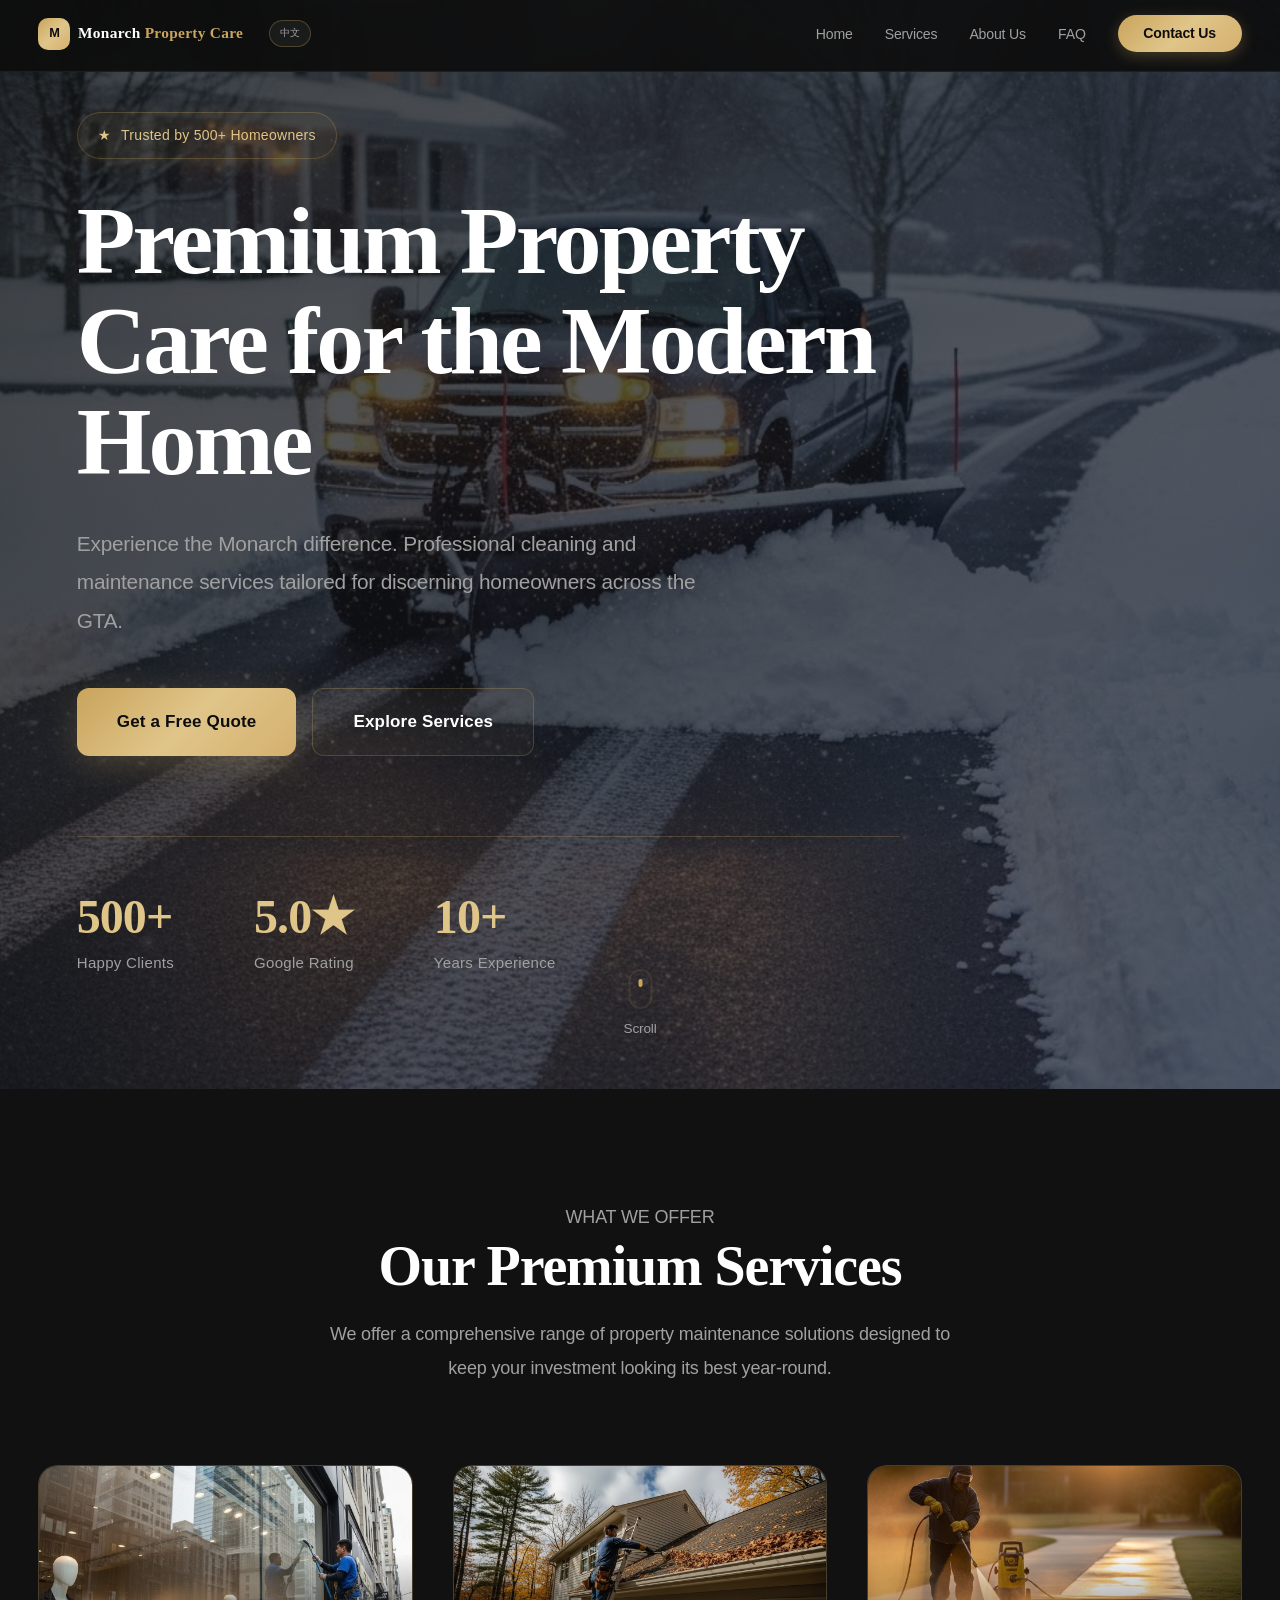
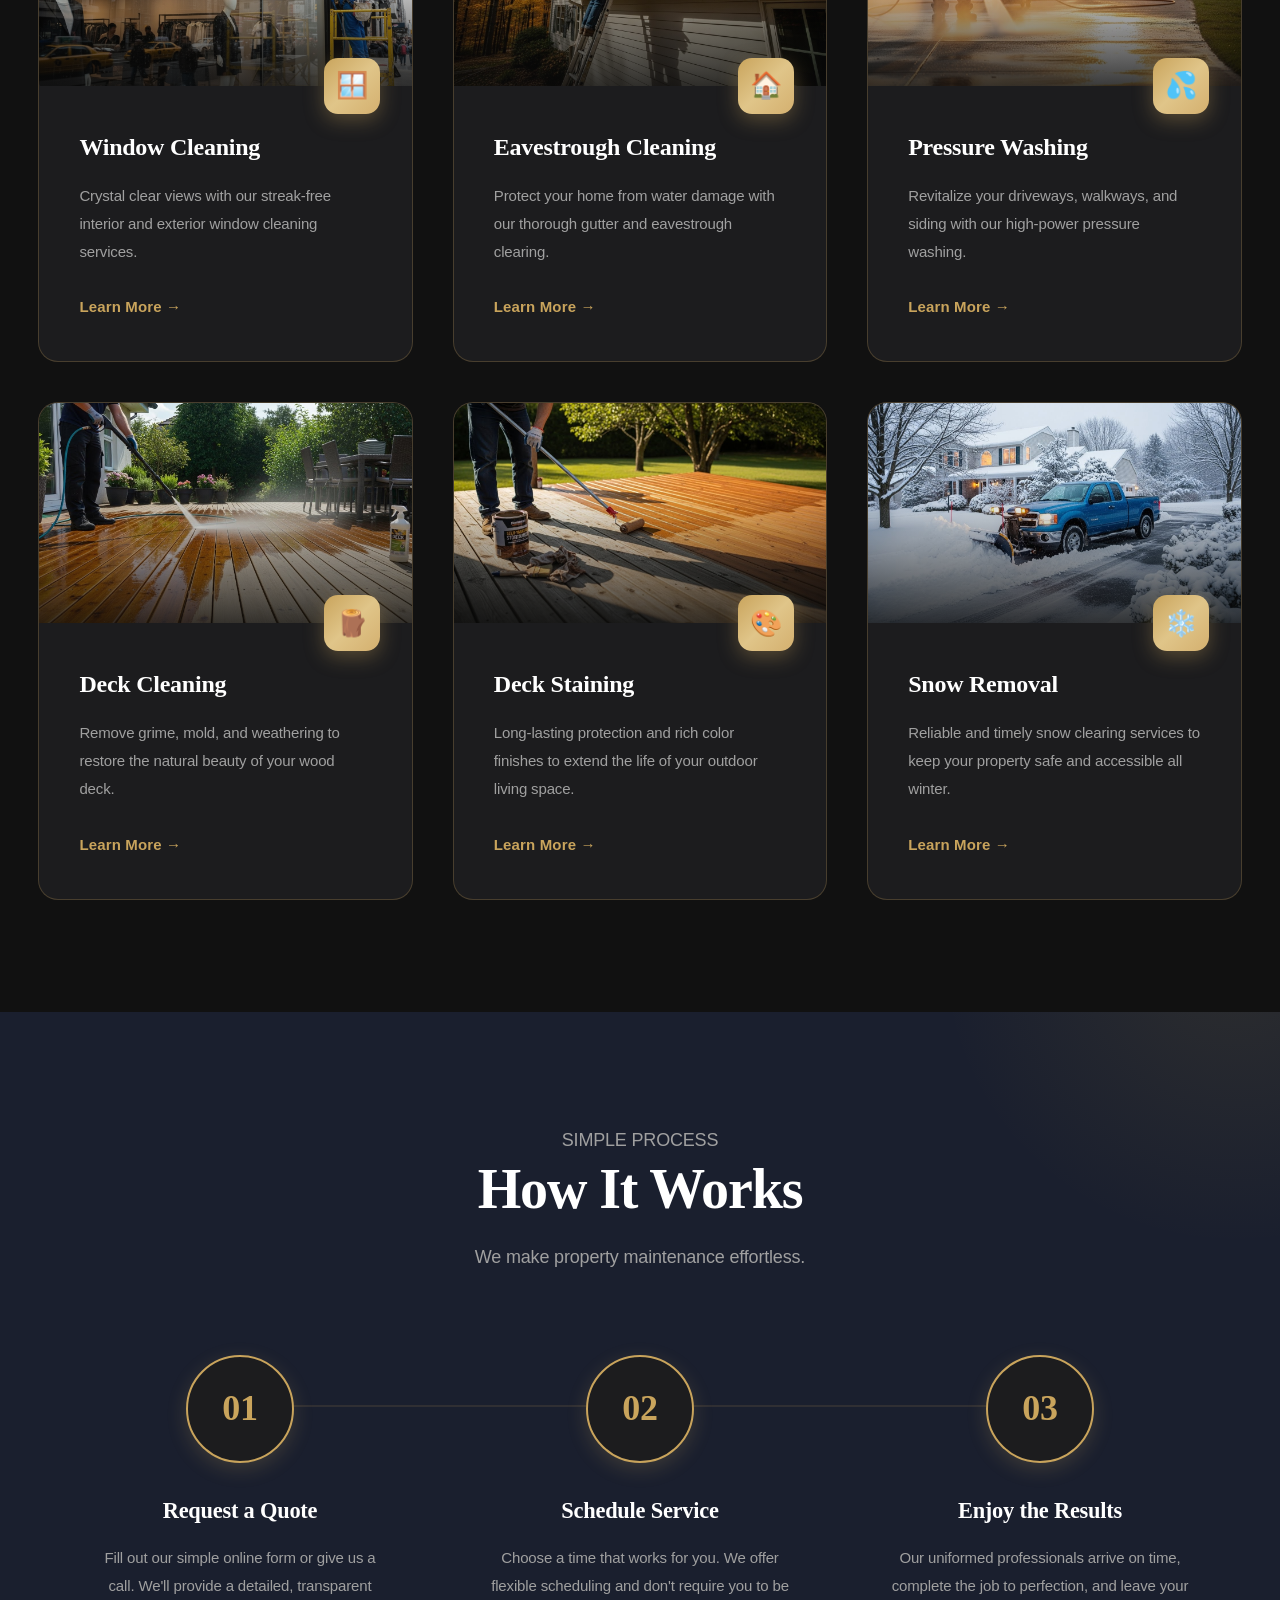
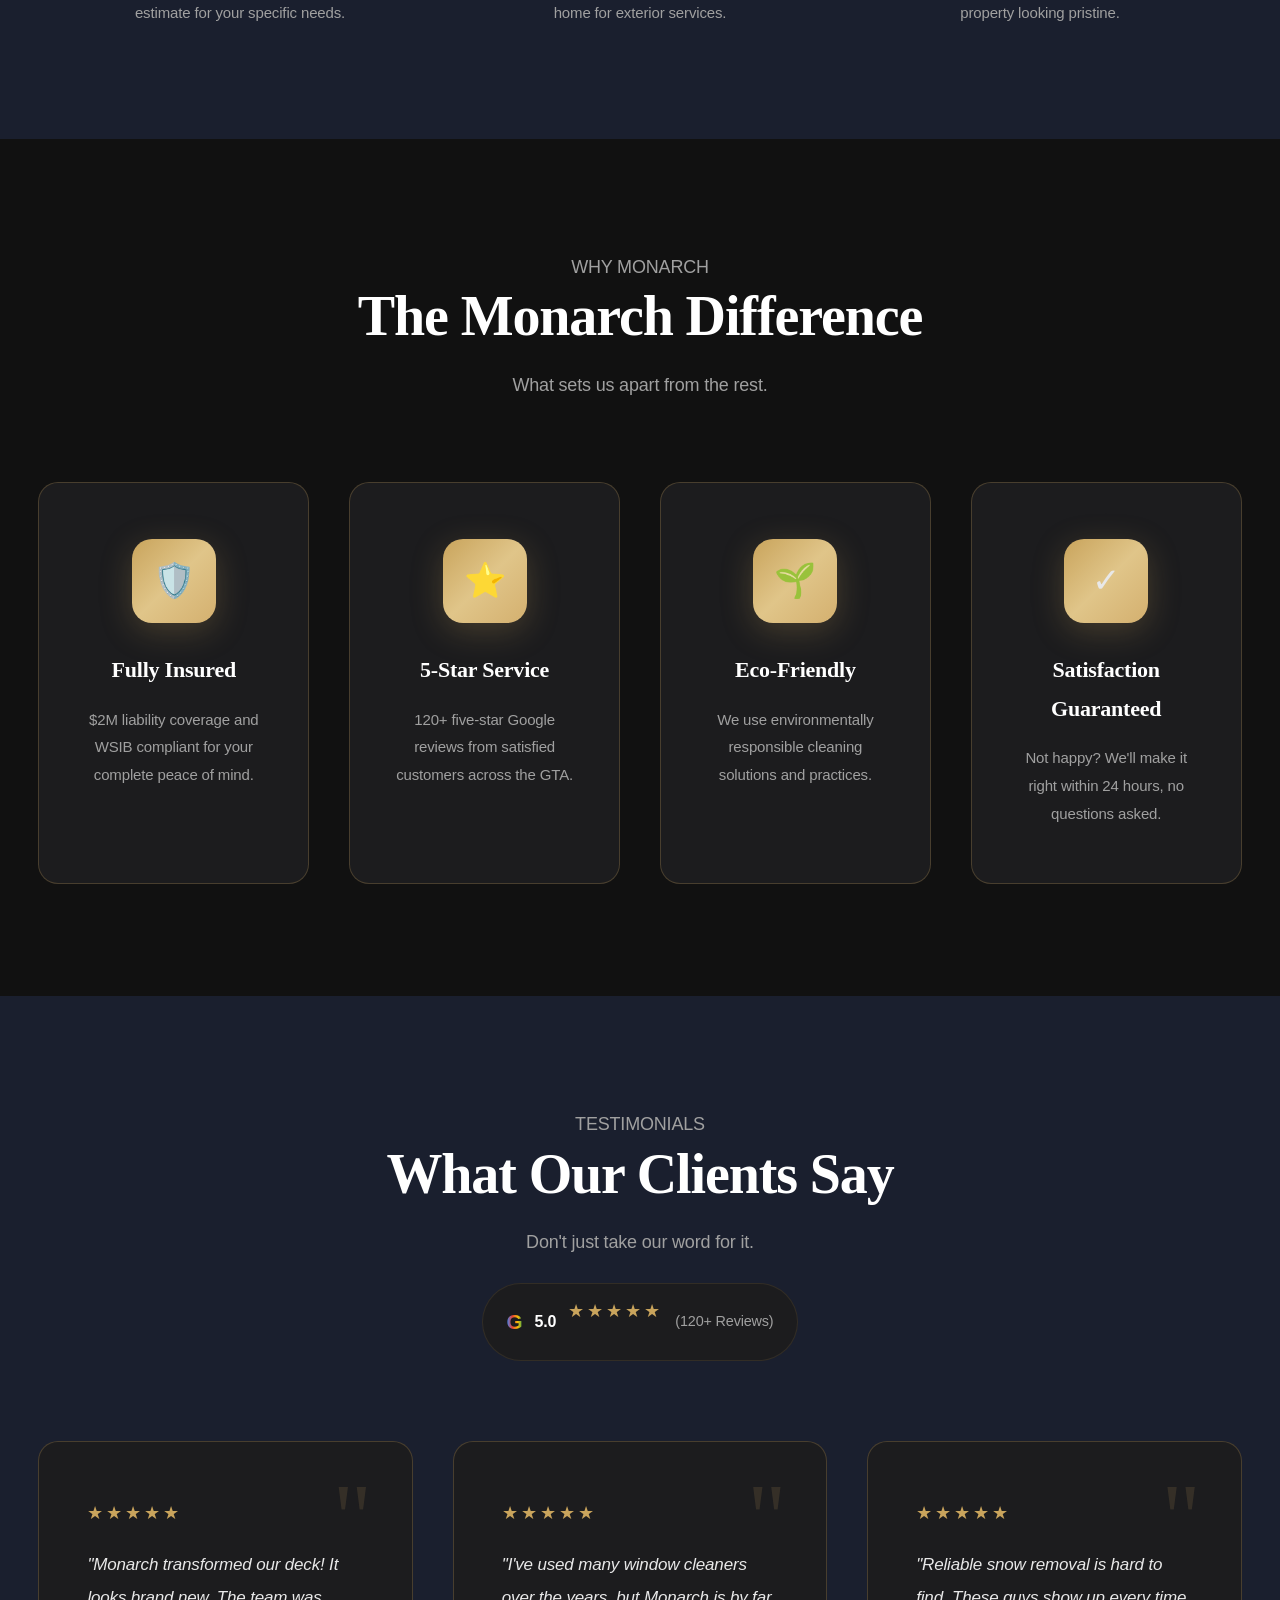
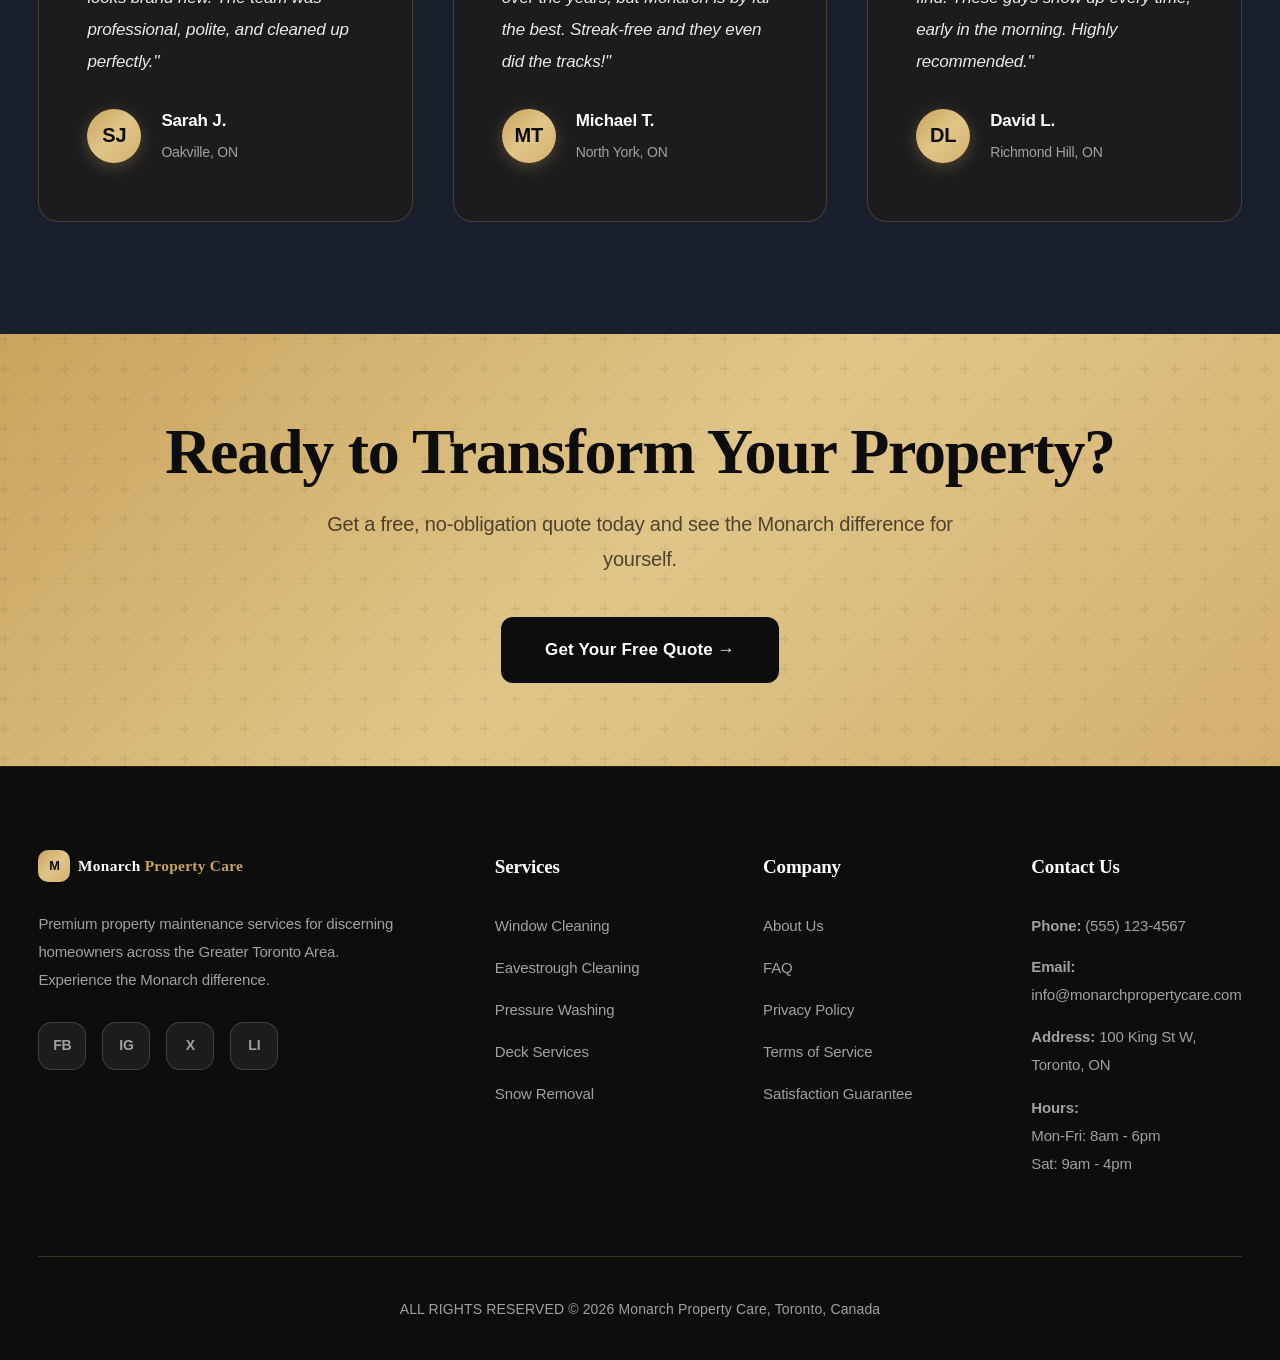
<file: index.html>
<!DOCTYPE html>
<html lang="en">
<head>
    <meta charset="UTF-8">
    <meta name="viewport" content="width=device-width, initial-scale=1.0">
    <title>Monarch Property Care | Premium Property Maintenance Toronto</title>
    <link rel="stylesheet" href="css/style.css">
    <script src="js/translations.js"></script>
</head>
<body>

    <!-- Header Placeholder -->
    <div id="header-placeholder"></div>

    <!-- Hero Section -->
    <section class="hero">
        <div id="canvas-container"></div>
        <div class="hero-content">
            <div class="hero-badge" data-i18n="home.hero.badge">Trusted by 500+ Homeowners</div>
            <h1 data-i18n="home.hero.title">Elevate Your <span>Property's</span> Potential</h1>
            <p data-i18n="home.hero.subtitle">Premium cleaning and maintenance services crafted for the modern homeowner. We don't just clean — we transform.</p>
            <div class="hero-buttons">
                <a href="contact.html" class="btn-primary" data-i18n="home.hero.cta">Get Free Quote →</a>
                <a href="services.html" class="btn-secondary" data-i18n="home.hero.cta2">Explore Services</a>
            </div>
            <div class="hero-stats">
                <div class="stat-item">
                    <h3>500+</h3>
                    <p data-i18n="home.stats.clients">Happy Clients</p>
                </div>
                <div class="stat-item">
                    <h3>5.0★</h3>
                    <p data-i18n="home.stats.rating">Google Rating</p>
                </div>
                <div class="stat-item">
                    <h3>10+</h3>
                    <p data-i18n="home.stats.years">Years Experience</p>
                </div>
            </div>
        </div>
        <div class="scroll-indicator">
            <span></span>
            Scroll
        </div>
    </section>

    <!-- Services Section -->
    <section class="services-section" id="services">
        <div class="section-title animate-on-scroll">
            <p class="section-label" data-i18n="home.services.label">What We Offer</p>
            <h2 data-i18n="home.services.title">Premium Property Services</h2>
            <p data-i18n="home.services.subtitle">Comprehensive solutions to keep your investment pristine year-round.</p>
        </div>

        <div class="services-grid">
            <!-- Window Cleaning -->
            <div class="service-card animate-on-scroll">
                <div class="service-image">
                    <img src="Image Assets/Services/window cleaning after.png" alt="Window Cleaning">
                </div>
                <div class="service-content">
                    <div class="service-icon">🪟</div>
                    <h3 data-i18n="home.services.window.title">Window Cleaning</h3>
                    <p data-i18n="home.services.window.desc">Crystal clear views with streak-free, professional-grade interior and exterior cleaning.</p>
                    <a href="services.html#window-cleaning" class="service-link" data-i18n="home.services.learn">Learn More →</a>
                </div>
            </div>

            <!-- Eavestrough Cleaning -->
            <div class="service-card animate-on-scroll">
                <div class="service-image">
                    <img src="Image Assets/Index/Eavestrough Cleaning.jpeg" alt="Eavestrough Cleaning">
                </div>
                <div class="service-content">
                    <div class="service-icon">🏠</div>
                    <h3 data-i18n="home.services.eaves.title">Eavestrough Cleaning</h3>
                    <p data-i18n="home.services.eaves.desc">Protect your home from water damage with thorough gutter clearing and maintenance.</p>
                    <a href="services.html#eavestrough-cleaning" class="service-link" data-i18n="home.services.learn">Learn More →</a>
                </div>
            </div>

            <!-- Pressure Washing -->
            <div class="service-card animate-on-scroll">
                <div class="service-image">
                    <img src="Image Assets/Index/pressure washing.jpeg" alt="Pressure Washing">
                </div>
                <div class="service-content">
                    <div class="service-icon">💦</div>
                    <h3 data-i18n="home.services.pressure.title">Pressure Washing</h3>
                    <p data-i18n="home.services.pressure.desc">Revitalize driveways, walkways, and siding with high-power surface restoration.</p>
                    <a href="services.html#pressure-washing" class="service-link" data-i18n="home.services.learn">Learn More →</a>
                </div>
            </div>

            <!-- Deck Cleaning -->
            <div class="service-card animate-on-scroll">
                <div class="service-image">
                    <img src="Image Assets/Index/deck cleaning.jpeg" alt="Deck Cleaning">
                </div>
                <div class="service-content">
                    <div class="service-icon">🪵</div>
                    <h3 data-i18n="home.services.deck.title">Deck Cleaning</h3>
                    <p data-i18n="home.services.deck.desc">Remove grime and weathering to restore your deck's natural beauty.</p>
                    <a href="services.html#deck-services" class="service-link" data-i18n="home.services.learn">Learn More →</a>
                </div>
            </div>

            <!-- Deck Staining -->
            <div class="service-card animate-on-scroll">
                <div class="service-image">
                    <img src="Image Assets/Index/Deck Staining.jpeg" alt="Deck Staining">
                </div>
                <div class="service-content">
                    <div class="service-icon">🎨</div>
                    <h3 data-i18n="home.services.stain.title">Deck Staining</h3>
                    <p data-i18n="home.services.stain.desc">Long-lasting protection with rich, beautiful finishes for your outdoor space.</p>
                    <a href="services.html#deck-services" class="service-link" data-i18n="home.services.learn">Learn More →</a>
                </div>
            </div>

            <!-- Snow Removal -->
            <div class="service-card animate-on-scroll">
                <div class="service-image">
                    <img src="Image Assets/Index/snow removal.jpeg" alt="Snow Removal">
                </div>
                <div class="service-content">
                    <div class="service-icon">❄️</div>
                    <h3 data-i18n="home.services.snow.title">Snow Removal</h3>
                    <p data-i18n="home.services.snow.desc">Reliable winter services to keep your property safe and accessible all season.</p>
                    <a href="services.html#snow-removal" class="service-link" data-i18n="home.services.learn">Learn More →</a>
                </div>
            </div>
        </div>
    </section>

    <!-- How It Works Section -->
    <section class="how-it-works-section">
        <div class="section-title animate-on-scroll">
            <p class="section-label" data-i18n="home.how.label">Simple Process</p>
            <h2 data-i18n="home.how.title">How It Works</h2>
            <p data-i18n="home.how.subtitle">Getting started is effortless. Here's how we deliver excellence.</p>
        </div>
        <div class="steps-grid">
            <div class="step-card animate-on-scroll">
                <div class="step-number">01</div>
                <h3 data-i18n="home.how.step1.title">Request a Quote</h3>
                <p data-i18n="home.how.step1.desc">Fill out our simple form or call us. We provide transparent, detailed estimates tailored to your needs.</p>
            </div>
            <div class="step-card animate-on-scroll">
                <div class="step-number">02</div>
                <h3 data-i18n="home.how.step2.title">Schedule Service</h3>
                <p data-i18n="home.how.step2.desc">Choose a time that works for you. Flexible scheduling — no need to be home for exterior services.</p>
            </div>
            <div class="step-card animate-on-scroll">
                <div class="step-number">03</div>
                <h3 data-i18n="home.how.step3.title">Enjoy Results</h3>
                <p data-i18n="home.how.step3.desc">Our professionals arrive on time, complete the job to perfection, and leave your property pristine.</p>
            </div>
        </div>
    </section>

    <!-- Why Choose Us Section -->
    <section class="features-section">
        <div class="section-title animate-on-scroll">
            <p class="section-label" data-i18n="home.why.label">Why Monarch</p>
            <h2 data-i18n="home.why.title">The Monarch Difference</h2>
            <p data-i18n="home.why.subtitle">What sets us apart from the rest.</p>
        </div>
        <div class="features-grid">
            <div class="feature-card animate-on-scroll">
                <div class="feature-icon">🛡️</div>
                <h3 data-i18n="home.why.f1.title">Fully Insured</h3>
                <p data-i18n="home.why.f1.desc">$2M liability coverage and WSIB compliant for your complete peace of mind.</p>
            </div>
            <div class="feature-card animate-on-scroll">
                <div class="feature-icon">⭐</div>
                <h3 data-i18n="home.why.f2.title">5-Star Service</h3>
                <p data-i18n="home.why.f2.desc">120+ five-star Google reviews from satisfied customers across the GTA.</p>
            </div>
            <div class="feature-card animate-on-scroll">
                <div class="feature-icon">🌱</div>
                <h3 data-i18n="home.why.f3.title">Eco-Friendly</h3>
                <p data-i18n="home.why.f3.desc">We use environmentally responsible cleaning solutions and practices.</p>
            </div>
            <div class="feature-card animate-on-scroll">
                <div class="feature-icon">✓</div>
                <h3 data-i18n="home.why.f4.title">Satisfaction Guaranteed</h3>
                <p data-i18n="home.why.f4.desc">Not happy? We'll make it right within 24 hours, no questions asked.</p>
            </div>
        </div>
    </section>

    <!-- Testimonials Section -->
    <section class="testimonials-section">
        <div class="section-title animate-on-scroll">
            <p class="section-label" data-i18n="home.testimonials.label">Testimonials</p>
            <h2 data-i18n="home.testimonials.title">What Our Clients Say</h2>
            <p data-i18n="home.testimonials.subtitle">Don't just take our word for it.</p>
            <a href="https://www.google.com/maps" target="_blank" style="text-decoration: none;">
                <div class="google-rating">
                    <span class="google-logo">G</span>
                    <span class="rating-score">5.0</span>
                    <span class="stars">★★★★★</span>
                    <span class="review-count">(120+ Reviews)</span>
                </div>
            </a>
        </div>
        <div class="testimonials-grid">
            <div class="testimonial-card animate-on-scroll">
                <div class="stars">★★★★★</div>
                <p class="quote" data-i18n="home.testimonials.1">"Monarch transformed our deck! It looks brand new. The team was professional, polite, and cleaned up perfectly."</p>
                <div class="testimonial-author">
                    <div class="author-avatar">SJ</div>
                    <div class="author-info">
                        <h4>Sarah J.</h4>
                        <p>Oakville, ON</p>
                    </div>
                </div>
            </div>
            <div class="testimonial-card animate-on-scroll">
                <div class="stars">★★★★★</div>
                <p class="quote" data-i18n="home.testimonials.2">"I've used many window cleaners over the years, but Monarch is by far the best. Streak-free and they even did the tracks!"</p>
                <div class="testimonial-author">
                    <div class="author-avatar">MT</div>
                    <div class="author-info">
                        <h4>Michael T.</h4>
                        <p>North York, ON</p>
                    </div>
                </div>
            </div>
            <div class="testimonial-card animate-on-scroll">
                <div class="stars">★★★★★</div>
                <p class="quote" data-i18n="home.testimonials.3">"Reliable snow removal is hard to find. These guys show up every time, early in the morning. Highly recommended."</p>
                <div class="testimonial-author">
                    <div class="author-avatar">DL</div>
                    <div class="author-info">
                        <h4>David L.</h4>
                        <p>Richmond Hill, ON</p>
                    </div>
                </div>
            </div>
        </div>
    </section>

    <!-- CTA Section -->
    <section class="cta-section">
        <div class="cta-content animate-on-scroll">
            <h2 data-i18n="home.cta.title">Ready to Transform Your Property?</h2>
            <p data-i18n="home.cta.subtitle">Get a free, no-obligation quote today and see the Monarch difference for yourself.</p>
            <a href="contact.html" class="btn-dark" data-i18n="home.cta.button">Get Your Free Quote →</a>
        </div>
    </section>

    <!-- Footer Placeholder -->
    <footer>
        <div id="footer-placeholder"></div>
    </footer>

    <!-- Scripts -->
    <script src="js/main.js"></script>

</body>
</html>
</file>
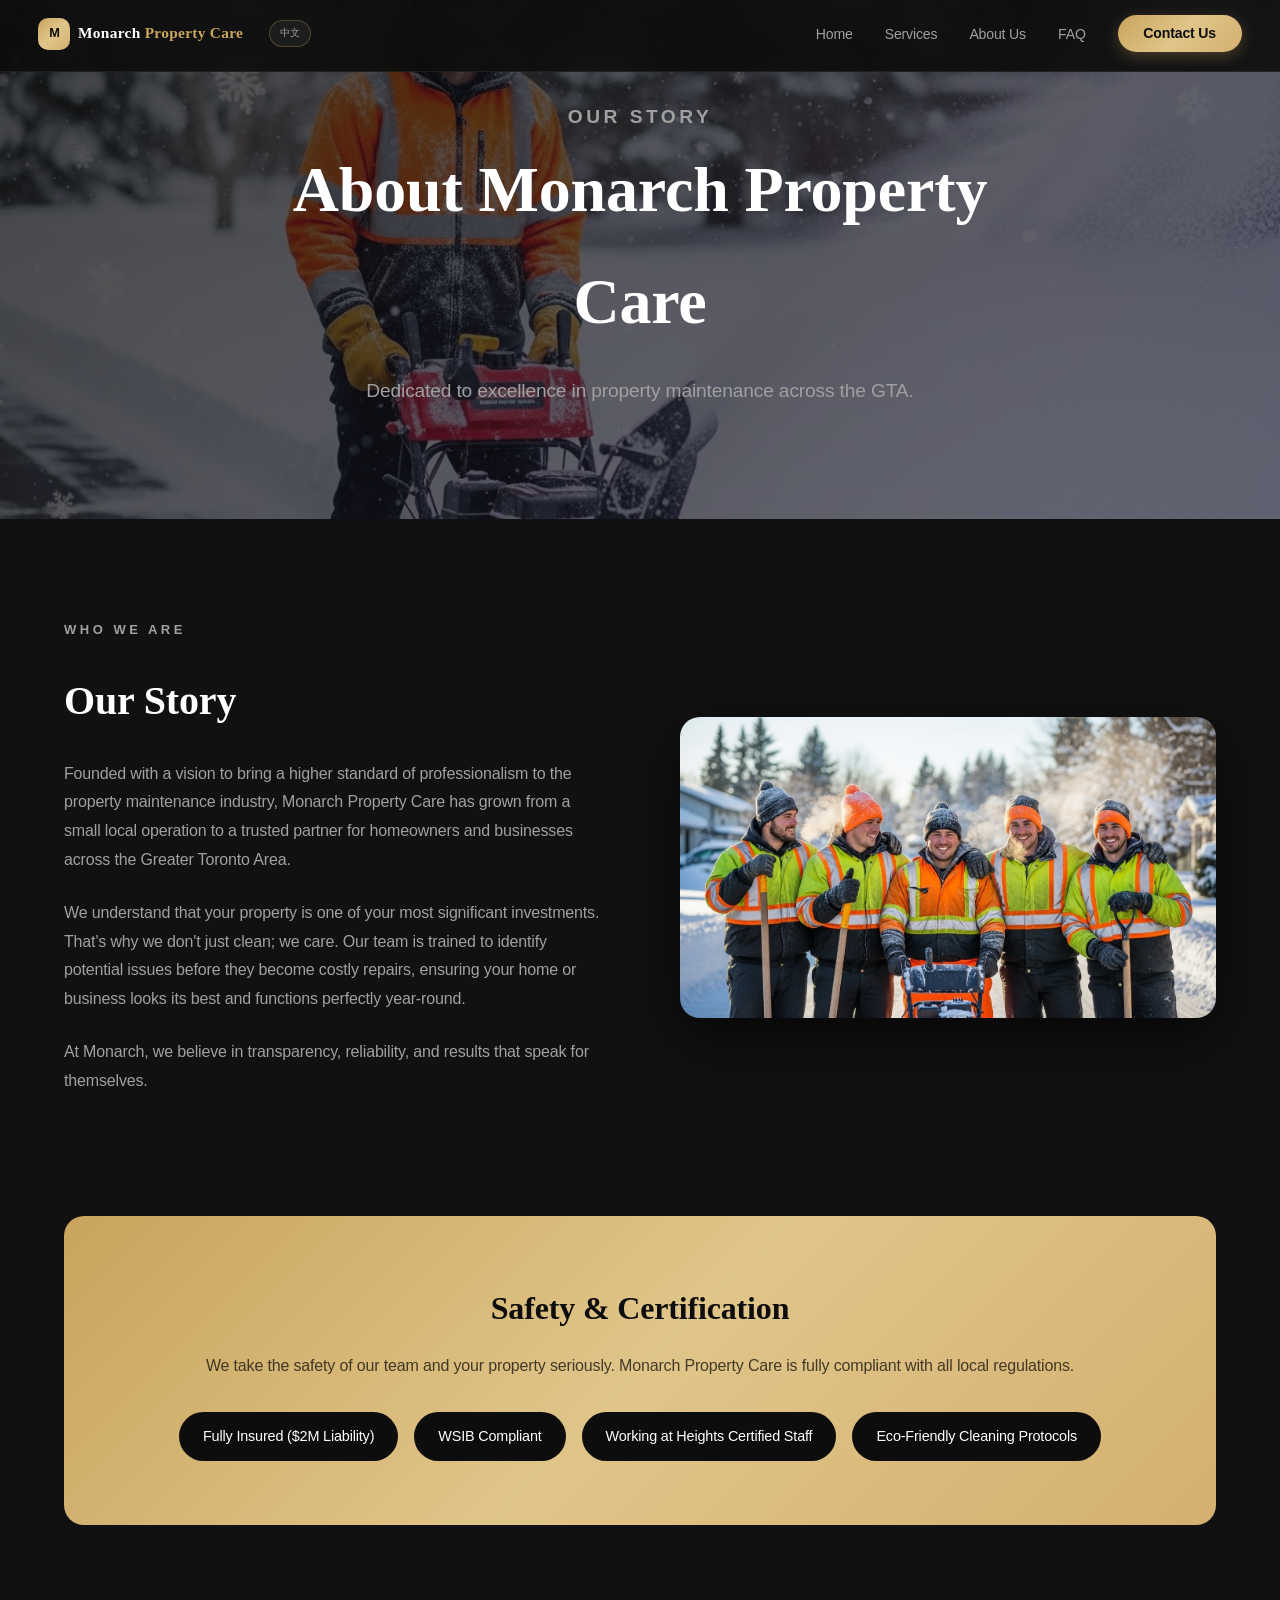
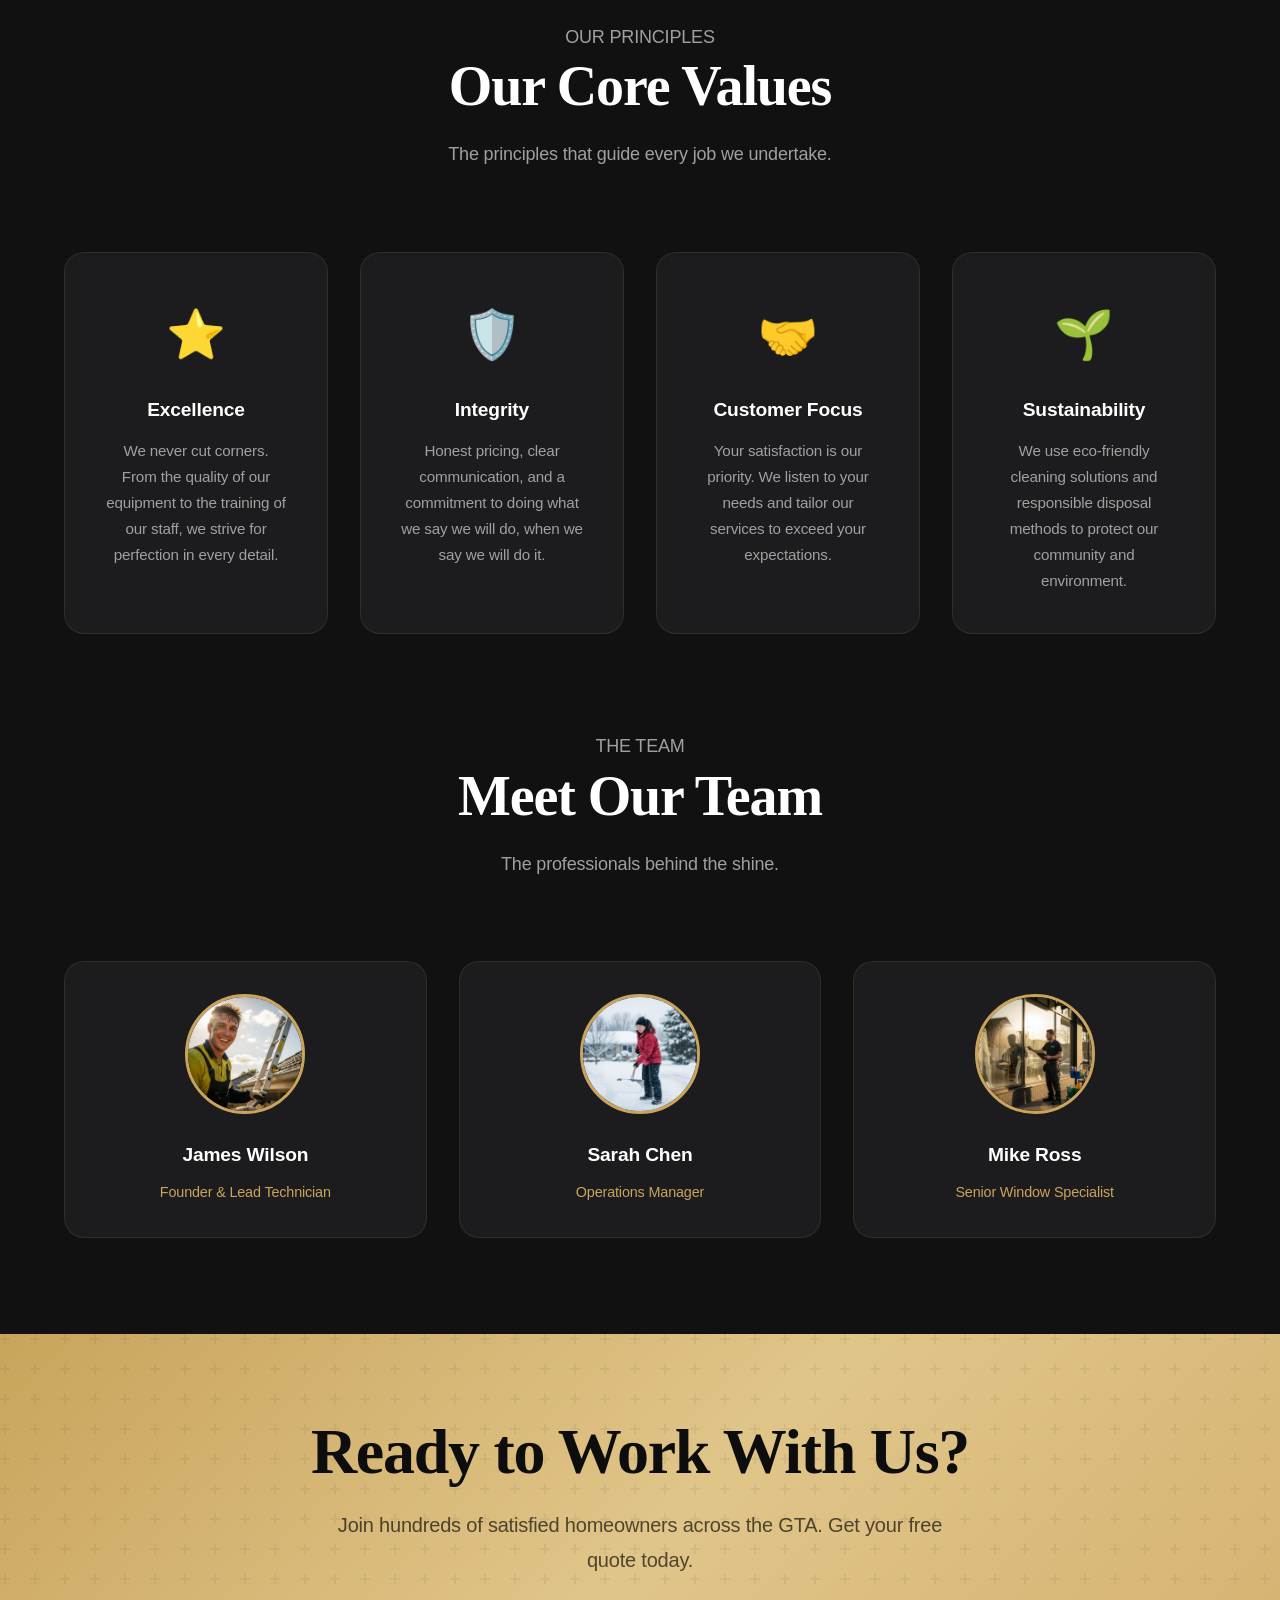
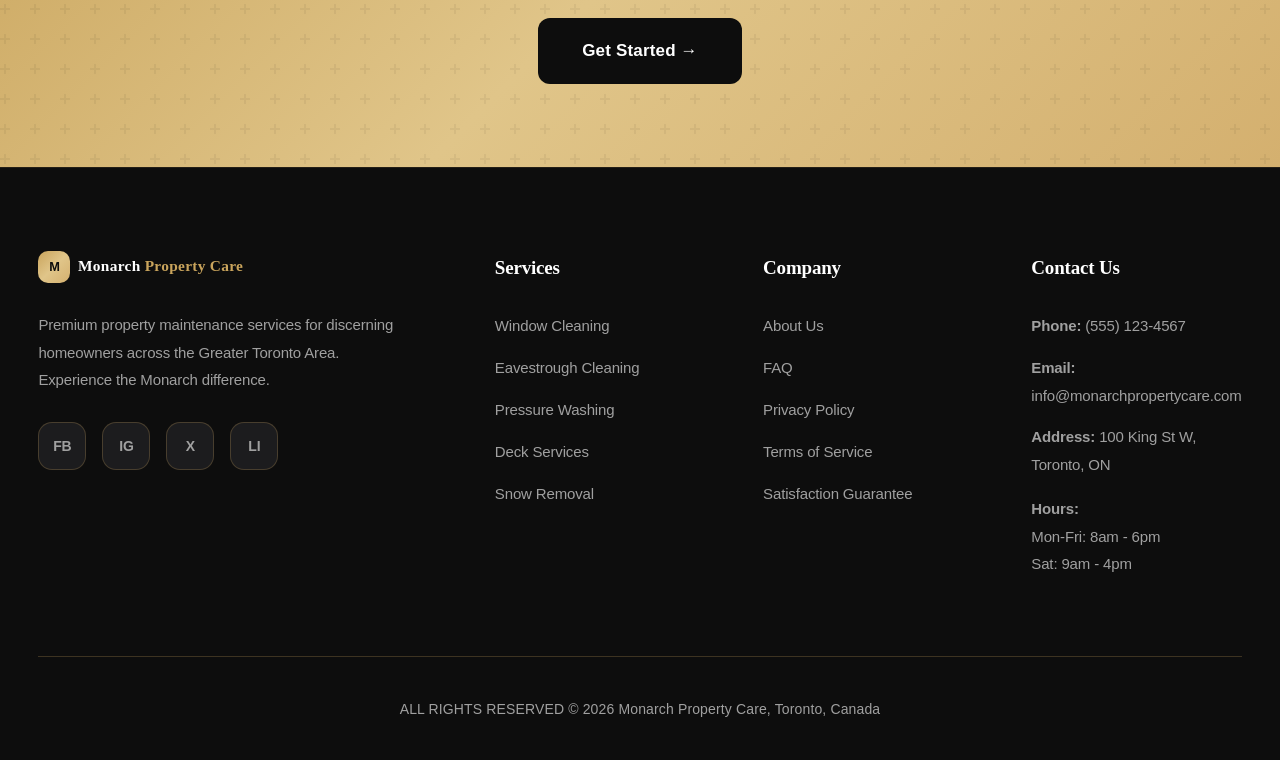
<file: about.html>
<!DOCTYPE html>
<html lang="en">
<head>
    <meta charset="UTF-8">
    <meta name="viewport" content="width=device-width, initial-scale=1.0">
    <title>About Us | Monarch Property Care</title>
    <link rel="stylesheet" href="css/style.css">
    <script src="js/translations.js"></script>
</head>
<body>

    <!-- Header Placeholder -->
    <div id="header-placeholder"></div>

    <!-- Page Hero -->
    <section class="page-hero" style="background-image: url('Image Assets/About Us/about us hero section.jpeg');">
        <div class="hero-content">
            <p class="section-label" data-i18n="about.hero.label">Our Story</p>
            <h1 data-i18n="about.hero.title">About Monarch Property Care</h1>
            <p data-i18n="about.hero.subtitle">Dedicated to excellence in property maintenance across the Greater Toronto Area.</p>
        </div>
    </section>

    <!-- About Content -->
    <section class="about-section">
        <div class="about-grid animate-on-scroll">
            <div class="about-content">
                <p class="section-label" data-i18n="about.story.label">Who We Are</p>
                <h2 data-i18n="about.story.title">Our Story</h2>
                <p data-i18n="about.story.p1">Founded with a vision to bring a higher standard of professionalism to the property maintenance industry, Monarch Property Care has grown from a small local operation to a trusted partner for homeowners and businesses across the Greater Toronto Area.</p>
                <p data-i18n="about.story.p2">We understand that your property is one of your most significant investments. That's why we don't just clean; we care. Our team is trained to identify potential issues before they become costly repairs, ensuring your home or business looks its best and functions perfectly year-round.</p>
                <p data-i18n="about.story.p3">At Monarch, we believe in transparency, reliability, and results that speak for themselves. Every job we take on is an opportunity to exceed expectations.</p>
            </div>
            <div class="about-image">
                <img src="Image Assets/About Us/snow removal team.jpeg" alt="Our Team">
            </div>
        </div>

        <!-- Safety & Standards -->
        <div class="safety-section animate-on-scroll">
            <div class="safety-content">
                <h2 data-i18n="about.safety.title">Safety & Certification</h2>
                <p data-i18n="about.safety.desc">We take the safety of our team and your property seriously. Monarch Property Care is fully compliant with all local regulations and industry standards.</p>
                <ul class="safety-list">
                    <li data-i18n="about.safety.l1">Fully Insured ($2M Liability)</li>
                    <li data-i18n="about.safety.l2">WSIB Compliant</li>
                    <li data-i18n="about.safety.l3">Working at Heights Certified</li>
                    <li data-i18n="about.safety.l4">Eco-Friendly Protocols</li>
                </ul>
            </div>
        </div>

        <!-- Core Values -->
        <div class="animate-on-scroll">
            <div class="section-title">
                <p class="section-label" data-i18n="about.values.label">Our Principles</p>
                <h2 data-i18n="about.values.title">Core Values</h2>
                <p data-i18n="about.values.subtitle">The principles that guide every job we undertake.</p>
            </div>
            <div class="values-grid">
                <div class="value-card">
                    <div class="value-icon">⭐</div>
                    <h3 data-i18n="about.values.exc.title">Excellence</h3>
                    <p data-i18n="about.values.exc.desc">We never cut corners. From equipment quality to staff training, we strive for perfection in every detail.</p>
                </div>
                <div class="value-card">
                    <div class="value-icon">🛡️</div>
                    <h3 data-i18n="about.values.int.title">Integrity</h3>
                    <p data-i18n="about.values.int.desc">Honest pricing, clear communication, and a commitment to doing what we say, when we say it.</p>
                </div>
                <div class="value-card">
                    <div class="value-icon">🤝</div>
                    <h3 data-i18n="about.values.cust.title">Customer Focus</h3>
                    <p data-i18n="about.values.cust.desc">Your satisfaction is our priority. We listen to your needs and tailor services to exceed expectations.</p>
                </div>
                <div class="value-card">
                    <div class="value-icon">🌱</div>
                    <h3 data-i18n="about.values.sus.title">Sustainability</h3>
                    <p data-i18n="about.values.sus.desc">We use eco-friendly solutions and responsible disposal methods to protect our community.</p>
                </div>
            </div>
        </div>

        <!-- Team Section -->
        <div class="team-section animate-on-scroll">
            <div class="section-title">
                <p class="section-label" data-i18n="about.team.label">The Team</p>
                <h2 data-i18n="about.team.title">Meet Our Experts</h2>
                <p data-i18n="about.team.subtitle">The professionals behind the shine.</p>
            </div>
            <div class="team-grid">
                <div class="team-member">
                    <img src="Image Assets/About Us/James Wilson.jpeg" alt="James Wilson" class="member-photo">
                    <h3>James Wilson</h3>
                    <p data-i18n="about.team.james">Founder & Lead Technician</p>
                </div>
                <div class="team-member">
                    <img src="Image Assets/About Us/Sarah Chen.jpeg" alt="Sarah Chen" class="member-photo">
                    <h3>Sarah Chen</h3>
                    <p data-i18n="about.team.sarah">Operations Manager</p>
                </div>
                <div class="team-member">
                    <img src="Image Assets/About Us/Mike Ross.jpeg" alt="Mike Ross" class="member-photo">
                    <h3>Mike Ross</h3>
                    <p data-i18n="about.team.mike">Senior Window Specialist</p>
                </div>
            </div>
        </div>
    </section>

    <!-- CTA Section -->
    <section class="cta-section">
        <div class="cta-content animate-on-scroll">
            <h2 data-i18n="about.cta.title">Ready to Work With Us?</h2>
            <p data-i18n="about.cta.subtitle">Join hundreds of satisfied homeowners across the GTA. Get your free quote today.</p>
            <a href="contact.html" class="btn-dark" data-i18n="about.cta.button">Get Started →</a>
        </div>
    </section>

    <!-- Footer Placeholder -->
    <footer>
        <div id="footer-placeholder"></div>
    </footer>

    <!-- Scripts -->
    <script src="js/main.js"></script>

</body>
</html>
</file>
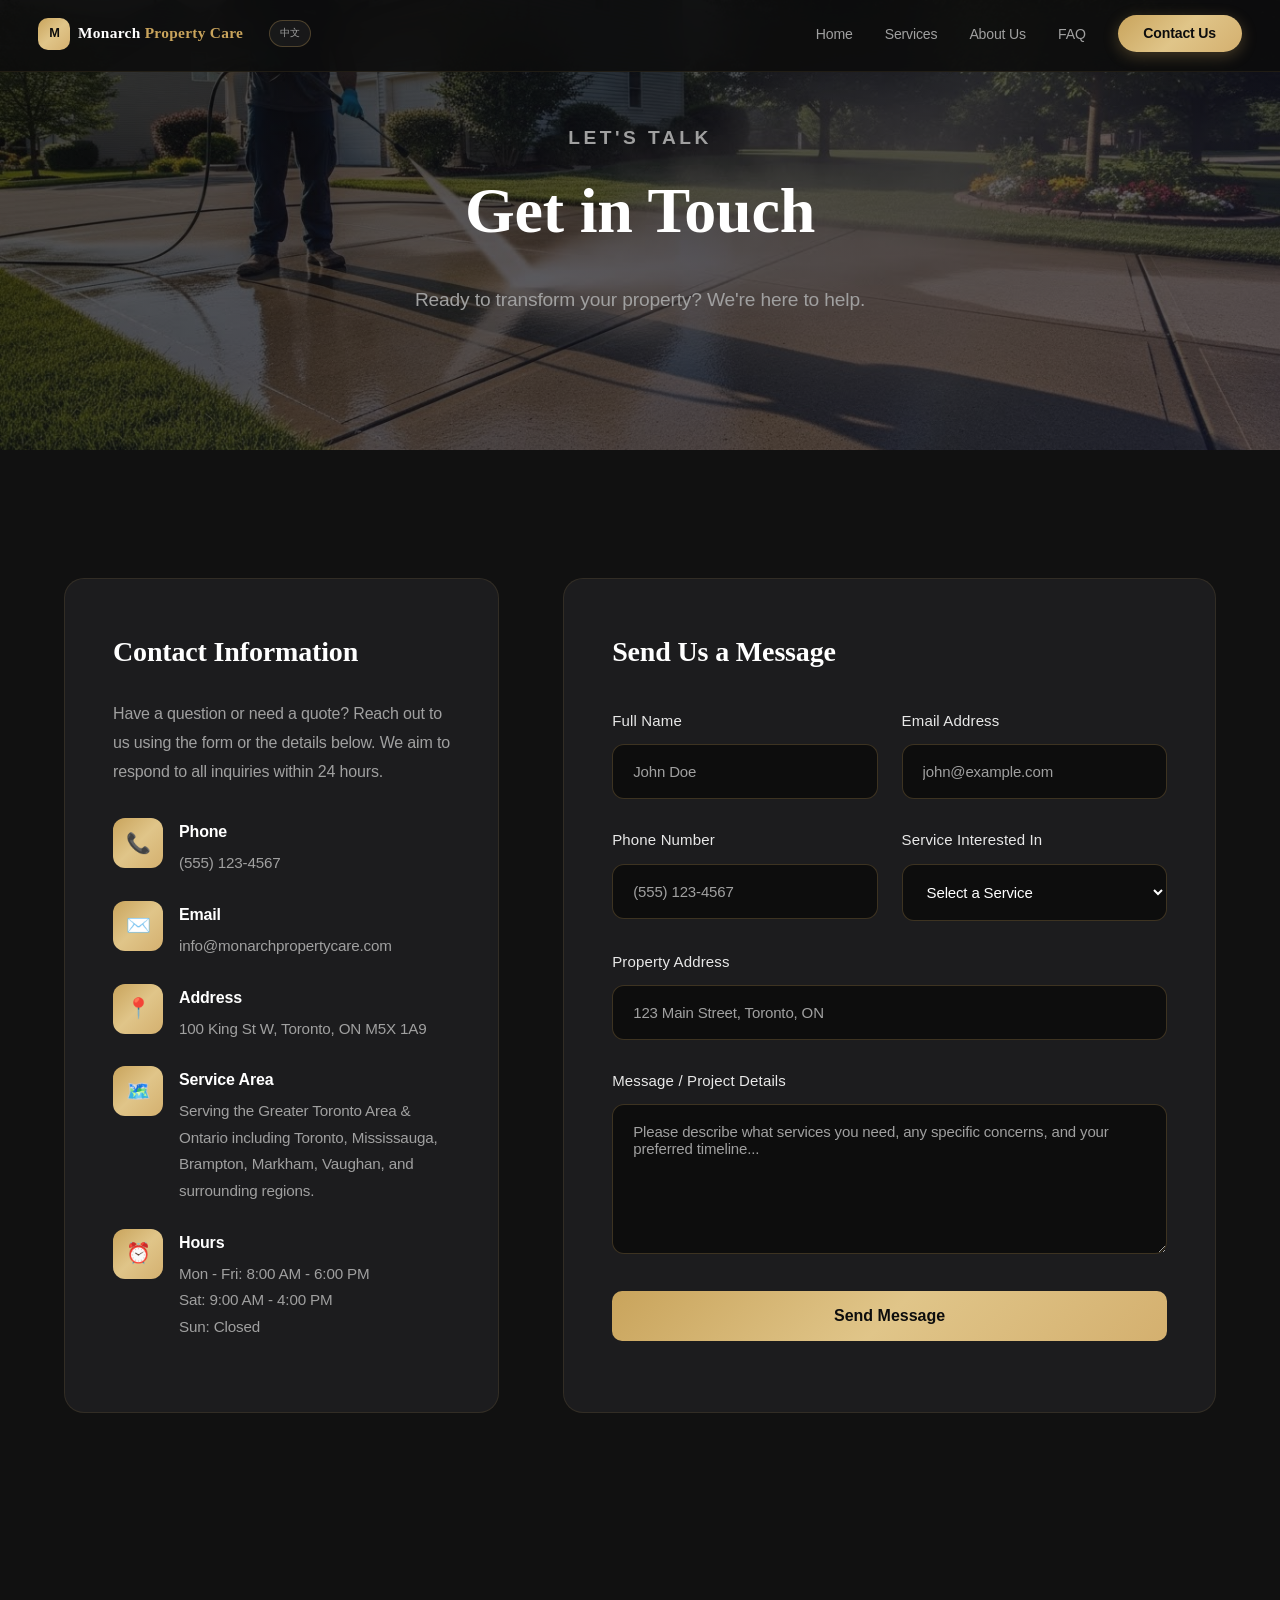
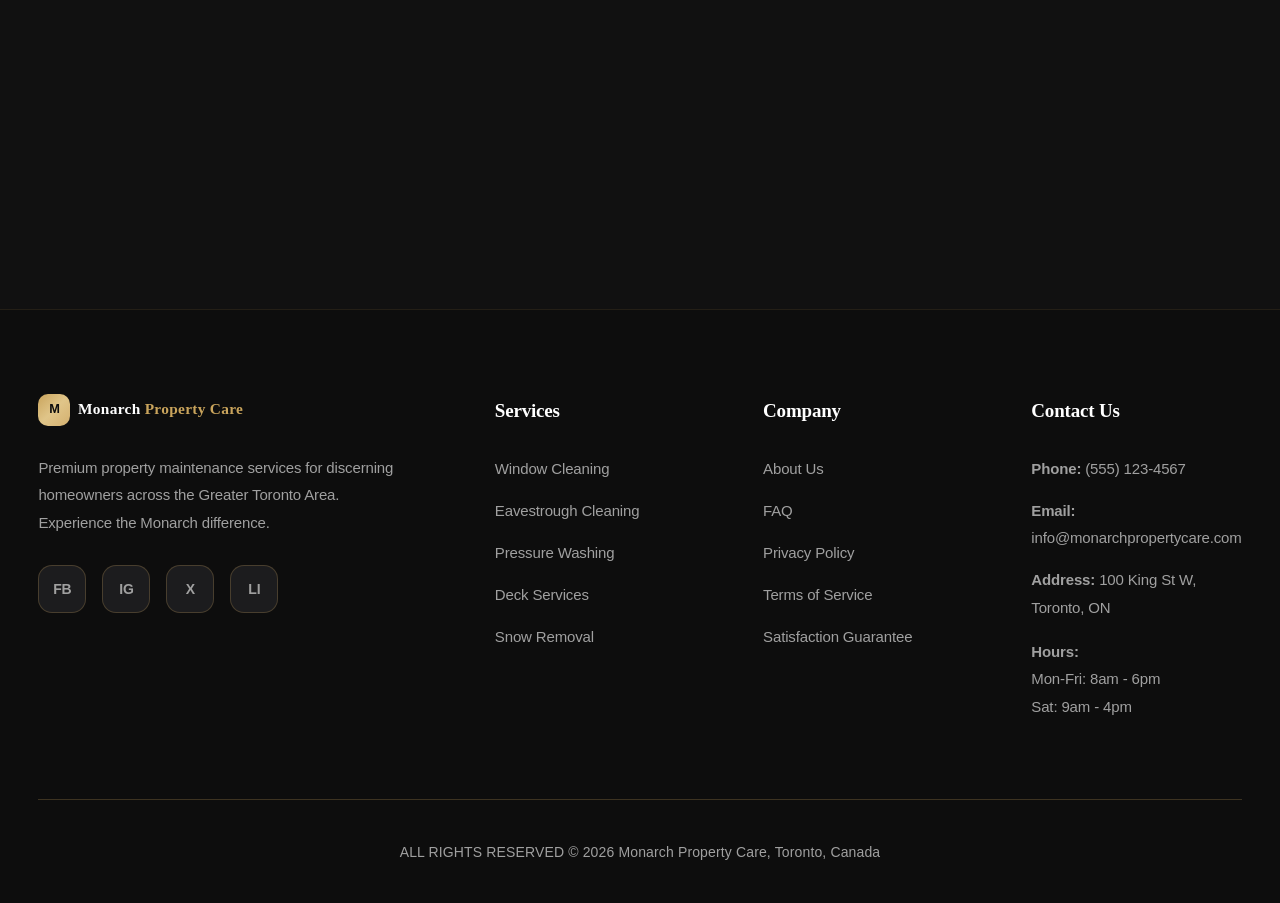
<file: contact.html>
<!DOCTYPE html>
<html lang="en">
<head>
    <meta charset="UTF-8">
    <meta name="viewport" content="width=device-width, initial-scale=1.0">
    <title>Contact Us | Monarch Property Care</title>
    <link rel="stylesheet" href="css/style.css">
    <script src="js/translations.js"></script>
</head>
<body>

    <!-- Header Placeholder -->
    <div id="header-placeholder"></div>

    <!-- Page Hero -->
    <section class="page-hero" style="background-image: url('Image Assets/get in touch hero.jpeg');">
        <div class="hero-content">
            <p class="section-label" data-i18n="contact.hero.label">Let's Talk</p>
            <h1 data-i18n="contact.hero.title">Get in Touch</h1>
            <p data-i18n="contact.hero.subtitle">Ready to transform your property? We're here to help.</p>
        </div>
    </section>

    <!-- Contact Container -->
    <div class="contact-container animate-on-scroll">
        
        <!-- Contact Info -->
        <div class="contact-info">
            <h2 data-i18n="contact.info.title">Contact Information</h2>
            <p data-i18n="contact.info.desc">Have a question or need a quote? Reach out to us using the form or the details below. We aim to respond to all inquiries within 24 hours.</p>
            
            <div class="info-item">
                <div class="info-icon">📞</div>
                <div>
                    <h3 data-i18n="contact.phone.title">Phone</h3>
                    <p>(555) 123-4567</p>
                </div>
            </div>

            <div class="info-item">
                <div class="info-icon">✉️</div>
                <div>
                    <h3 data-i18n="contact.email.title">Email</h3>
                    <p>info@monarchpropertycare.com</p>
                </div>
            </div>

            <div class="info-item">
                <div class="info-icon">📍</div>
                <div>
                    <h3 data-i18n="contact.address.title">Address</h3>
                    <p>100 King St W, Toronto, ON M5X 1A9</p>
                </div>
            </div>

            <div class="info-item">
                <div class="info-icon">🗺️</div>
                <div>
                    <h3 data-i18n="contact.area.title">Service Area</h3>
                    <p data-i18n="contact.area.desc">Serving the Greater Toronto Area including Toronto, Mississauga, Brampton, Markham, Vaughan, Oakville, and surrounding regions.</p>
                </div>
            </div>

            <div class="info-item">
                <div class="info-icon">⏰</div>
                <div>
                    <h3 data-i18n="contact.hours.title">Business Hours</h3>
                    <p data-i18n="contact.hours.desc">Mon - Fri: 8:00 AM - 6:00 PM<br>Sat: 9:00 AM - 4:00 PM<br>Sun: Closed</p>
                </div>
            </div>
        </div>

        <!-- Contact Form -->
        <div class="contact-form-wrapper">
            <h2 data-i18n="contact.form.title">Send Us a Message</h2>
            <form action="#" method="POST">
                <div class="form-row">
                    <div class="form-group">
                        <label for="name" data-i18n="contact.form.name">Full Name *</label>
                        <input type="text" id="name" name="name" required placeholder="John Doe">
                    </div>
                    <div class="form-group">
                        <label for="email" data-i18n="contact.form.email">Email Address *</label>
                        <input type="email" id="email" name="email" required placeholder="john@example.com">
                    </div>
                </div>

                <div class="form-row">
                    <div class="form-group">
                        <label for="phone" data-i18n="contact.form.phone">Phone Number</label>
                        <input type="tel" id="phone" name="phone" placeholder="(555) 123-4567">
                    </div>
                    <div class="form-group">
                        <label for="service" data-i18n="contact.form.service">Service Interested In</label>
                        <select id="service" name="service">
                            <option value="" data-i18n="contact.form.select">Select a Service...</option>
                            <option value="window-cleaning" data-i18n="contact.form.option.window">Window Cleaning</option>
                            <option value="eavestrough" data-i18n="contact.form.option.eaves">Eavestrough Cleaning</option>
                            <option value="pressure-washing" data-i18n="contact.form.option.pressure">Pressure Washing</option>
                            <option value="deck" data-i18n="contact.form.option.deck">Deck Cleaning/Staining</option>
                            <option value="snow" data-i18n="contact.form.option.snow">Snow Removal</option>
                            <option value="other" data-i18n="contact.form.option.other">Other / Multiple Services</option>
                        </select>
                    </div>
                </div>

                <div class="form-group">
                    <label for="address" data-i18n="contact.form.address">Property Address</label>
                    <input type="text" id="address" name="address" placeholder="123 Main Street, Toronto, ON">
                </div>

                <div class="form-group">
                    <label for="message" data-i18n="contact.form.message">Tell Us About Your Project *</label>
                    <textarea id="message" name="message" rows="5" required placeholder="Please describe what services you need, any specific concerns, and your preferred timeline..."></textarea>
                </div>

                <button type="submit" class="btn-submit" data-i18n="contact.form.submit">Send Message →</button>
            </form>
        </div>
    </div>

    <!-- Map Section -->
    <div class="map-section">
        <iframe 
            src="https://www.google.com/maps/embed?pb=!1m18!1m12!1m3!1d2887.2692853965!2d-79.38318!3d43.64856!2m3!1f0!2f0!3f0!3m2!1i1024!2i768!4f13.1!3m3!1m2!1s0x882b34d68bf33a9b%3A0x15edd8c4de1c7581!2sToronto%2C%20ON%2C%20Canada!5e0!3m2!1sen!2sus!4v1234567890"
            width="100%" 
            height="100%" 
            style="border:0;" 
            allowfullscreen="" 
            loading="lazy">
        </iframe>
    </div>

    <!-- Footer Placeholder -->
    <footer>
        <div id="footer-placeholder"></div>
    </footer>

    <!-- Scripts -->
    <script src="js/main.js"></script>

</body>
</html>
</file>
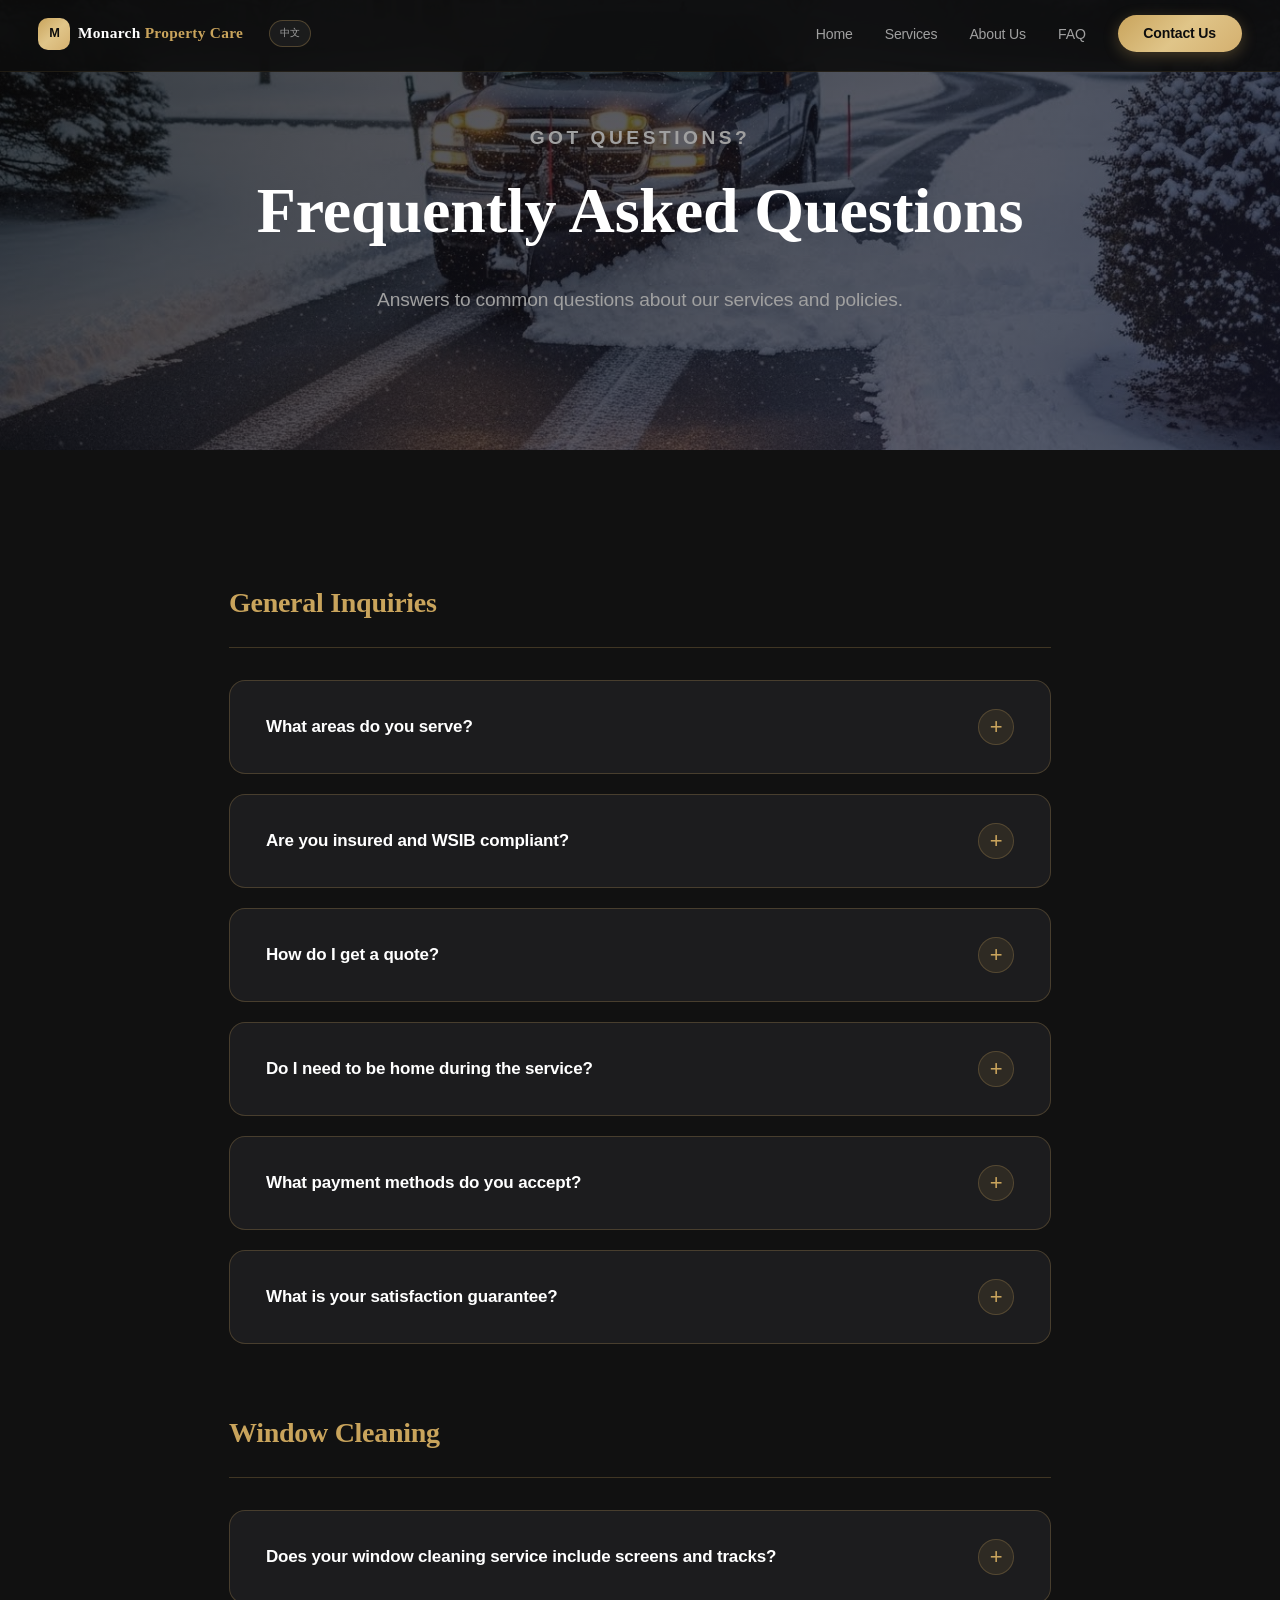
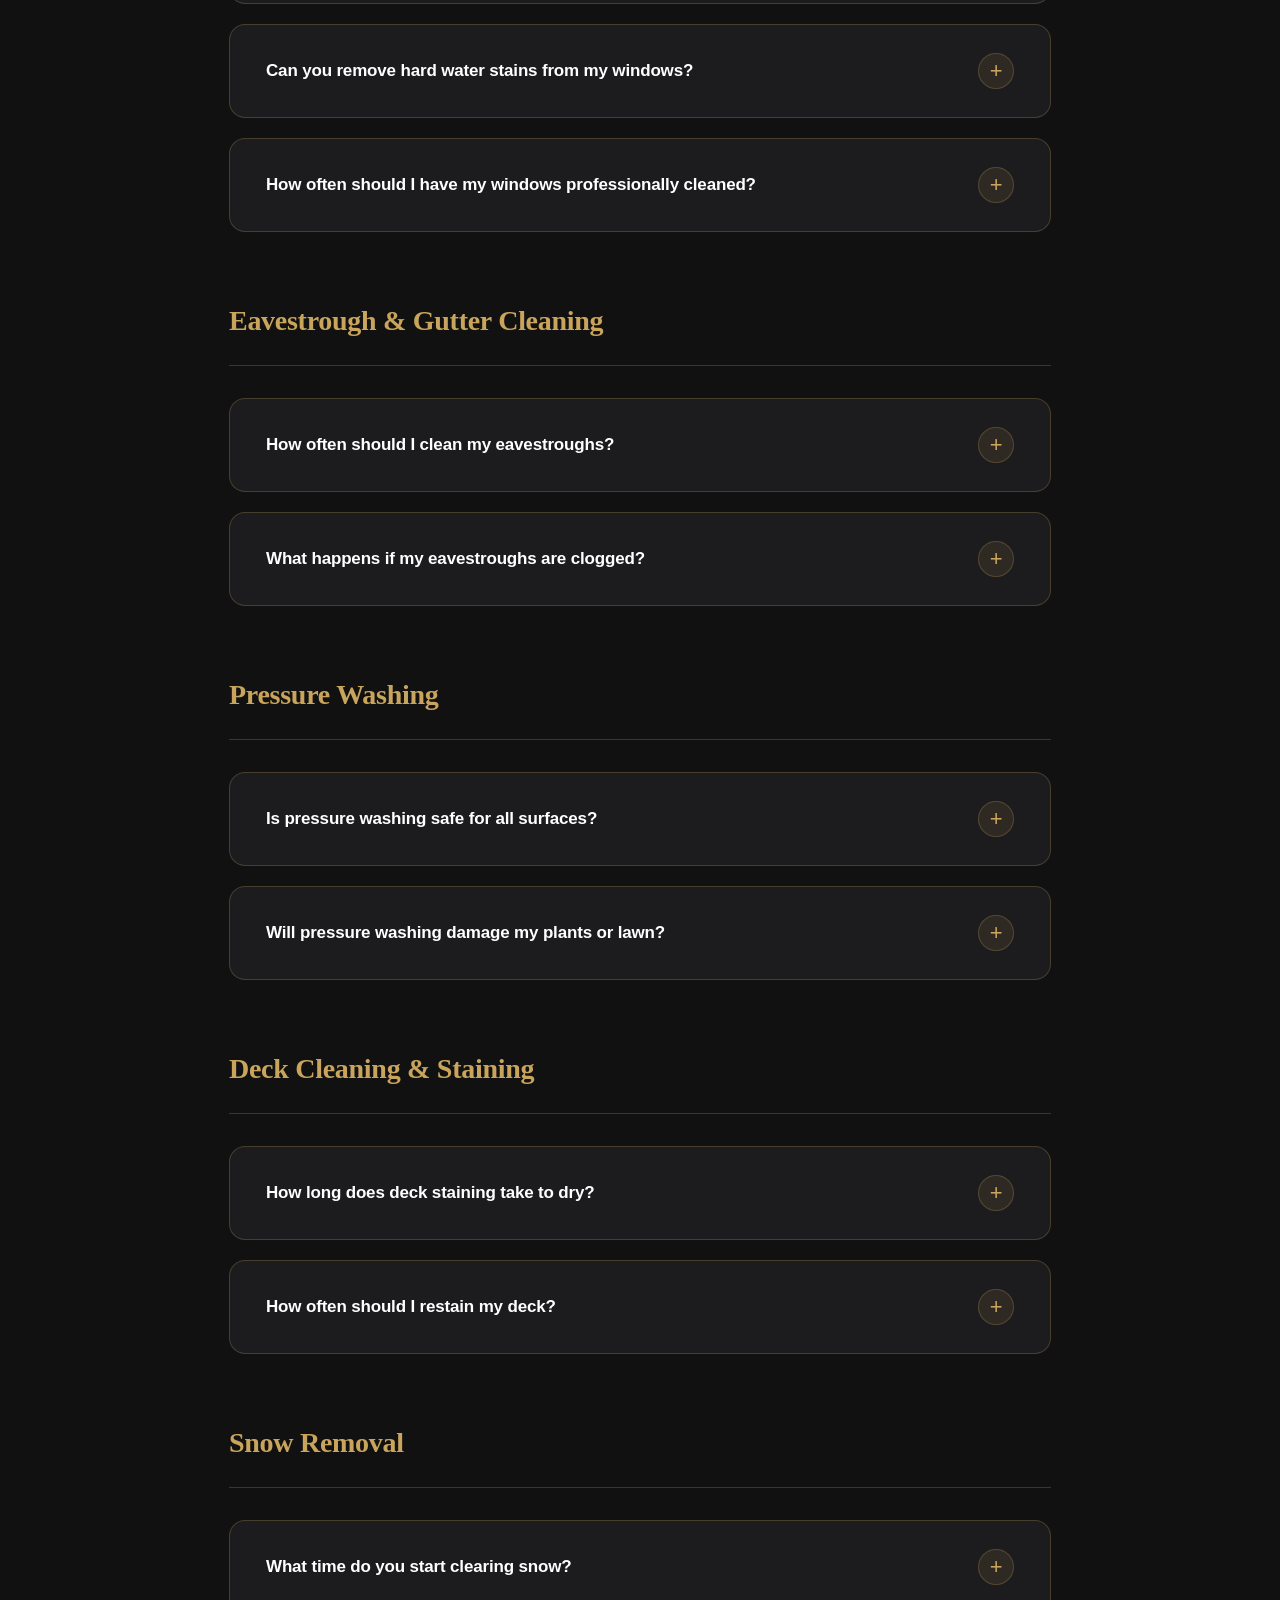
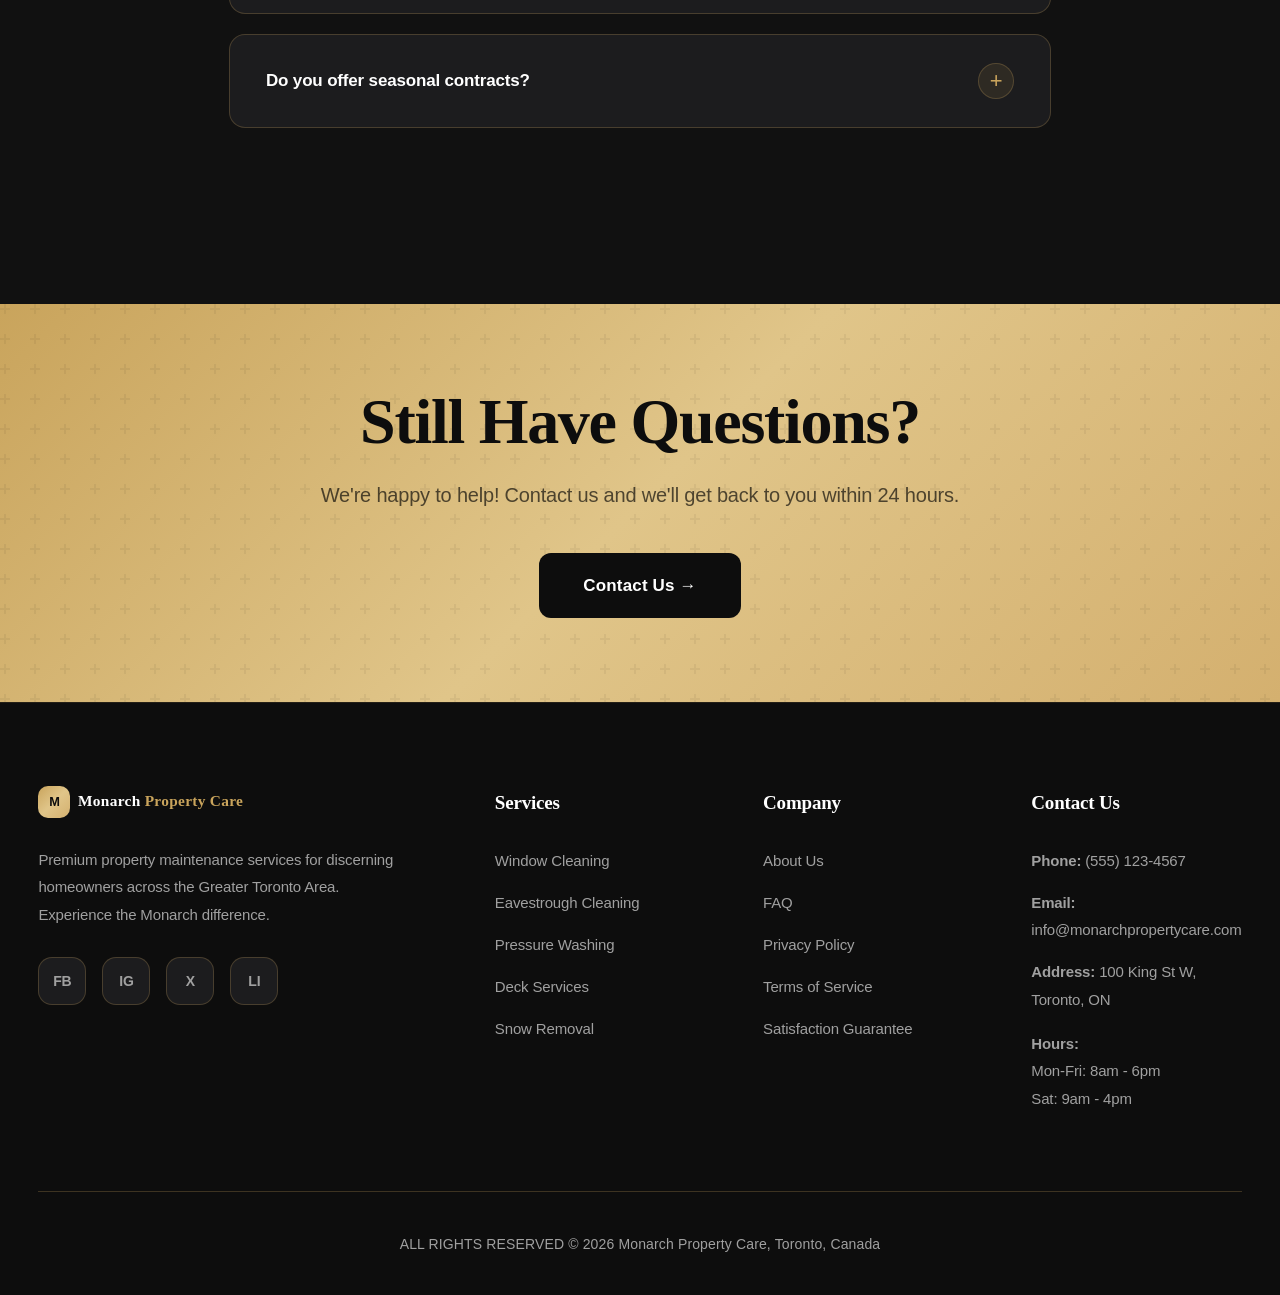
<file: faq.html>
<!DOCTYPE html>
<html lang="en">
<head>
    <meta charset="UTF-8">
    <meta name="viewport" content="width=device-width, initial-scale=1.0">
    <title>FAQ | Monarch Property Care</title>
    <link rel="stylesheet" href="css/style.css">
    <script src="js/translations.js"></script>
</head>
<body>

    <!-- Header Placeholder -->
    <div id="header-placeholder"></div>

    <!-- Page Hero -->
    <section class="page-hero" style="background-image: url('Image Assets/Index/hero section.jpeg');">
        <div class="hero-content">
            <p class="section-label" data-i18n="faq.hero.label">Got Questions?</p>
            <h1 data-i18n="faq.hero.title">Frequently Asked Questions</h1>
            <p data-i18n="faq.hero.subtitle">Answers to common questions about our services and policies.</p>
        </div>
    </section>

    <!-- FAQ Container -->
    <div class="faq-container">
        
        <!-- General Questions -->
        <div class="faq-category animate-on-scroll">
            <h2 data-i18n="faq.gen.title">General Inquiries</h2>
            
            <div class="faq-item">
                <div class="faq-question">
                    <span data-i18n="faq.q1">What areas do you serve?</span>
                    <span class="faq-toggle">+</span>
                </div>
                <div class="faq-answer">
                    <p data-i18n="faq.a1">Monarch Property Care proudly serves the entire Greater Toronto Area (GTA), including Toronto, North York, Etobicoke, Scarborough, Mississauga, Oakville, Richmond Hill, Markham, and Vaughan.</p>
                </div>
            </div>

            <div class="faq-item">
                <div class="faq-question">
                    <span data-i18n="faq.q2">Are you insured and WSIB compliant?</span>
                    <span class="faq-toggle">+</span>
                </div>
                <div class="faq-answer">
                    <p data-i18n="faq.a2">Yes, absolutely. We carry $2M in comprehensive liability insurance and all our staff are fully covered under WSIB. We prioritize safety and professionalism in every job we undertake.</p>
                </div>
            </div>

            <div class="faq-item">
                <div class="faq-question">
                    <span data-i18n="faq.q3">How do I get a quote?</span>
                    <span class="faq-toggle">+</span>
                </div>
                <div class="faq-answer">
                    <p data-i18n="faq.a3">Getting a quote is simple! You can fill out the form on our Contact page, call us directly, or send an email. For standard services like window cleaning or gutter cleaning, we can often provide an estimate over the phone or via email using satellite imagery. For larger projects like deck restoration, we may schedule a quick, free site visit.</p>
                </div>
            </div>

            <div class="faq-item">
                <div class="faq-question">
                    <span data-i18n="faq.q4">Do I need to be home during the service?</span>
                    <span class="faq-toggle">+</span>
                </div>
                <div class="faq-answer">
                    <p data-i18n="faq.a4">For exterior services (window cleaning, pressure washing, eavestrough cleaning, snow removal), you do not need to be home as long as we have access to the water supply and the work areas (e.g., unlocked gates). For interior window cleaning, we require someone to be present to grant access.</p>
                </div>
            </div>

            <div class="faq-item">
                <div class="faq-question">
                    <span data-i18n="faq.q5">What payment methods do you accept?</span>
                    <span class="faq-toggle">+</span>
                </div>
                <div class="faq-answer">
                    <p data-i18n="faq.a5">We accept all major credit cards (Visa, Mastercard, Amex), Interac e-Transfer, and cash. Payment is typically due upon completion of the service to ensure your complete satisfaction.</p>
                </div>
            </div>

            <div class="faq-item">
                <div class="faq-question">
                    <span data-i18n="faq.q6">What is your satisfaction guarantee?</span>
                    <span class="faq-toggle">+</span>
                </div>
                <div class="faq-answer">
                    <p data-i18n="faq.a6">We stand behind our work 100%. If you are not completely satisfied with any aspect of our service, please let us know within 24 hours, and we will return to make it right at no extra cost.</p>
                </div>
            </div>
        </div>

        <!-- Window Cleaning -->
        <div class="faq-category animate-on-scroll">
            <h2>Window Cleaning</h2>

            <div class="faq-item">
                <div class="faq-question">
                    <span>Does your window cleaning service include screens and tracks?</span>
                    <span class="faq-toggle">+</span>
                </div>
                <div class="faq-answer">
                    <p>Yes! Our premium window cleaning service includes wiping down the frames and sills. Screen cleaning and deep track detailing can be added to your package for a complete restoration.</p>
                </div>
            </div>

            <div class="faq-item">
                <div class="faq-question">
                    <span>Can you remove hard water stains from my windows?</span>
                    <span class="faq-toggle">+</span>
                </div>
                <div class="faq-answer">
                    <p>In most cases, yes. Hard water stains caused by sprinklers or mineral deposits can often be removed with specialized solutions. Severe etching may require restoration services, which we can assess during a free consultation.</p>
                </div>
            </div>

            <div class="faq-item">
                <div class="faq-question">
                    <span>How often should I have my windows professionally cleaned?</span>
                    <span class="faq-toggle">+</span>
                </div>
                <div class="faq-answer">
                    <p>For most homes, we recommend professional window cleaning 2-4 times per year, depending on your surroundings (trees, construction, traffic). Homes near major roads or with lots of trees may benefit from more frequent cleaning.</p>
                </div>
            </div>
        </div>

        <!-- Eavestrough Cleaning -->
        <div class="faq-category animate-on-scroll">
            <h2>Eavestrough & Gutter Cleaning</h2>

            <div class="faq-item">
                <div class="faq-question">
                    <span>How often should I clean my eavestroughs?</span>
                    <span class="faq-toggle">+</span>
                </div>
                <div class="faq-answer">
                    <p>We recommend cleaning eavestroughs at least twice a year: once in late spring (after tree seeds and blossoms fall) and once in late autumn (after leaves have dropped). Homes surrounded by many trees may require more frequent cleaning.</p>
                </div>
            </div>

            <div class="faq-item">
                <div class="faq-question">
                    <span>What happens if my eavestroughs are clogged?</span>
                    <span class="faq-toggle">+</span>
                </div>
                <div class="faq-answer">
                    <p>Clogged gutters can cause water to overflow and damage your roof, fascia, siding, and foundation. In winter, ice dams can form, leading to leaks and costly repairs. Regular cleaning prevents these issues.</p>
                </div>
            </div>
        </div>

        <!-- Pressure Washing -->
        <div class="faq-category animate-on-scroll">
            <h2>Pressure Washing</h2>

            <div class="faq-item">
                <div class="faq-question">
                    <span>Is pressure washing safe for all surfaces?</span>
                    <span class="faq-toggle">+</span>
                </div>
                <div class="faq-answer">
                    <p>Not all surfaces are suitable for high-pressure washing. We assess each job individually and adjust our equipment and techniques accordingly. For delicate surfaces like painted wood or older brick, we use softwash methods with lower pressure and specialized cleaning solutions.</p>
                </div>
            </div>

            <div class="faq-item">
                <div class="faq-question">
                    <span>Will pressure washing damage my plants or lawn?</span>
                    <span class="faq-toggle">+</span>
                </div>
                <div class="faq-answer">
                    <p>We take great care to protect your landscaping. We pre-wet plants and rinse them after using any cleaning solutions. Our eco-friendly products are biodegradable and plant-safe.</p>
                </div>
            </div>
        </div>

        <!-- Deck Services -->
        <div class="faq-category animate-on-scroll">
            <h2>Deck Cleaning & Staining</h2>

            <div class="faq-item">
                <div class="faq-question">
                    <span>How long does deck staining take to dry?</span>
                    <span class="faq-toggle">+</span>
                </div>
                <div class="faq-answer">
                    <p>Most stains are dry to the touch within 24-48 hours, depending on weather conditions. We recommend waiting at least 48-72 hours before placing furniture back on the deck and avoiding heavy foot traffic during this time.</p>
                </div>
            </div>

            <div class="faq-item">
                <div class="faq-question">
                    <span>How often should I restain my deck?</span>
                    <span class="faq-toggle">+</span>
                </div>
                <div class="faq-answer">
                    <p>This depends on the type of stain, sun exposure, and foot traffic. Generally, transparent stains last 1-2 years, semi-transparent stains 2-3 years, and solid stains 3-5 years. We can assess your deck and recommend the best maintenance schedule.</p>
                </div>
            </div>
        </div>

        <!-- Snow Removal -->
        <div class="faq-category animate-on-scroll">
            <h2>Snow Removal</h2>

            <div class="faq-item">
                <div class="faq-question">
                    <span>What time do you start clearing snow?</span>
                    <span class="faq-toggle">+</span>
                </div>
                <div class="faq-answer">
                    <p>Our crews begin work early in the morning (typically starting at 5 AM) to ensure your property is cleared before you need to leave for work. For heavy snowfalls, we may make multiple passes throughout the day.</p>
                </div>
            </div>

            <div class="faq-item">
                <div class="faq-question">
                    <span>Do you offer seasonal contracts?</span>
                    <span class="faq-toggle">+</span>
                </div>
                <div class="faq-answer">
                    <p>Yes! We offer both per-visit and seasonal contract options. Seasonal contracts provide peace of mind with a fixed price for the entire winter season, regardless of how many snowfalls we receive. Contact us for details.</p>
                </div>
            </div>
        </div>

    </div>

    <!-- CTA Section -->
    <section class="cta-section">
        <div class="cta-content animate-on-scroll">
            <h2 data-i18n="faq.cta.title">Still Have Questions?</h2>
            <p data-i18n="faq.cta.subtitle">We're happy to help! Contact us and we'll get back to you within 24 hours.</p>
            <a href="contact.html" class="btn-dark" data-i18n="faq.cta.button">Contact Us →</a>
        </div>
    </section>

    <!-- Footer Placeholder -->
    <footer>
        <div id="footer-placeholder"></div>
    </footer>

    <!-- Scripts -->
    <script src="js/main.js"></script>

</body>
</html>
</file>
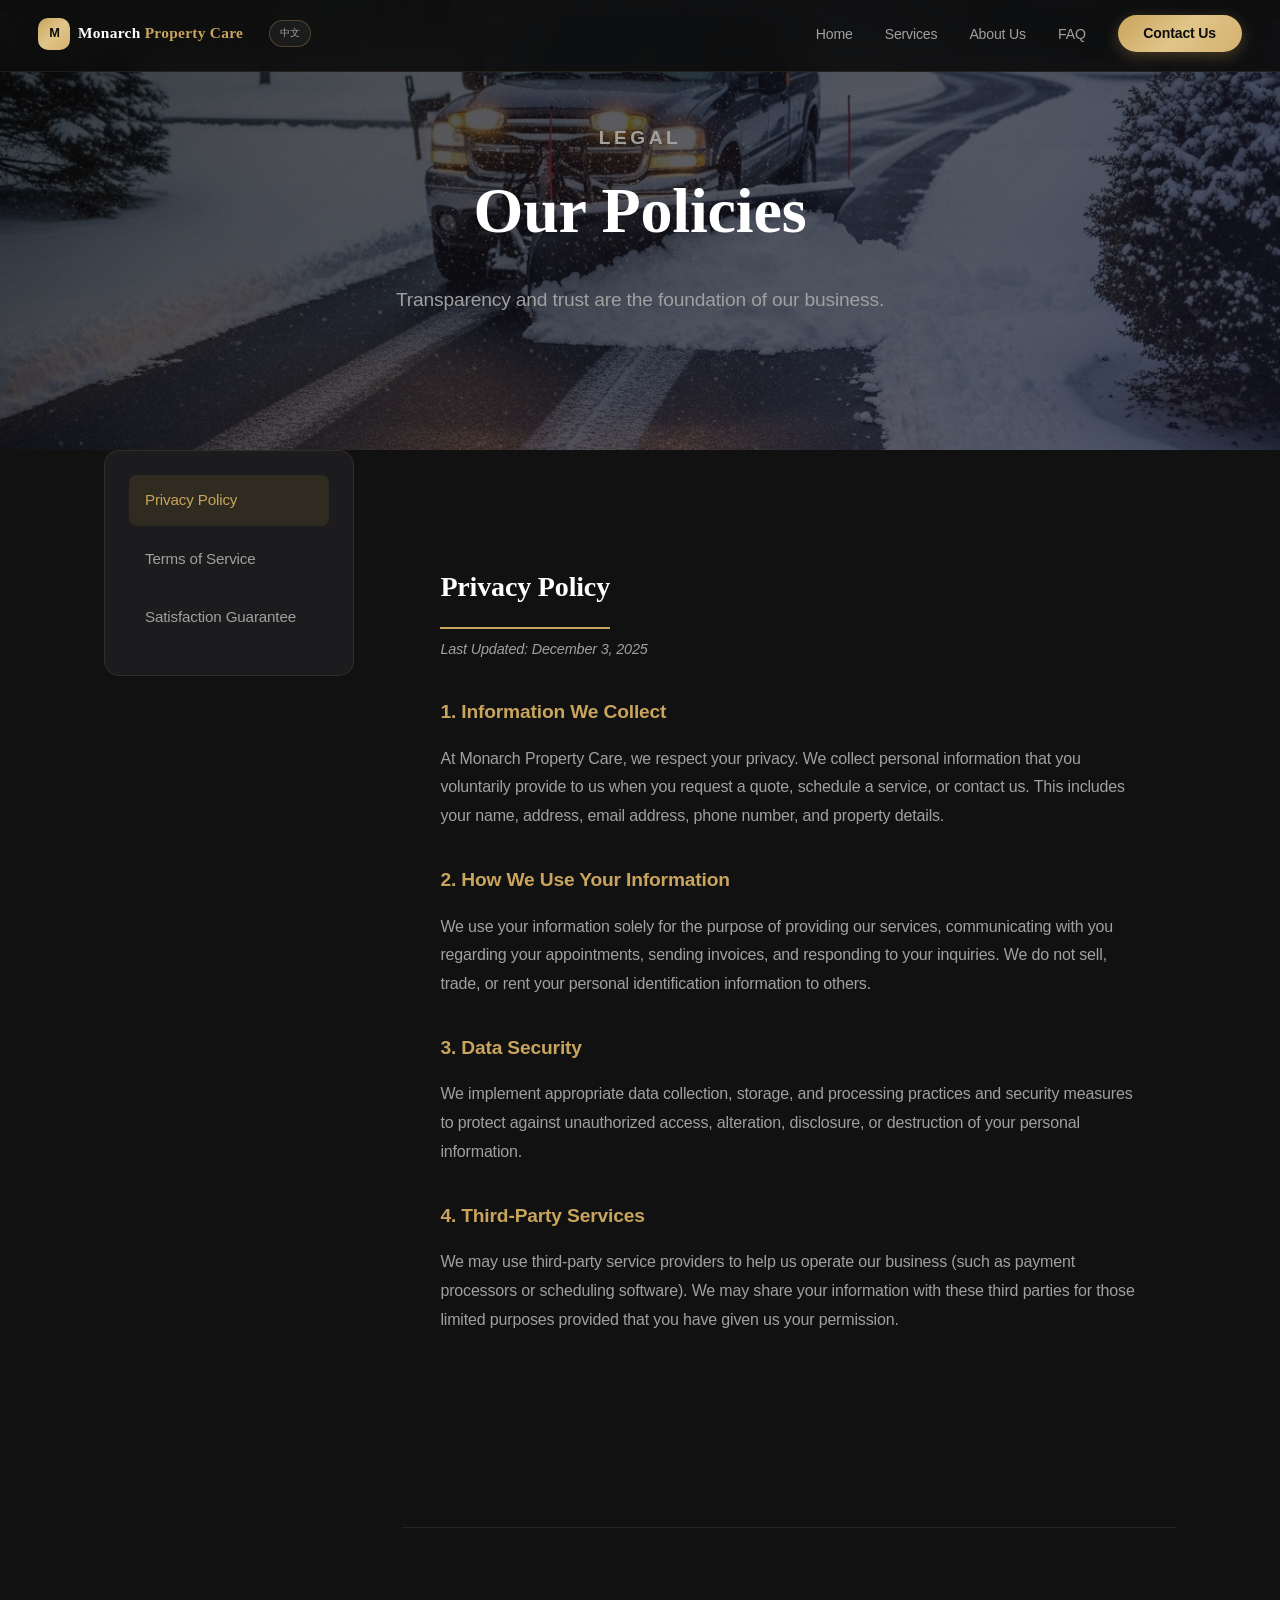
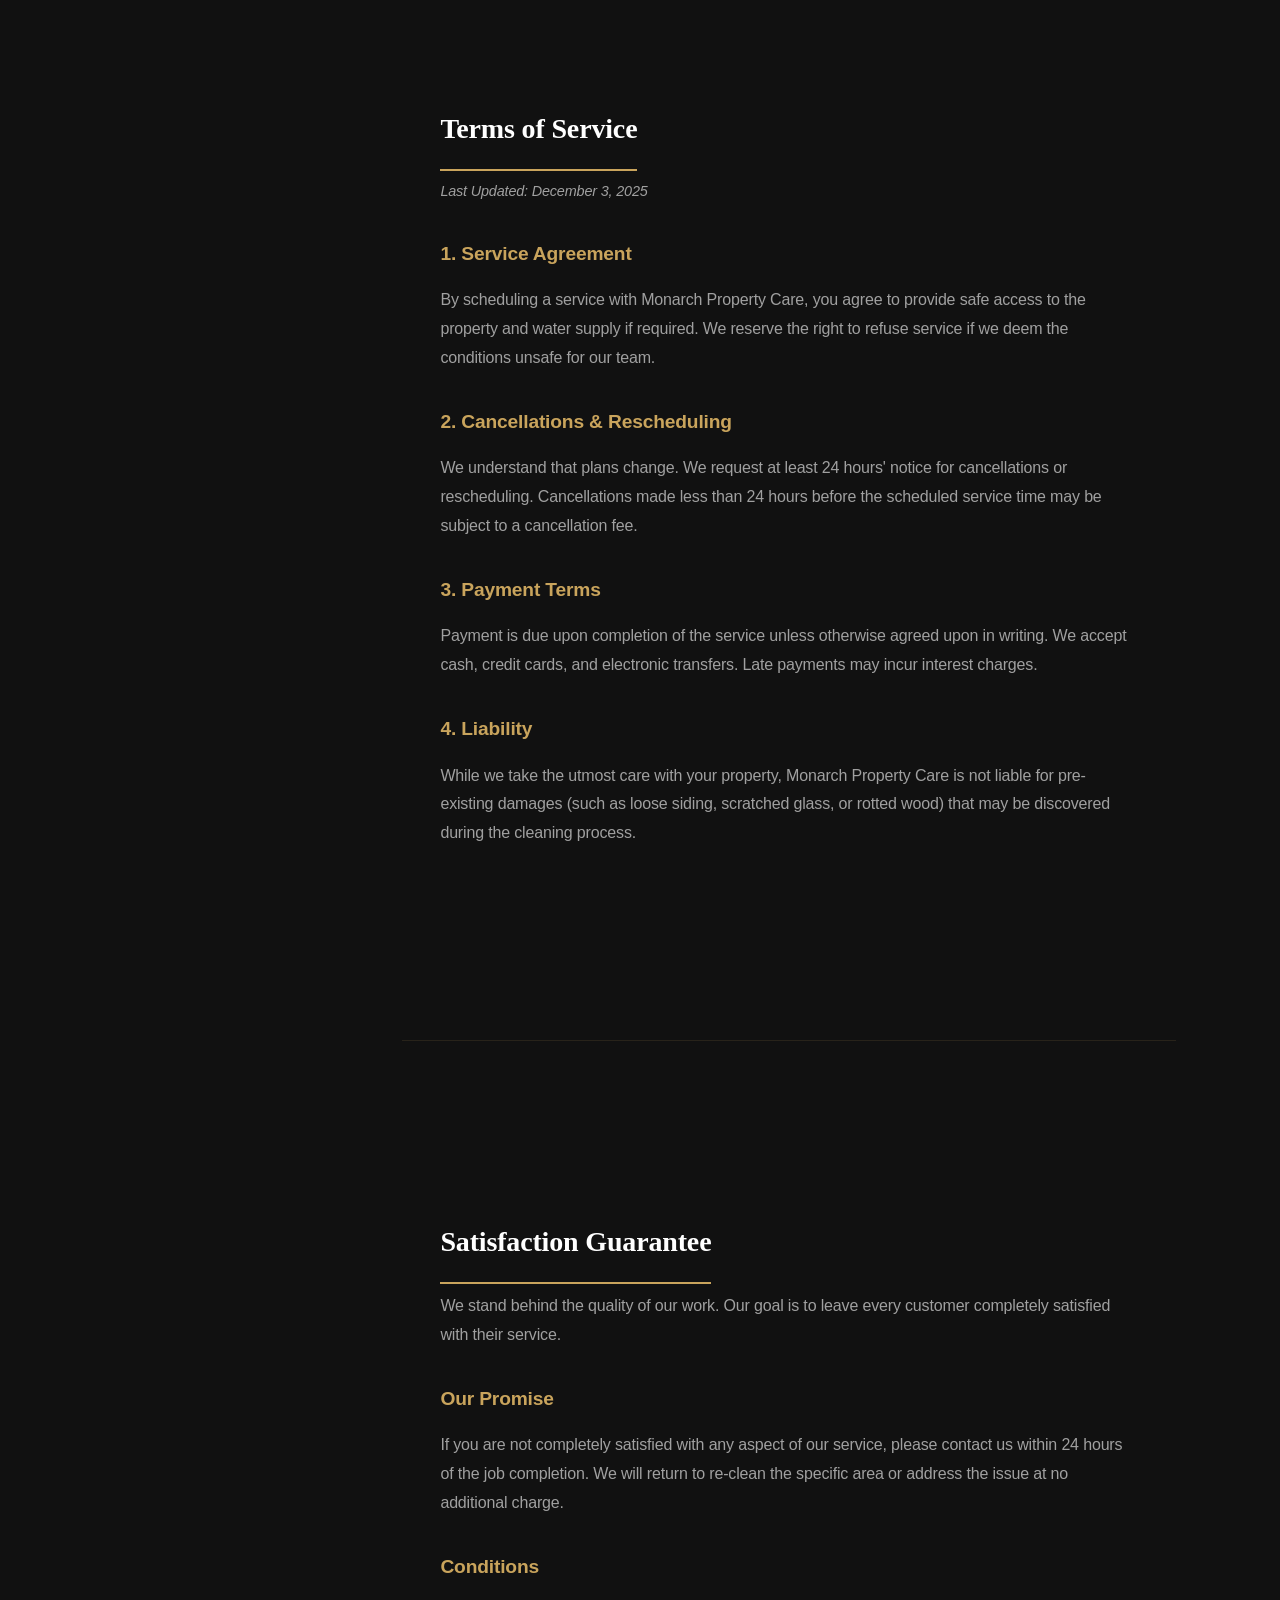
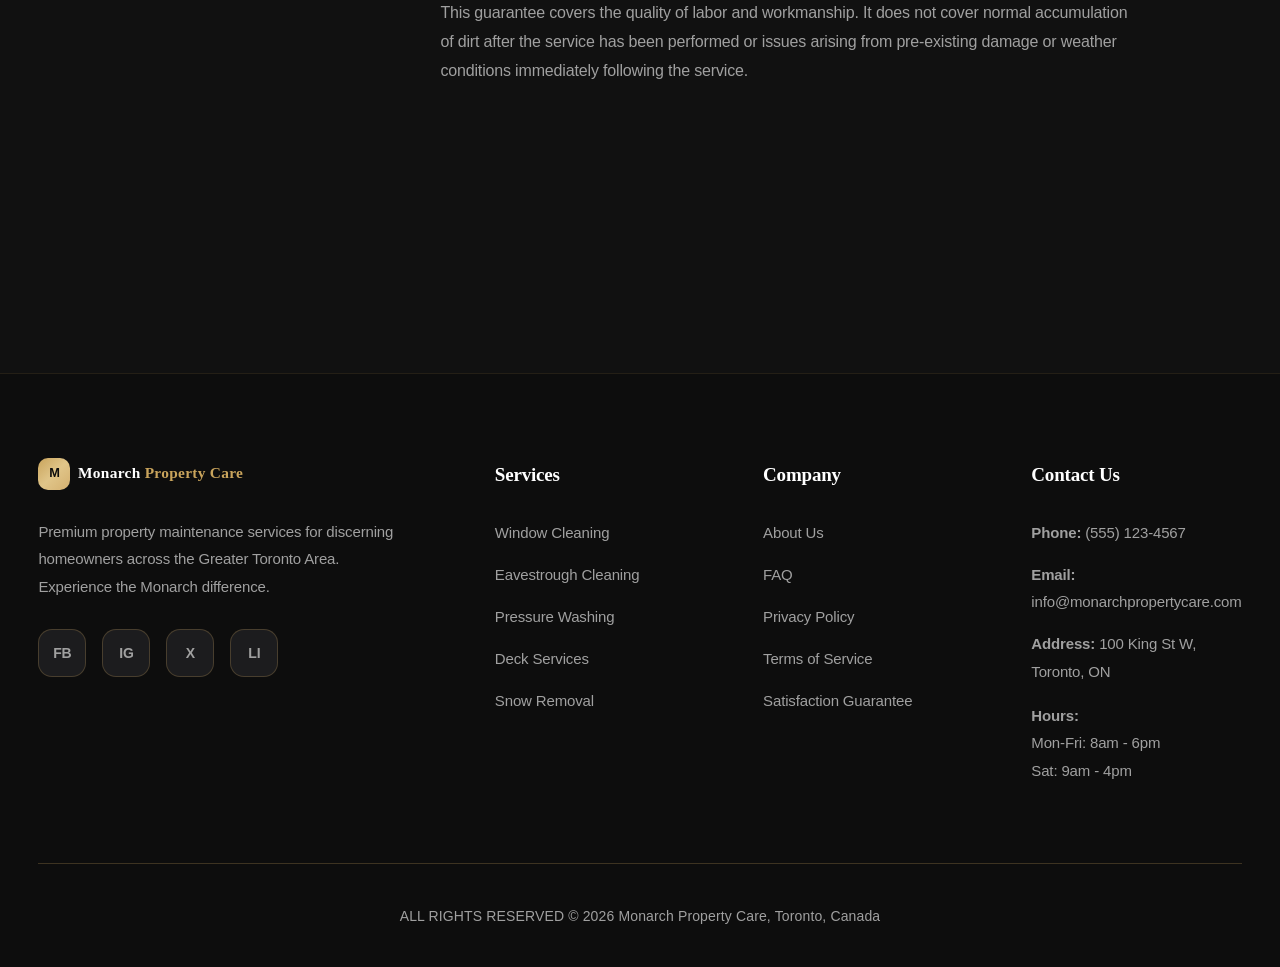
<file: policies.html>
<!DOCTYPE html>
<html lang="en">
<head>
    <meta charset="UTF-8">
    <meta name="viewport" content="width=device-width, initial-scale=1.0">
    <title>Policies | Monarch Property Care</title>
    <link rel="stylesheet" href="css/style.css">
    <script src="js/translations.js"></script>
</head>
<body>

    <!-- Header Placeholder -->
    <div id="header-placeholder"></div>

    <!-- Page Hero -->
    <section class="page-hero" style="background-image: url('Image Assets/Index/hero section.jpeg');">
        <div class="hero-content">
            <p class="section-label" data-i18n="policies.hero.label">Legal</p>
            <h1 data-i18n="policies.hero.title">Company Policies</h1>
            <p data-i18n="policies.hero.subtitle">Transparency, trust, and your peace of mind.</p>
        </div>
    </section>

    <!-- Policies Content -->
    <div class="policies-container animate-on-scroll">
        
        <!-- Navigation for Policies -->
        <div class="policy-nav">
            <a href="#privacy" class="policy-link active" data-i18n="policies.nav.privacy">Privacy Policy</a>
            <a href="#terms" class="policy-link" data-i18n="policies.nav.terms">Terms of Service</a>
            <a href="#guarantee" class="policy-link" data-i18n="policies.nav.guarantee">Satisfaction Guarantee</a>
        </div>

        <div class="policy-content">
            
            <!-- Privacy Policy -->
            <section id="privacy" class="policy-section">
                <h2 data-i18n="policies.privacy.title">Privacy Policy</h2>
                <p class="last-updated" data-i18n="policies.updated">Last Updated: December 4, 2025</p>
                
                <h3 data-i18n="policies.privacy.1.title">1. Information We Collect</h3>
                <p data-i18n="policies.privacy.1.text">At Monarch Property Care, we respect your privacy. We collect personal information that you voluntarily provide to us when you request a quote, schedule a service, or contact us. This includes your name, address, email address, phone number, and property details.</p>

                <h3 data-i18n="policies.privacy.2.title">2. How We Use Your Information</h3>
                <p data-i18n="policies.privacy.2.text">We use your information solely for the purpose of providing our services, communicating with you regarding your appointments, sending invoices, and responding to your inquiries. We do not sell, trade, or rent your personal identification information to others.</p>

                <h3 data-i18n="policies.privacy.3.title">3. Data Security</h3>
                <p data-i18n="policies.privacy.3.text">We implement appropriate data collection, storage, and processing practices and security measures to protect against unauthorized access, alteration, disclosure, or destruction of your personal information.</p>

                <h3 data-i18n="policies.privacy.4.title">4. Third-Party Services</h3>
                <p data-i18n="policies.privacy.4.text">We may use third-party service providers to help us operate our business (such as payment processors or scheduling software). We may share your information with these third parties for those limited purposes provided that you have given us your permission.</p>
            </section>

            <hr class="policy-divider">

            <!-- Terms of Service -->
            <section id="terms" class="policy-section">
                <h2 data-i18n="policies.terms.title">Terms of Service</h2>
                <p class="last-updated" data-i18n="policies.updated">Last Updated: December 4, 2025</p>

                <h3 data-i18n="policies.terms.1.title">1. Service Agreement</h3>
                <p data-i18n="policies.terms.1.text">By scheduling a service with Monarch Property Care, you agree to provide safe access to the property and water supply if required. We reserve the right to refuse service if we deem the conditions unsafe for our team.</p>

                <h3 data-i18n="policies.terms.2.title">2. Cancellations & Rescheduling</h3>
                <p data-i18n="policies.terms.2.text">We understand that plans change. We request at least 24 hours' notice for cancellations or rescheduling. Cancellations made less than 24 hours before the scheduled service time may be subject to a cancellation fee.</p>

                <h3 data-i18n="policies.terms.3.title">3. Payment Terms</h3>
                <p data-i18n="policies.terms.3.text">Payment is due upon completion of the service unless otherwise agreed upon in writing. We accept cash, credit cards, and electronic transfers. Late payments may incur interest charges.</p>

                <h3 data-i18n="policies.terms.4.title">4. Liability</h3>
                <p data-i18n="policies.terms.4.text">While we take the utmost care with your property, Monarch Property Care is not liable for pre-existing damages (such as loose siding, scratched glass, or rotted wood) that may be discovered during the cleaning process.</p>
            </section>

            <hr class="policy-divider">

            <!-- Satisfaction Guarantee -->
            <section id="guarantee" class="policy-section">
                <h2 data-i18n="policies.guarantee.title">100% Satisfaction Guarantee</h2>
                
                <p data-i18n="policies.guarantee.intro">We stand behind the quality of our work. Our goal is to leave every customer completely satisfied with their service.</p>

                <h3 data-i18n="policies.guarantee.promise.title">Our Promise</h3>
                <p data-i18n="policies.guarantee.promise.text">If you are not completely satisfied with any aspect of our service, please contact us within 24 hours of the job completion. We will return to re-clean the specific area or address the issue at no additional charge.</p>

                <h3 data-i18n="policies.guarantee.conditions.title">Conditions</h3>
                <p data-i18n="policies.guarantee.conditions.text">This guarantee covers the quality of labor and workmanship. It does not cover normal accumulation of dirt after the service has been performed or issues arising from pre-existing damage or weather conditions immediately following the service.</p>
            </section>

        </div>
    </div>

    <!-- Footer Placeholder -->
    <footer>
        <div id="footer-placeholder"></div>
    </footer>

    <script src="js/main.js"></script>
    <script>
        // Handle active state on policy links
        document.addEventListener('DOMContentLoaded', () => {
            const links = document.querySelectorAll('.policy-link');
            
            links.forEach(link => {
                link.addEventListener('click', (e) => {
                    links.forEach(l => l.classList.remove('active'));
                    link.classList.add('active');
                });
            });

            // Highlight based on scroll position
            window.addEventListener('scroll', () => {
                const sections = document.querySelectorAll('.policy-section');
                let current = '';
                
                sections.forEach(section => {
                    const sectionTop = section.offsetTop - 150;
                    if (window.scrollY >= sectionTop) {
                        current = section.getAttribute('id');
                    }
                });

                links.forEach(link => {
                    link.classList.remove('active');
                    if (link.getAttribute('href') === '#' + current) {
                        link.classList.add('active');
                    }
                });
            });
        });
    </script>

</body>
</html>
</file>
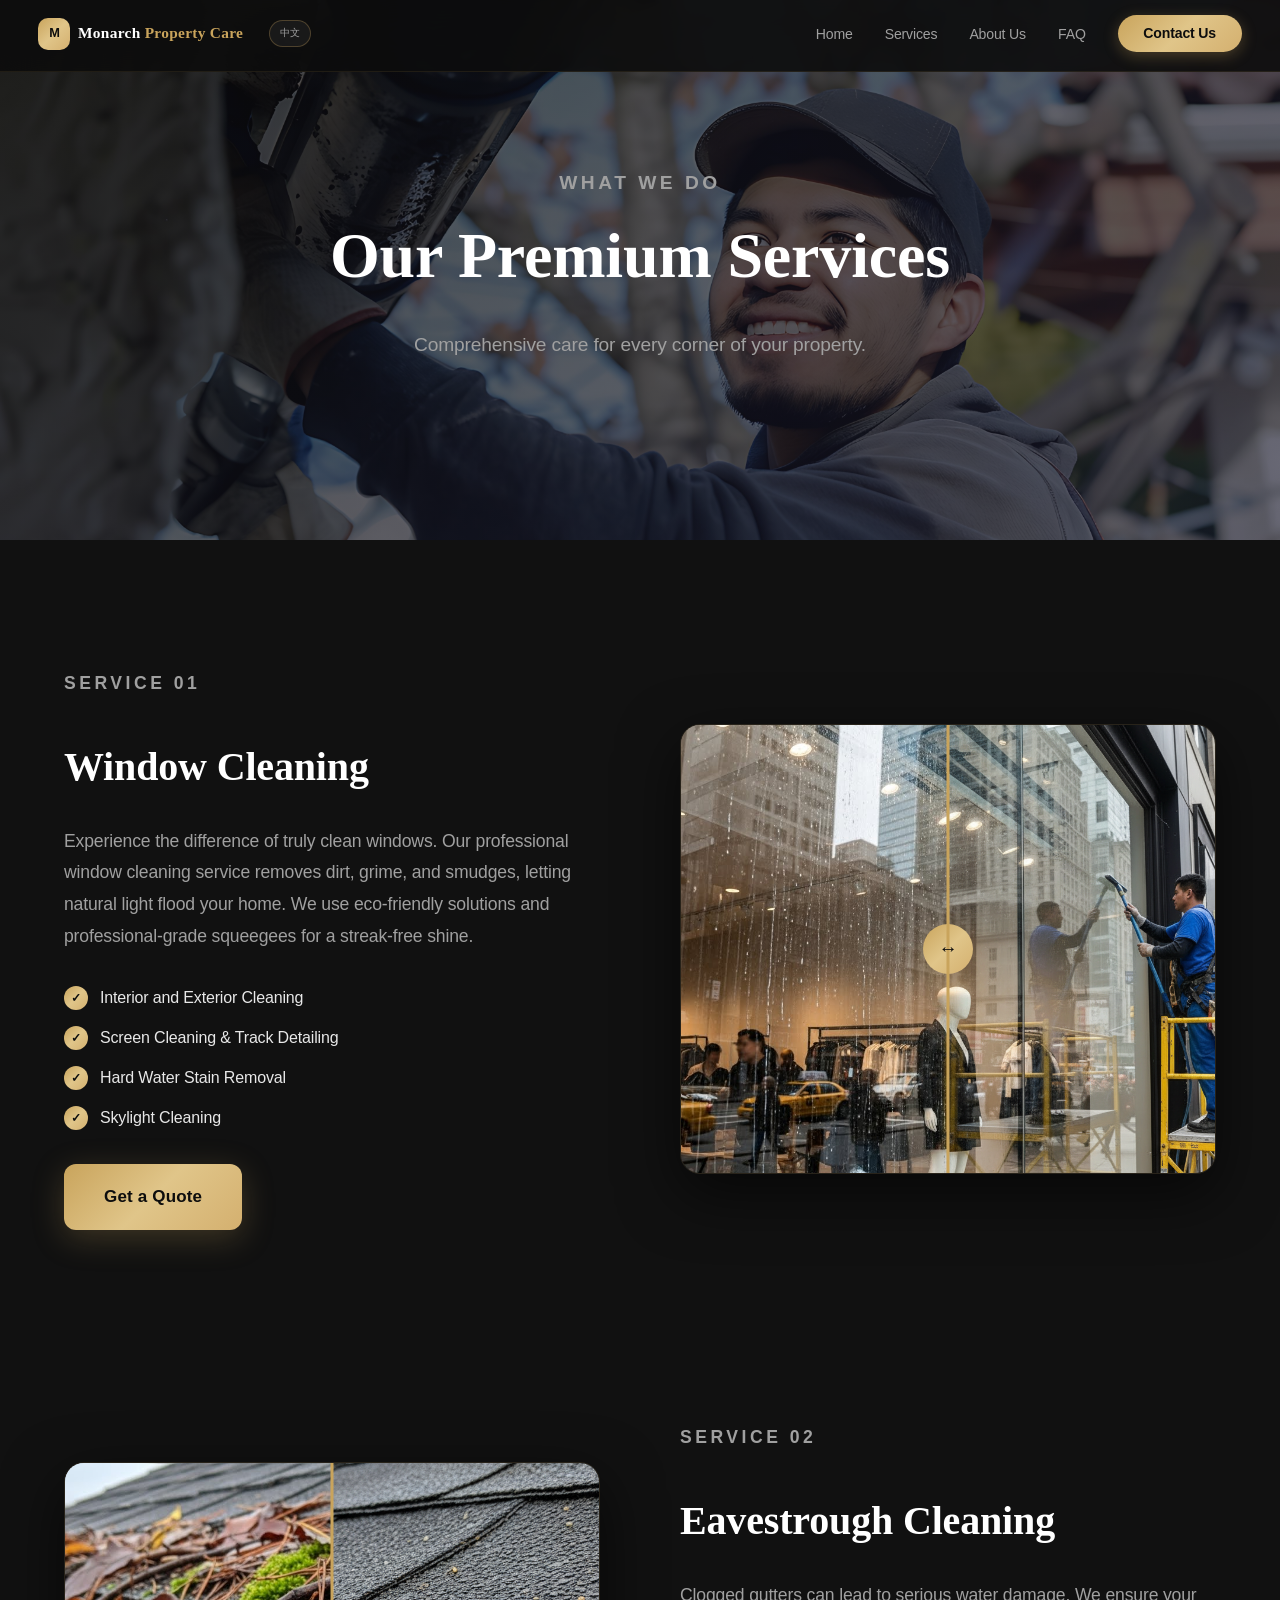
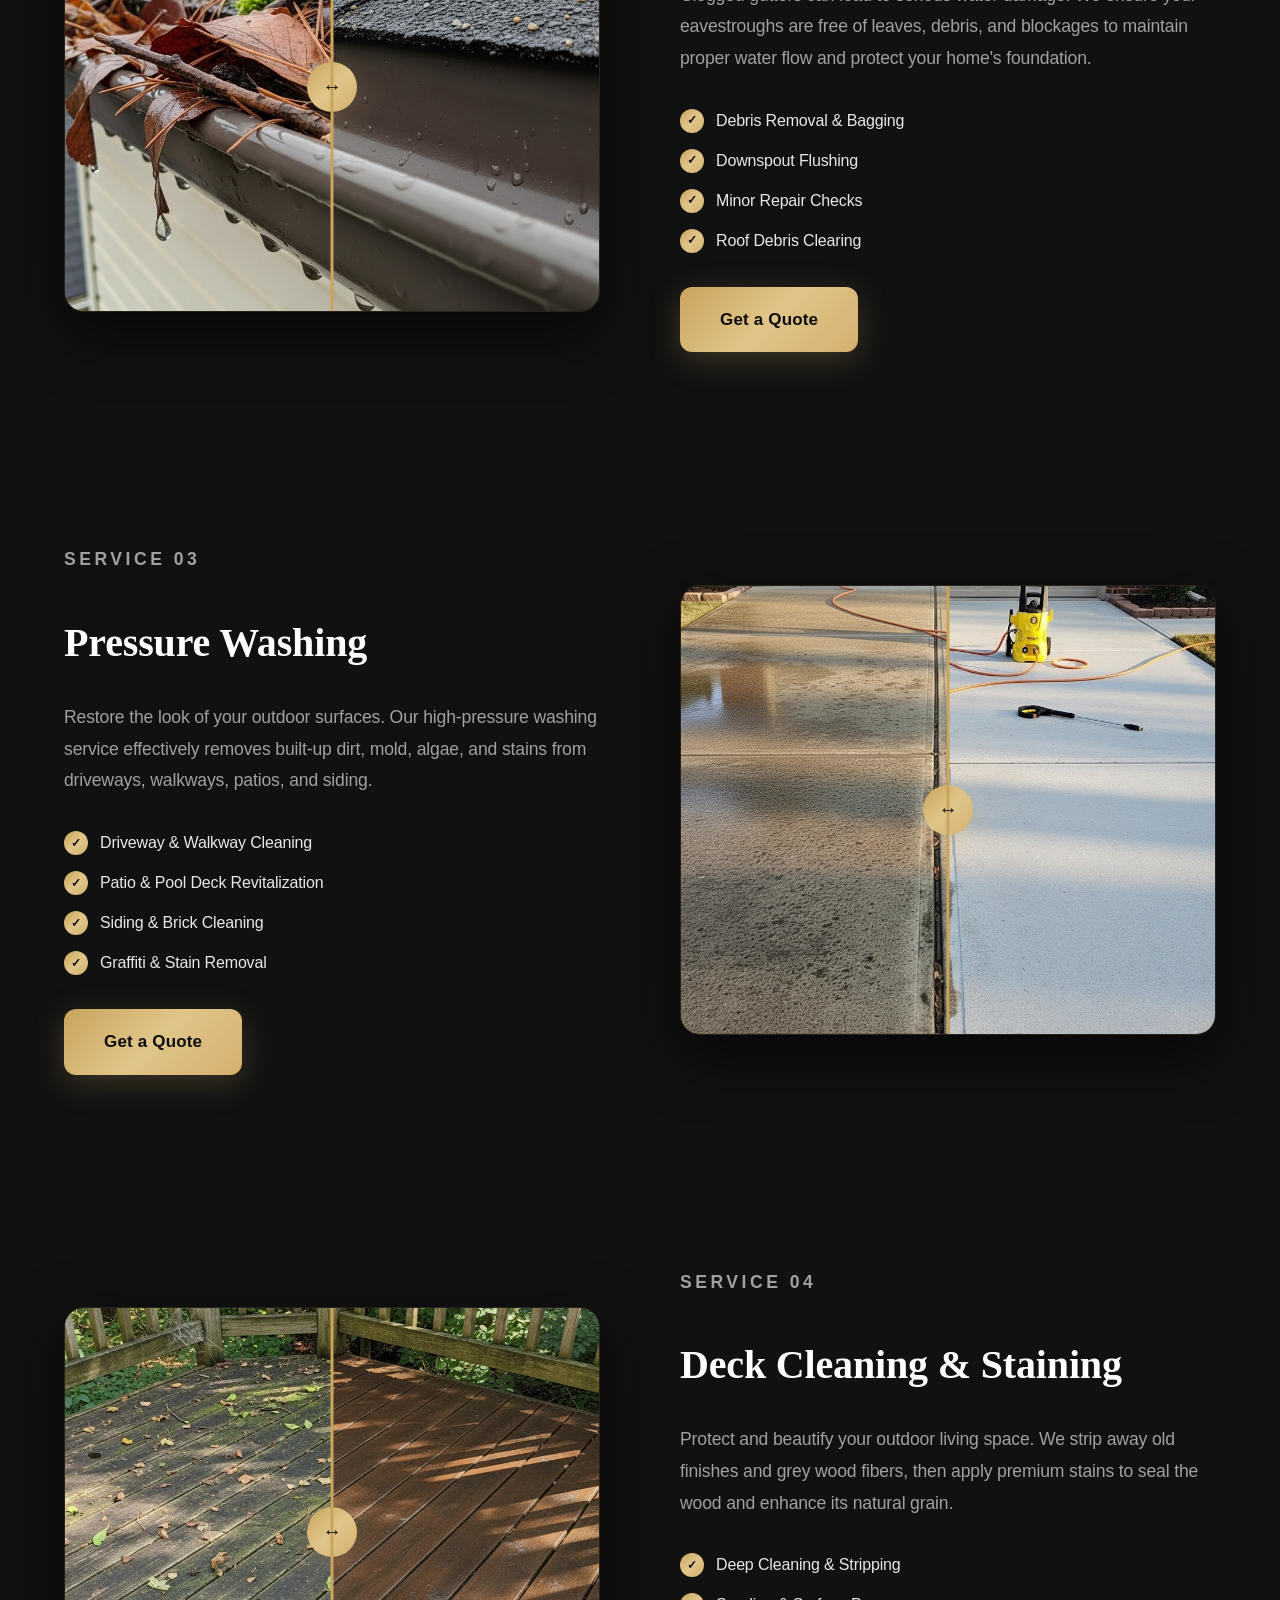
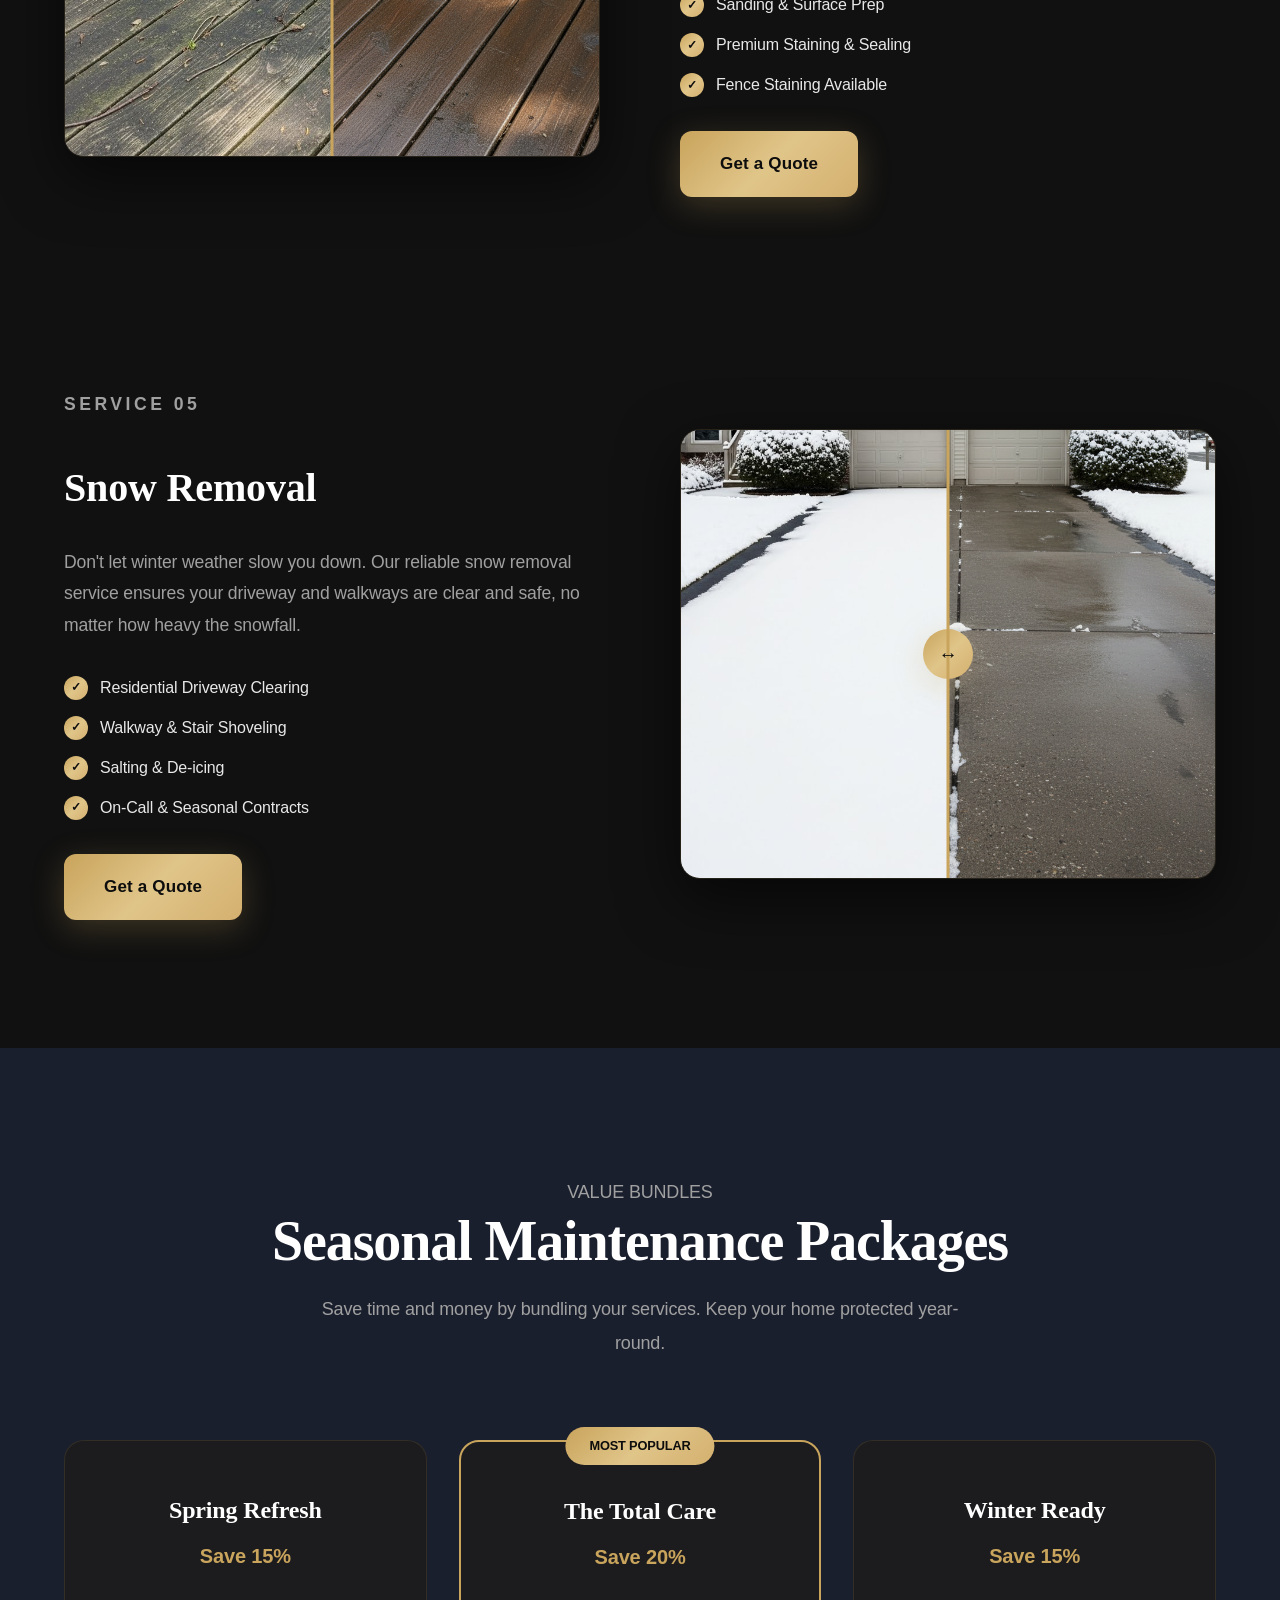
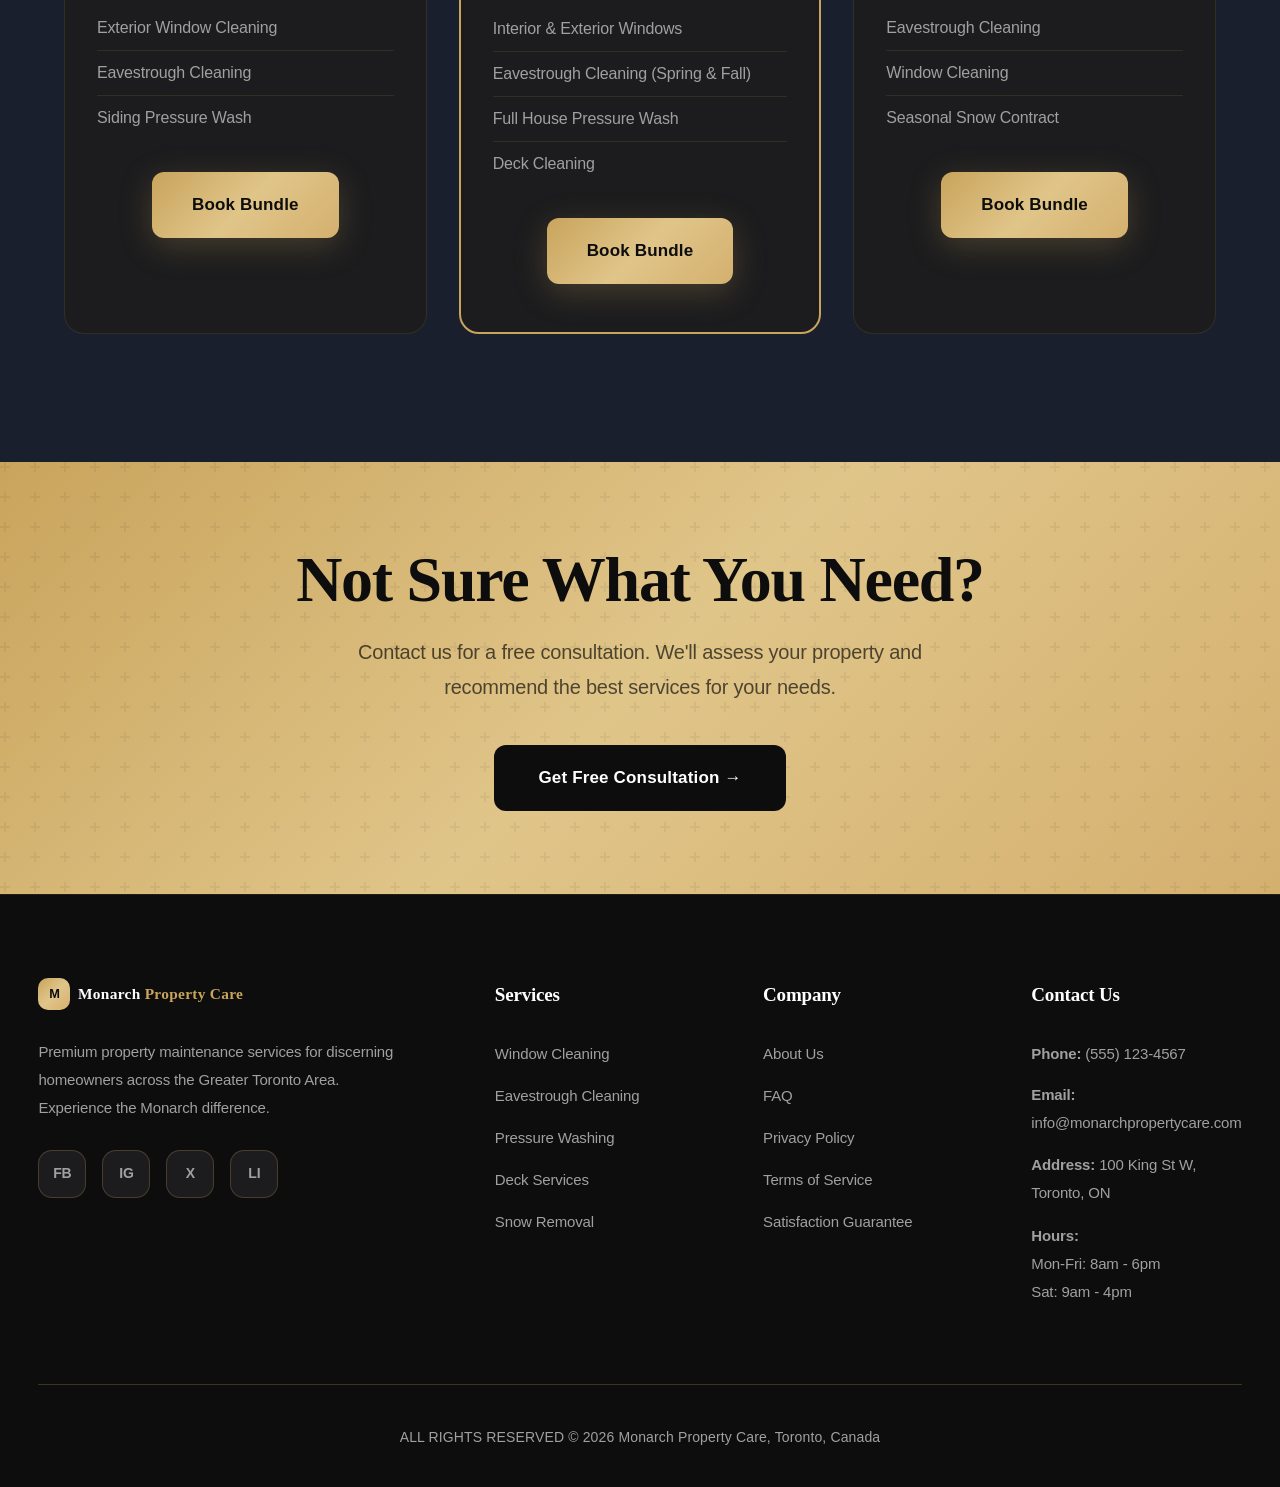
<file: services.html>
<!DOCTYPE html>
<html lang="en">
<head>
    <meta charset="UTF-8">
    <meta name="viewport" content="width=device-width, initial-scale=1.0">
    <title>Our Services | Monarch Property Care</title>
    <link rel="stylesheet" href="css/style.css">
    <script src="js/translations.js"></script>
</head>
<body>

    <!-- Header Placeholder -->
    <div id="header-placeholder"></div>

    <!-- Services Hero -->
    <section class="page-hero services-hero">
        <div class="hero-content">
            <p class="section-label" data-i18n="services.hero.label">What We Do</p>
            <h1 data-i18n="services.hero.title">Our Premium Services</h1>
            <p data-i18n="services.hero.subtitle">Comprehensive care for every corner of your property. See the transformation.</p>
        </div>
    </section>

    <!-- Service Details -->
    <div class="service-detail-section">

        <!-- Window Cleaning -->
        <div class="service-detail-row animate-on-scroll" id="window-cleaning">
            <div class="service-info">
                <p class="section-label" data-i18n="services.window.label">Service 01</p>
                <h2 data-i18n="services.window.title">Window Cleaning</h2>
                <p data-i18n="services.window.desc">Experience the difference of truly clean windows. Our professional window cleaning service removes dirt, grime, and smudges, letting natural light flood your home. We use eco-friendly solutions and professional-grade squeegees for a streak-free shine that lasts.</p>
                <ul class="service-features">
                    <li data-i18n="services.window.f1">Interior and Exterior Cleaning</li>
                    <li data-i18n="services.window.f2">Screen Cleaning & Track Detailing</li>
                    <li data-i18n="services.window.f3">Hard Water Stain Removal</li>
                    <li data-i18n="services.window.f4">Skylight Cleaning</li>
                </ul>
                <a href="contact.html" class="cta-button" data-i18n="services.cta">Get a Quote →</a>
            </div>
            <div class="comparison-container">
                <div class="comparison-image img-after" style="background-image: url('Image Assets/Services/window cleaning after.png');"></div> 
                <div class="comparison-image img-before" style="background-image: url('Image Assets/Services/window cleaning before.jpeg');"></div>
                <div class="slider-handle"></div>
            </div>
        </div>

        <!-- Eavestrough Cleaning -->
        <div class="service-detail-row animate-on-scroll" id="eavestrough-cleaning">
            <div class="service-info">
                <p class="section-label" data-i18n="services.eaves.label">Service 02</p>
                <h2 data-i18n="services.eaves.title">Eavestrough Cleaning</h2>
                <p data-i18n="services.eaves.desc">Clogged gutters can lead to serious water damage and costly repairs. We ensure your eavestroughs are free of leaves, debris, and blockages to maintain proper water flow and protect your home's foundation from damage.</p>
                <ul class="service-features">
                    <li data-i18n="services.eaves.f1">Debris Removal & Bagging</li>
                    <li data-i18n="services.eaves.f2">Downspout Flushing</li>
                    <li data-i18n="services.eaves.f3">Minor Repair Checks</li>
                    <li data-i18n="services.eaves.f4">Roof Debris Clearing</li>
                </ul>
                <a href="contact.html" class="cta-button" data-i18n="services.cta">Get a Quote →</a>
            </div>
            <div class="comparison-container">
                <div class="comparison-image img-after" style="background-image: url('Image Assets/Services/Eavestrough Cleaning after.png');"></div>
                <div class="comparison-image img-before" style="background-image: url('Image Assets/Services/Eavestrough Cleaning before.jpeg');"></div>
                <div class="slider-handle"></div>
            </div>
        </div>

        <!-- Pressure Washing -->
        <div class="service-detail-row animate-on-scroll" id="pressure-washing">
            <div class="service-info">
                <p class="section-label" data-i18n="services.pressure.label">Service 03</p>
                <h2 data-i18n="services.pressure.title">Pressure Washing</h2>
                <p data-i18n="services.pressure.desc">Restore the look of your outdoor surfaces with our professional pressure washing service. We effectively remove built-up dirt, mold, algae, and stubborn stains from driveways, walkways, patios, and siding.</p>
                <ul class="service-features">
                    <li data-i18n="services.pressure.f1">Driveway & Walkway Cleaning</li>
                    <li data-i18n="services.pressure.f2">Patio & Pool Deck Revitalization</li>
                    <li data-i18n="services.pressure.f3">Siding & Brick Cleaning</li>
                    <li data-i18n="services.pressure.f4">Graffiti & Stain Removal</li>
                </ul>
                <a href="contact.html" class="cta-button" data-i18n="services.cta">Get a Quote →</a>
            </div>
            <div class="comparison-container">
                <div class="comparison-image img-after" style="background-image: url('Image Assets/Services/pressure wash after.jpeg');"></div>
                <div class="comparison-image img-before" style="background-image: url('Image Assets/Services/pressure wash before.png');"></div>
                <div class="slider-handle"></div>
            </div>
        </div>

        <!-- Deck Cleaning & Staining -->
        <div class="service-detail-row animate-on-scroll" id="deck-services">
            <div class="service-info">
                <p class="section-label" data-i18n="services.deck.label">Service 04</p>
                <h2 data-i18n="services.deck.title">Deck Cleaning & Staining</h2>
                <p data-i18n="services.deck.desc">Protect and beautify your outdoor living space with our complete deck restoration service. We strip away old finishes and grey wood fibers, then apply premium stains to seal the wood and enhance its natural grain.</p>
                <ul class="service-features">
                    <li data-i18n="services.deck.f1">Deep Cleaning & Stripping</li>
                    <li data-i18n="services.deck.f2">Sanding & Surface Prep</li>
                    <li data-i18n="services.deck.f3">Premium Staining & Sealing</li>
                    <li data-i18n="services.deck.f4">Fence Staining Available</li>
                </ul>
                <a href="contact.html" class="cta-button" data-i18n="services.cta">Get a Quote →</a>
            </div>
            <div class="comparison-container">
                <div class="comparison-image img-after" style="background-image: url('Image Assets/Services/deck cleaning after.png');"></div>
                <div class="comparison-image img-before" style="background-image: url('Image Assets/Services/deck cleaning before.jpeg');"></div>
                <div class="slider-handle"></div>
            </div>
        </div>

        <!-- Snow Removal -->
        <div class="service-detail-row animate-on-scroll" id="snow-removal">
            <div class="service-info">
                <p class="section-label" data-i18n="services.snow.label">Service 05</p>
                <h2 data-i18n="services.snow.title">Snow Removal</h2>
                <p data-i18n="services.snow.desc">Don't let winter weather slow you down. Our reliable snow removal service ensures your driveway and walkways are clear and safe, no matter how heavy the snowfall. We're there when you need us most.</p>
                <ul class="service-features">
                    <li data-i18n="services.snow.f1">Residential Driveway Clearing</li>
                    <li data-i18n="services.snow.f2">Walkway & Stair Shoveling</li>
                    <li data-i18n="services.snow.f3">Salting & De-icing</li>
                    <li data-i18n="services.snow.f4">On-Call & Seasonal Contracts</li>
                </ul>
                <a href="contact.html" class="cta-button" data-i18n="services.cta">Get a Quote →</a>
            </div>
            <div class="comparison-container">
                <div class="comparison-image img-after" style="background-image: url('Image Assets/Services/Snow Removal After.png');"></div>
                <div class="comparison-image img-before" style="background-image: url('Image Assets/Services/Snow Removal before.jpeg');"></div>
                <div class="slider-handle"></div>
            </div>
        </div>

    </div>

    <!-- Seasonal Packages Section -->
    <section class="packages-section">
        <div class="section-title animate-on-scroll">
            <p class="section-label" data-i18n="services.packages.label">Value Bundles</p>
            <h2 data-i18n="services.packages.title">Seasonal Maintenance Packages</h2>
            <p data-i18n="services.packages.subtitle">Save time and money by bundling your services. Keep your home protected year-round.</p>
        </div>
        <div class="packages-grid">
            <div class="package-card animate-on-scroll">
                <h3 data-i18n="services.pkg.spring">Spring Refresh</h3>
                <div class="price">Save 15%</div>
                <ul>
                    <li data-i18n="services.pkg.spring.f1">Exterior Window Cleaning</li>
                    <li data-i18n="services.pkg.spring.f2">Eavestrough Cleaning</li>
                    <li data-i18n="services.pkg.spring.f3">Siding Pressure Wash</li>
                </ul>
                <a href="contact.html" class="cta-button" data-i18n="services.book">Book Bundle →</a>
            </div>
            <div class="package-card featured animate-on-scroll">
                <div class="badge" data-i18n="services.pkg.total.badge">Most Popular</div>
                <h3 data-i18n="services.pkg.total">The Total Care</h3>
                <div class="price">Save 20%</div>
                <ul>
                    <li data-i18n="services.pkg.total.f1">All Window Cleaning (Int/Ext)</li>
                    <li data-i18n="services.pkg.total.f2">Eavestrough Cleaning (2x/year)</li>
                    <li data-i18n="services.pkg.total.f3">Pressure Washing</li>
                    <li data-i18n="services.pkg.total.f4">Deck Cleaning</li>
                </ul>
                <a href="contact.html" class="cta-button" data-i18n="services.book">Book Bundle →</a>
            </div>
            <div class="package-card animate-on-scroll">
                <h3 data-i18n="services.pkg.winter">Winter Ready</h3>
                <div class="price">Save 15%</div>
                <ul>
                    <li data-i18n="services.pkg.winter.f1">Eavestrough Cleaning</li>
                    <li data-i18n="services.pkg.winter.f2">Window Cleaning</li>
                    <li data-i18n="services.pkg.winter.f3">Snow Removal Contract</li>
                </ul>
                <a href="contact.html" class="cta-button" data-i18n="services.book">Book Bundle →</a>
            </div>
        </div>
    </section>

    <!-- CTA Section -->
    <section class="cta-section">
        <div class="cta-content animate-on-scroll">
            <h2 data-i18n="services.cta.title">Not Sure What You Need?</h2>
            <p data-i18n="services.cta.subtitle">Contact us for a free consultation. We'll assess your property and recommend the best services for your needs.</p>
            <a href="contact.html" class="btn-dark" data-i18n="services.cta.button">Get Free Consultation →</a>
        </div>
    </section>

    <!-- Footer Placeholder -->
    <footer>
        <div id="footer-placeholder"></div>
    </footer>

    <!-- Scripts -->
    <script src="js/main.js"></script>

</body>
</html>
</file>
<file: css/style.css>
/* ============================================
   TEMPLATE #2 - MONARCH PROPERTY CARE
   Modern Dark Premium Theme
   ============================================ */

:root {
    /* Enhanced Luxury Color Palette */
    --primary-dark: #0d0d0d;
    --primary-light: #1a1f2e;
    --accent-gold: #c9a45c;
    --accent-gold-light: #e0c589;
    --accent-emerald: #2d7a4f;
    --text-white: #ffffff;
    --text-light: #e8e8e8;
    --text-muted: #a0a0a0;
    --text-heading: #1a1a1a;
    --bg-dark: #111111;
    --bg-card: #1c1c1e;
    --bg-card-hover: #282828;
    --border-subtle: rgba(201, 164, 92, 0.12);
    --border-glow: rgba(201, 164, 92, 0.25);
    --gradient-gold: linear-gradient(135deg, #c9a45c 0%, #e0c589 50%, #d4b06f 100%);
    --gradient-dark: linear-gradient(165deg, #0d0d0d 0%, #1a1f2e 100%);
    --gradient-overlay: linear-gradient(135deg, rgba(13, 13, 13, 0.75) 0%, rgba(26, 31, 46, 0.68) 100%);
    --shadow-gold: 0 8px 32px rgba(201, 164, 92, 0.25);
    --shadow-gold-lg: 0 20px 60px rgba(201, 164, 92, 0.35);
    --shadow-card: 0 20px 60px rgba(0, 0, 0, 0.6);
    --shadow-card-hover: 0 30px 70px rgba(0, 0, 0, 0.7);
    --font-main: 'Sora', -apple-system, BlinkMacSystemFont, 'Segoe UI', sans-serif;
    --font-display: 'Cormorant Garamond', 'Playfair Display', Georgia, serif;
    --transition: all 0.5s cubic-bezier(0.19, 1, 0.22, 1);
    --transition-fast: all 0.3s cubic-bezier(0.4, 0, 0.2, 1);
    --letter-spacing: -0.02em;
    
    /* Standardized Typography Hierarchy */
    --font-size-xs: clamp(0.75rem, 0.7rem + 0.25vw, 0.875rem);
    --font-size-sm: clamp(0.875rem, 0.8rem + 0.35vw, 1rem);
    --font-size-base: clamp(1rem, 0.9rem + 0.5vw, 1.125rem);
    --font-size-md: clamp(1.125rem, 1rem + 0.6vw, 1.25rem);
    --font-size-lg: clamp(1.25rem, 1.1rem + 0.75vw, 1.5rem);
    --font-size-xl: clamp(1.5rem, 1.2rem + 1.5vw, 2rem);
    --font-size-2xl: clamp(2rem, 1.5rem + 2.5vw, 3rem);
    --font-size-3xl: clamp(2.5rem, 1.8rem + 3.5vw, 4rem);
    --font-size-hero: clamp(2.75rem, 2rem + 5vw, 6rem);
    
    /* Uniform Spacing System */
    --space-xs: clamp(0.25rem, 0.2rem + 0.25vw, 0.5rem);
    --space-sm: clamp(0.5rem, 0.4rem + 0.5vw, 0.75rem);
    --space-md: clamp(1rem, 0.8rem + 1vw, 1.5rem);
    --space-lg: clamp(1.5rem, 1.2rem + 1.5vw, 2.5rem);
    --space-xl: clamp(2rem, 1.5rem + 2.5vw, 4rem);
    --space-2xl: clamp(3rem, 2rem + 4vw, 6rem);
    --space-3xl: clamp(4rem, 3rem + 5vw, 8rem);
    
    /* Mobile Edge Spacing */
    --edge-padding: clamp(1rem, 3vw, 5%);
}

/* Import Enhanced Google Fonts */
@import url('https://fonts.googleapis.com/css2?family=Sora:wght@300;400;500;600;700;800&family=Cormorant+Garamond:wght@400;500;600;700&display=swap');

/* Reset & Base */
*, *::before, *::after {
    margin: 0;
    padding: 0;
    box-sizing: border-box;
}

html {
    scroll-behavior: smooth;
}

body {
    font-family: var(--font-main);
    line-height: 1.75;
    color: var(--text-light);
    background-color: var(--bg-dark);
    overflow-x: hidden;
    -webkit-font-smoothing: antialiased;
    -moz-osx-font-smoothing: grayscale;
    font-size: 16px;
    letter-spacing: -0.01em;
}

a {
    text-decoration: none;
    color: inherit;
    transition: var(--transition-fast);
}

ul {
    list-style: none;
}

img {
    max-width: 100%;
    height: auto;
    display: block;
}

/* Container */
.container {
    max-width: 1400px;
    margin: 0 auto;
    padding: 0 var(--edge-padding);
}

/* ============================================
   NAVIGATION
   ============================================ */
.navbar {
    position: fixed;
    inset-inline: 0;
    top: 0;
    z-index: 1000;
    padding: clamp(0.8rem, 1.2vw, 1.2rem) clamp(1.5rem, 3vw, 5%);
    padding-bottom: clamp(1rem, 1.5vw, 1.5rem);
    display: flex;
    flex-wrap: nowrap;
    align-items: center;
    gap: clamp(1rem, 2vw, 2rem);
    background: rgba(13, 13, 13, 0.9);
    backdrop-filter: blur(20px);
    border-bottom: 1px solid rgba(201, 164, 92, 0.1);
    transition: all 0.3s ease;
}

.navbar.scrolled {
    padding-block: clamp(0.4rem, 0.6vw, 0.6rem);
    background: rgba(13, 13, 13, 0.95);
    box-shadow: 0 4px 30px rgba(0, 0, 0, 0.3);
}

/* Logo */
.logo {
    display: flex;
    align-items: center;
    gap: clamp(0.4rem, 0.6vw, 0.6rem);
    flex-shrink: 0;
    text-decoration: none;
}

.logo-icon {
    width: clamp(28px, 2.5vw, 38px);
    height: clamp(28px, 2.5vw, 38px);
    border-radius: 10px;
    background: var(--gradient-gold);
    display: inline-flex;
    align-items: center;
    justify-content: center;
    color: var(--primary-dark);
    font-weight: 800;
    font-size: clamp(0.8rem, 1vw, 1.1rem);
    flex-shrink: 0;
}

.logo-text {
    font-family: var(--font-display);
    font-size: clamp(0.9rem, 1.2vw, 1.2rem);
    font-weight: 600;
    color: var(--text-white);
    letter-spacing: 0.02em;
    white-space: nowrap;
}

.logo-text span {
    color: var(--accent-gold);
}

/* Language Switch */
.lang-switch {
    padding: clamp(0.15rem, 0.3vw, 0.25rem) clamp(0.4rem, 0.8vw, 0.7rem);
    border-radius: 50px;
    border: 1px solid rgba(201, 164, 92, 0.3);
    font-size: clamp(0.6rem, 0.75vw, 0.7rem);
    color: var(--text-muted);
    text-decoration: none;
    background: rgba(255, 255, 255, 0.05);
    white-space: nowrap;
    flex-shrink: 0;
    transition: all 0.3s ease;
}

.lang-switch:hover {
    background: rgba(201, 164, 92, 0.1);
    border-color: var(--accent-gold);
    color: var(--accent-gold);
}

/* Navigation Links */
.nav-links {
    display: flex;
    align-items: center;
    gap: clamp(1rem, 2.5vw, 2.5rem);
    list-style: none;
    margin: 0 0 0 auto;
    padding: 0;
}

.nav-links li {
    list-style: none;
}

.nav-links a {
    display: inline-block;
    font-size: clamp(0.75rem, 1.1vw, 0.95rem);
    color: var(--text-muted);
    text-decoration: none;
    position: relative;
    padding-block: 0.2rem;
    white-space: nowrap;
    transition: color 0.3s ease;
    line-height: 1.5;
    vertical-align: middle;
}

.nav-links a::after {
    content: '';
    position: absolute;
    left: 0;
    bottom: -0.25rem;
    width: 0;
    height: 2px;
    border-radius: 999px;
    background: var(--gradient-gold);
    transition: width 0.22s ease-out;
}

.nav-links a:hover,
.nav-links a:focus-visible {
    color: var(--text-white);
}

.nav-links a:hover::after,
.nav-links a:focus-visible::after {
    width: 100%;
}

/* CTA Button in Nav */
.btn-nav {
    padding: clamp(0.4rem, 0.6vw, 0.55rem) clamp(1rem, 2vw, 1.9rem) !important;
    border-radius: 50px;
    border: none;
    background: var(--gradient-gold);
    color: var(--primary-dark) !important;
    font-weight: 600;
    font-size: clamp(0.75rem, 1.1vw, 0.95rem);
    box-shadow: 0 4px 15px rgba(201, 164, 92, 0.3);
    white-space: nowrap;
    vertical-align: middle;
}

.btn-nav::after {
    display: none !important;
}

.btn-nav:hover {
    transform: translateY(-2px);
    box-shadow: 0 6px 25px rgba(201, 164, 92, 0.4);
}

/* Hamburger Menu */
.hamburger {
    display: none;
    flex-direction: column;
    gap: 5px;
    cursor: pointer;
    padding: 0.5rem;
    background: none;
    border: none;
}

.hamburger span {
    width: clamp(20px, 2.5vw, 24px);
    height: 2px;
    border-radius: 999px;
    background: var(--text-white);
    transition: all 0.3s ease;
}

.hamburger.toggle span:nth-child(1) {
    transform: rotate(45deg) translate(5px, 5px);
}

.hamburger.toggle span:nth-child(2) {
    opacity: 0;
}

.hamburger.toggle span:nth-child(3) {
    transform: rotate(-45deg) translate(5px, -5px);
}

/* ============================================
   HERO SECTION
   ============================================ */
.hero {
    min-height: 100vh;
    display: flex;
    align-items: center;
    position: relative;
    overflow: hidden;
    background: var(--gradient-dark);
}

#canvas-container {
    position: absolute;
    inset: 0;
    z-index: 0;
}

#canvas-container::before {
    content: '';
    position: absolute;
    inset: 0;
    background: var(--gradient-overlay);
    z-index: 1;
}

#canvas-container,
.hero-bg {
    background: url('../Image Assets/Index/hero section.jpeg') center/cover no-repeat;
}

.hero-content {
    position: relative;
    z-index: 2;
    max-width: 900px;
    padding: 0 var(--edge-padding);
    animation: fadeInUp 1s ease forwards;
}

.hero-badge {
    display: inline-flex;
    align-items: center;
    gap: 0.625rem;
    background: rgba(201, 164, 92, 0.08);
    border: 1px solid var(--border-glow);
    padding: 0.625rem 1.25rem;
    border-radius: 50px;
    font-size: 0.875rem;
    color: var(--accent-gold-light);
    margin-bottom: 2rem;
    font-weight: 500;
    letter-spacing: 0.02em;
    box-shadow: 0 4px 16px rgba(201, 164, 92, 0.15);
}

.hero-badge::before {
    content: '★';
}

.hero h1 {
    font-family: var(--font-display);
    font-size: clamp(3.5rem, 8vw, 6rem);
    font-weight: 600;
    color: var(--text-white);
    line-height: 1.05;
    margin-bottom: 2rem;
    letter-spacing: -0.03em;
}

.hero h1 span {
    background: var(--gradient-gold);
    -webkit-background-clip: text;
    background-clip: text;
    -webkit-text-fill-color: transparent;
    color: transparent;
    position: relative;
    display: inline-block;
}

.hero p {
    font-size: 1.3rem;
    color: var(--text-muted);
    max-width: 650px;
    margin-bottom: 3rem;
    line-height: 1.85;
    font-weight: 300;
    letter-spacing: -0.01em;
}

.hero-buttons {
    display: flex;
    gap: 1rem;
    flex-wrap: wrap;
}

.btn-primary,
.cta-button {
    display: inline-flex;
    align-items: center;
    gap: 0.625rem;
    padding: 1.125rem 2.5rem;
    background: var(--gradient-gold);
    color: var(--primary-dark);
    font-weight: 600;
    border-radius: 12px;
    font-size: 1.0625rem;
    box-shadow: var(--shadow-gold);
    transition: var(--transition);
    border: none;
    cursor: pointer;
    letter-spacing: 0.01em;
    position: relative;
    overflow: hidden;
}

.btn-primary::before,
.cta-button::before {
    content: '';
    position: absolute;
    top: 0;
    left: -100%;
    width: 100%;
    height: 100%;
    background: linear-gradient(90deg, transparent, rgba(255, 255, 255, 0.25), transparent);
    transition: left 0.6s;
}

.btn-primary:hover::before,
.cta-button:hover::before {
    left: 100%;
}

.btn-primary:hover,
.cta-button:hover {
    transform: translateY(-4px);
    box-shadow: var(--shadow-gold-lg);
}

.btn-secondary {
    display: inline-flex;
    align-items: center;
    gap: 0.625rem;
    padding: 1.125rem 2.5rem;
    background: rgba(201, 164, 92, 0.05);
    color: var(--text-white);
    font-weight: 600;
    border-radius: 12px;
    font-size: 1.0625rem;
    border: 1.5px solid var(--border-glow);
    transition: var(--transition);
    letter-spacing: 0.01em;
}

.btn-secondary:hover {
    background: rgba(201, 164, 92, 0.12);
    border-color: var(--accent-gold);
    transform: translateY(-2px);
    box-shadow: 0 8px 24px rgba(201, 164, 92, 0.2);
}

.hero-stats {
    display: flex;
    gap: 5rem;
    margin-top: 5rem;
    padding-top: 3.5rem;
    border-top: 1px solid var(--border-glow);
}

.stat-item h3 {
    font-size: 3rem;
    font-weight: 700;
    color: var(--accent-gold-light);
    font-family: var(--font-display);
    letter-spacing: -0.02em;
    line-height: 1;
    margin-bottom: 0.5rem;
}

.stat-item p {
    font-size: 0.9375rem;
    color: var(--text-muted);
    margin: 0;
    font-weight: 400;
    letter-spacing: 0.02em;
}

/* Scroll Indicator */
.scroll-indicator {
    position: absolute;
    bottom: 3rem;
    left: 50%;
    transform: translateX(-50%);
    display: flex;
    flex-direction: column;
    align-items: center;
    gap: 0.5rem;
    color: var(--text-muted);
    font-size: 0.85rem;
    animation: bounce 2s infinite;
}

.scroll-indicator span {
    width: 24px;
    height: 40px;
    border: 2px solid var(--border-subtle);
    border-radius: 12px;
    position: relative;
}

.scroll-indicator span::before {
    content: '';
    position: absolute;
    top: 8px;
    left: 50%;
    transform: translateX(-50%);
    width: 4px;
    height: 8px;
    background: var(--accent-gold);
    border-radius: 2px;
    animation: scrollDown 2s infinite;
}

/* ============================================
   SECTION STYLES
   ============================================ */
section {
    padding: var(--space-3xl) var(--edge-padding);
}

.section-header {
    text-align: center;
    max-width: 750px;
    margin: 0 auto 6rem;
}

.section-label {
    display: inline-block;
    font-size: 0.8125rem;
    font-weight: 600;
    text-transform: uppercase;
    letter-spacing: 3.5px;
    color: var(--accent-gold);
    margin-bottom: 1.25rem;
}

.section-title {
    text-align: center;
    margin-bottom: 5rem;
}

.section-title h2 {
    font-family: var(--font-display);
    font-size: clamp(2.25rem, 4.5vw, 3.5rem);
    font-weight: 600;
    color: var(--text-white);
    margin-bottom: 1.25rem;
    letter-spacing: -0.02em;
    line-height: 1.15;
}

.section-title p {
    font-size: 1.125rem;
    color: var(--text-muted);
    max-width: 650px;
    margin: 0 auto;
    line-height: 1.85;
    font-weight: 300;
    letter-spacing: -0.01em;
}

/* ============================================
   SERVICES SECTION
   ============================================ */
.services-section {
    background: var(--bg-dark);
    padding: var(--space-3xl) var(--edge-padding);
}

.services-grid {
    display: grid;
    grid-template-columns: repeat(3, 1fr);
    gap: 2.5rem;
}

.service-card {
    background: var(--bg-card);
    border-radius: 20px;
    overflow: hidden;
    border: 1px solid var(--border-glow);
    transition: var(--transition);
    position: relative;
}

.service-card:hover {
    transform: translateY(-12px);
    border-color: var(--accent-gold);
    box-shadow: var(--shadow-gold-lg);
}

.service-card::before {
    content: '';
    position: absolute;
    top: 0;
    left: 0;
    right: 0;
    height: 3px;
    background: var(--gradient-gold);
    opacity: 0;
    transition: var(--transition);
}

.service-card:hover::before {
    opacity: 1;
}

.service-image {
    height: 220px;
    overflow: hidden;
    position: relative;
}

.service-image img {
    width: 100%;
    height: 100%;
    object-fit: cover;
    transition: var(--transition);
}

.service-card:hover .service-image img {
    transform: scale(1.1);
}

.service-image::after {
    content: '';
    position: absolute;
    inset: 0;
    background: linear-gradient(to top, rgba(10, 10, 10, 0.8) 0%, transparent 60%);
}

.service-content {
    padding: 2.5rem;
    position: relative;
}

.service-icon {
    width: 56px;
    height: 56px;
    background: var(--gradient-gold);
    border-radius: 14px;
    display: flex;
    align-items: center;
    justify-content: center;
    font-size: 1.625rem;
    margin-bottom: 1rem;
    position: absolute;
    top: -28px;
    right: 2rem;
    box-shadow: 0 6px 20px rgba(201, 164, 92, 0.35);
    transition: var(--transition);
}

.service-card:hover .service-icon {
    transform: translateY(-4px) rotate(5deg);
    box-shadow: 0 10px 30px rgba(201, 164, 92, 0.5);
}

.service-content h3 {
    font-size: 1.5rem;
    font-weight: 600;
    color: var(--text-white);
    margin-bottom: 0.875rem;
    font-family: var(--font-display);
    letter-spacing: -0.01em;
}

.service-content p {
    font-size: 0.9375rem;
    color: var(--text-muted);
    margin-bottom: 1.75rem;
    line-height: 1.85;
    font-weight: 300;
    letter-spacing: -0.01em;
}

.service-link {
    display: inline-flex;
    align-items: center;
    gap: 0.625rem;
    color: var(--accent-gold);
    font-weight: 600;
    font-size: 0.9375rem;
    letter-spacing: 0.01em;
    transition: var(--transition);
}

.service-link:hover {
    gap: 1rem;
    color: var(--accent-gold-light);
}

/* ============================================
   HOW IT WORKS / PROCESS SECTION
   ============================================ */
.how-it-works-section {
    background: var(--primary-light);
    position: relative;
    overflow: hidden;
}

.how-it-works-section::before {
    content: '';
    position: absolute;
    top: -50%;
    right: -20%;
    width: 600px;
    height: 600px;
    background: radial-gradient(circle, rgba(212, 175, 55, 0.1) 0%, transparent 70%);
    border-radius: 50%;
}

.steps-grid {
    display: flex;
    justify-content: space-between;
    position: relative;
    max-width: 1200px;
    margin: 0 auto;
}

.steps-grid::before {
    content: '';
    position: absolute;
    top: 50px;
    left: 15%;
    right: 15%;
    height: 2px;
    background: var(--border-subtle);
}

.step-card {
    text-align: center;
    position: relative;
    flex: 1;
    padding: 0 1.5rem;
}

.step-number {
    width: 108px;
    height: 108px;
    background: var(--bg-card);
    border: 2.5px solid var(--accent-gold);
    border-radius: 50%;
    display: flex;
    align-items: center;
    justify-content: center;
    font-family: var(--font-display);
    font-size: 2.25rem;
    font-weight: 600;
    color: var(--accent-gold);
    margin: 0 auto 1.75rem;
    position: relative;
    z-index: 1;
    transition: var(--transition);
    box-shadow: 0 6px 20px rgba(201, 164, 92, 0.2);
}

.step-card:hover .step-number {
    background: var(--gradient-gold);
    color: var(--primary-dark);
    transform: scale(1.08);
    box-shadow: 0 12px 36px rgba(201, 164, 92, 0.4);
}

.step-card h3 {
    font-size: 1.4rem;
    font-weight: 600;
    color: var(--text-white);
    margin-bottom: 0.875rem;
    font-family: var(--font-display);
    letter-spacing: -0.01em;
}

.step-card p {
    font-size: 0.9375rem;
    color: var(--text-muted);
    max-width: 300px;
    margin: 0 auto;
    line-height: 1.85;
    font-weight: 300;
    letter-spacing: -0.01em;
}

/* ============================================
   FEATURES / WHY CHOOSE US
   ============================================ */
.features-section {
    background: var(--bg-dark);
    position: relative;
    overflow: hidden;
}

.features-grid {
    display: grid;
    grid-template-columns: repeat(4, 1fr);
    gap: 2.5rem;
}

.feature-card {
    text-align: center;
    padding: 3.5rem 2.75rem;
    background: var(--bg-card);
    border-radius: 20px;
    border: 1px solid var(--border-glow);
    transition: var(--transition);
    position: relative;
    overflow: hidden;
}

.feature-card::before {
    content: '';
    position: absolute;
    inset: 0;
    background: var(--gradient-gold);
    opacity: 0;
    transition: opacity 0.6s var(--transition);
}

.feature-card:hover::before {
    opacity: 0.03;
}

.feature-card:hover {
    background: var(--bg-card-hover);
    border-color: var(--accent-gold);
    transform: translateY(-10px);
    box-shadow: var(--shadow-gold-lg);
}

.feature-icon {
    width: 84px;
    height: 84px;
    background: var(--gradient-gold);
    border-radius: 20px;
    display: flex;
    align-items: center;
    justify-content: center;
    font-size: 2.125rem;
    margin: 0 auto 1.75rem;
    box-shadow: var(--shadow-gold);
    transition: var(--transition);
    position: relative;
    z-index: 1;
}

.feature-card:hover .feature-icon {
    transform: scale(1.12) rotate(-8deg);
    box-shadow: 0 12px 36px rgba(201, 164, 92, 0.4);
}

.feature-card h3 {
    font-size: 1.375rem;
    font-weight: 600;
    color: var(--text-white);
    margin-bottom: 1rem;
    font-family: var(--font-display);
    letter-spacing: -0.01em;
    position: relative;
    z-index: 1;
}

.feature-card p {
    font-size: 0.9375rem;
    color: var(--text-muted);
    line-height: 1.85;
    font-weight: 300;
    letter-spacing: -0.01em;
    position: relative;
    z-index: 1;
}

/* ============================================
   TESTIMONIALS
   ============================================ */
.testimonials-section {
    background: var(--primary-light);
    position: relative;
}

.testimonials-grid {
    display: grid;
    grid-template-columns: repeat(3, 1fr);
    gap: 2.5rem;
}

.testimonial-card {
    background: var(--bg-card);
    border-radius: 20px;
    padding: 3.5rem 3rem;
    border: 1px solid var(--border-glow);
    transition: var(--transition);
    position: relative;
    overflow: hidden;
}

.testimonial-card:hover {
    border-color: var(--accent-gold);
    transform: translateY(-8px);
    box-shadow: var(--shadow-gold-lg);
}

.testimonial-card::before {
    content: '"';
    position: absolute;
    top: 1.75rem;
    right: 2.5rem;
    font-size: 6rem;
    font-family: var(--font-display);
    color: rgba(201, 164, 92, 0.15);
    line-height: 1;
    z-index: 0;
}

.stars {
    color: var(--accent-gold);
    font-size: 1.125rem;
    margin-bottom: 1.25rem;
    letter-spacing: 3px;
    position: relative;
    z-index: 1;
}

.quote {
    font-size: 1.0625rem;
    color: var(--text-light);
    line-height: 1.9;
    margin-bottom: 1.75rem;
    font-style: italic;
    font-weight: 300;
    letter-spacing: -0.01em;
    position: relative;
    z-index: 1;
}

.author {
    font-weight: 600;
    color: var(--accent-gold);
}

.testimonial-author {
    display: flex;
    align-items: center;
    gap: 1.25rem;
    position: relative;
    z-index: 1;
}

.author-avatar {
    width: 54px;
    height: 54px;
    border-radius: 50%;
    background: var(--gradient-gold);
    display: flex;
    align-items: center;
    justify-content: center;
    font-weight: 700;
    font-size: 1.25rem;
    color: var(--primary-dark);
    box-shadow: 0 4px 16px rgba(201, 164, 92, 0.3);
}

.author-info h4 {
    font-size: 1.0625rem;
    font-weight: 600;
    color: var(--text-white);
    margin-bottom: 0.25rem;
    letter-spacing: -0.01em;
}

.author-info p {
    font-size: 0.875rem;
    color: var(--text-muted);
    font-weight: 400;
}

.google-rating {
    display: inline-flex;
    align-items: center;
    gap: 0.75rem;
    background: var(--bg-card);
    padding: 0.75rem 1.5rem;
    border-radius: 50px;
    margin-top: 1.5rem;
    border: 1px solid var(--border-subtle);
}

.google-logo {
    font-weight: 700;
    font-size: 1.3rem;
    background: linear-gradient(90deg, #4285F4, #EA4335, #FBBC05, #34A853);
    -webkit-background-clip: text;
    background-clip: text;
    -webkit-text-fill-color: transparent;
    color: transparent;
}

.rating-score {
    font-weight: 700;
    color: var(--text-white);
}

.review-count {
    color: var(--text-muted);
    font-size: 0.9rem;
}

/* ============================================
   CTA SECTION
   ============================================ */
.cta-section {
    background: var(--gradient-gold);
    position: relative;
    overflow: hidden;
    padding: var(--space-2xl) var(--edge-padding);
}

.cta-section::before {
    content: '';
    position: absolute;
    inset: 0;
    background: url("data:image/svg+xml,%3Csvg width='60' height='60' viewBox='0 0 60 60' xmlns='http://www.w3.org/2000/svg'%3E%3Cg fill='none' fill-rule='evenodd'%3E%3Cg fill='%23000000' fill-opacity='0.05'%3E%3Cpath d='M36 34v-4h-2v4h-4v2h4v4h2v-4h4v-2h-4zm0-30V0h-2v4h-4v2h4v4h2V6h4V4h-4zM6 34v-4H4v4H0v2h4v4h2v-4h4v-2H6zM6 4V0H4v4H0v2h4v4h2V6h4V4H6z'/%3E%3C/g%3E%3C/g%3E%3C/svg%3E");
}

.cta-content {
    text-align: center;
    position: relative;
    z-index: 1;
}

.cta-content h2 {
    font-family: var(--font-display);
    font-size: clamp(2.5rem, 5vw, 4rem);
    font-weight: 600;
    color: var(--primary-dark);
    margin-bottom: 1.25rem;
    letter-spacing: -0.02em;
    line-height: 1.1;
}

.cta-content p {
    font-size: 1.25rem;
    color: rgba(0, 0, 0, 0.65);
    margin-bottom: 2.5rem;
    max-width: 650px;
    margin-left: auto;
    margin-right: auto;
    line-height: 1.75;
    font-weight: 400;
    letter-spacing: -0.01em;
}

.btn-dark {
    display: inline-flex;
    align-items: center;
    gap: 0.625rem;
    padding: 1.125rem 2.75rem;
    background: var(--primary-dark);
    color: var(--text-white);
    font-weight: 600;
    border-radius: 12px;
    font-size: 1.0625rem;
    transition: var(--transition);
    letter-spacing: 0.01em;
    position: relative;
    overflow: hidden;
}

.btn-dark::before {
    content: '';
    position: absolute;
    inset: 0;
    background: linear-gradient(90deg, transparent, rgba(255, 255, 255, 0.15), transparent);
    transform: translateX(-100%);
    transition: transform 0.6s;
}

.btn-dark:hover::before {
    transform: translateX(100%);
}

.btn-dark:hover {
    transform: translateY(-4px);
    box-shadow: 0 20px 48px rgba(0, 0, 0, 0.4);
}

/* ============================================
   FOOTER
   ============================================ */
footer {
    background: var(--primary-dark);
    padding: var(--space-2xl) var(--edge-padding) var(--space-lg);
    border-top: 1px solid var(--border-subtle);
}

.footer-content {
    display: grid;
    grid-template-columns: 2fr repeat(3, 1fr);
    gap: 5rem;
    margin-bottom: 4rem;
}

.footer-brand {
    max-width: 360px;
}

.footer-brand .logo {
    margin-bottom: 1.75rem;
}

.footer-brand .logo-text {
    color: #ffffff;
}

.footer-brand > p {
    color: var(--text-muted);
    margin-bottom: 1.75rem;
    line-height: 1.85;
    font-size: 0.9375rem;
    font-weight: 300;
    letter-spacing: -0.01em;
}

.social-icons {
    display: flex;
    gap: 1rem;
}

.social-icons a {
    width: 48px;
    height: 48px;
    background: var(--bg-card);
    border: 1px solid var(--border-glow);
    border-radius: 14px;
    display: flex;
    align-items: center;
    justify-content: center;
    color: var(--text-muted);
    transition: var(--transition);
    font-weight: 600;
    font-size: 0.875rem;
}

.social-icons a:hover {
    background: var(--gradient-gold);
    color: var(--primary-dark);
    border-color: var(--accent-gold);
    transform: translateY(-4px);
    box-shadow: 0 8px 24px rgba(201, 164, 92, 0.3);
}

.footer-section h3 {
    font-size: 1.1875rem;
    font-weight: 600;
    color: var(--text-white);
    margin-bottom: 1.75rem;
    font-family: var(--font-display);
    letter-spacing: -0.01em;
}

.footer-section ul li {
    margin-bottom: 0.875rem;
}

.footer-section ul a {
    color: var(--text-muted);
    font-size: 0.9375rem;
    font-weight: 300;
    letter-spacing: -0.01em;
    transition: var(--transition);
}

.footer-section ul a:hover {
    color: var(--accent-gold);
    padding-left: 0.25rem;
}

.footer-section p {
    color: var(--text-muted);
    font-size: 0.9375rem;
    margin-bottom: 0.875rem;
    line-height: 1.85;
    font-weight: 300;
    letter-spacing: -0.01em;
}

.area-list {
    font-size: 0.9rem;
    line-height: 1.8;
}

.footer-bottom {
    padding-top: 2.5rem;
    border-top: 1px solid var(--border-glow);
    text-align: center;
}

.footer-bottom p {
    color: var(--text-muted);
    font-size: 0.875rem;
    font-weight: 300;
    letter-spacing: 0.01em;
}

/* ============================================
   PAGE HERO (Inner Pages)
   ============================================ */
.page-hero {
    min-height: 50vh;
    display: flex;
    align-items: center;
    justify-content: center;
    position: relative;
    text-align: center;
    background-size: cover;
    background-position: center;
    padding-top: 100px;
}

.page-hero::before {
    content: '';
    position: absolute;
    inset: 0;
    background: linear-gradient(135deg, rgba(10, 10, 10, 0.72) 0%, rgba(26, 26, 46, 0.65) 100%);
    z-index: 1;
}

.page-hero .hero-content {
    position: relative;
    z-index: 2;
    animation: none;
}

.page-hero h1 {
    font-family: var(--font-display);
    font-size: clamp(2.5rem, 5vw, 4rem);
    font-weight: 600;
    color: var(--text-white);
    margin-bottom: 1rem;
}

.page-hero p {
    font-size: 1.2rem;
    color: var(--text-muted);
    max-width: 600px;
    margin: 0 auto;
}

/* ============================================
   SERVICES PAGE
   ============================================ */
.services-hero {
    min-height: 60vh;
    background: url('../Image Assets/Services/hero section.jpg') center/cover no-repeat;
}

.service-detail-section {
    padding: 6rem 5%;
    background: var(--bg-dark);
}

.service-detail-row {
    display: grid;
    grid-template-columns: 1fr 1fr;
    gap: 5rem;
    align-items: center;
    margin-bottom: 8rem;
    max-width: 1400px;
    margin-left: auto;
    margin-right: auto;
}

.service-detail-row:last-child {
    margin-bottom: 0;
}

.service-detail-row:nth-child(even) {
    direction: rtl;
}

.service-detail-row:nth-child(even) > * {
    direction: ltr;
}

.service-info {
    padding: 2rem 0;
}

.service-info h2 {
    font-family: var(--font-display);
    font-size: 2.5rem;
    font-weight: 600;
    color: var(--text-white);
    margin-bottom: 1.5rem;
}

.service-info > p {
    font-size: 1.1rem;
    color: var(--text-muted);
    margin-bottom: 2rem;
    line-height: 1.8;
}

.service-features {
    margin-bottom: 2rem;
}

.service-features li {
    display: flex;
    align-items: center;
    gap: 0.75rem;
    margin-bottom: 0.75rem;
    color: var(--text-light);
}

.service-features li::before {
    content: '✓';
    width: 24px;
    height: 24px;
    background: var(--gradient-gold);
    color: var(--primary-dark);
    border-radius: 50%;
    display: flex;
    align-items: center;
    justify-content: center;
    font-size: 0.75rem;
    font-weight: 700;
    flex-shrink: 0;
}

/* Before/After Comparison */
.comparison-container {
    position: relative;
    border-radius: 20px;
    overflow: hidden;
    height: 450px;
    border: 1px solid var(--border-subtle);
    box-shadow: var(--shadow-card);
}

.comparison-image {
    position: absolute;
    inset: 0;
    background-size: cover;
    background-position: center;
}

.img-before {
    z-index: 2;
    clip-path: inset(0 50% 0 0);
}

.img-after {
    z-index: 1;
}

.slider-handle {
    position: absolute;
    top: 50%;
    left: 50%;
    transform: translate(-50%, -50%);
    width: 50px;
    height: 50px;
    background: var(--gradient-gold);
    border-radius: 50%;
    z-index: 3;
    cursor: ew-resize;
    display: flex;
    align-items: center;
    justify-content: center;
    box-shadow: var(--shadow-gold);
}

.slider-handle::after {
    content: '';
    position: absolute;
    top: -500px;
    bottom: -500px;
    left: 50%;
    width: 3px;
    background: var(--accent-gold);
    transform: translateX(-50%);
    z-index: -1;
}

.slider-handle::before {
    content: '↔';
    color: var(--primary-dark);
    font-weight: 700;
    font-size: 1.2rem;
}

/* Packages Section */
.packages-section {
    background: var(--primary-light);
    padding: 8rem 5%;
}

.packages-grid {
    display: grid;
    grid-template-columns: repeat(3, 1fr);
    gap: 2rem;
}

.package-card {
    background: var(--bg-card);
    border-radius: 20px;
    padding: 3rem 2rem;
    text-align: center;
    border: 1px solid var(--border-subtle);
    transition: var(--transition);
    position: relative;
}

.package-card:hover {
    transform: translateY(-10px);
    border-color: var(--accent-gold);
}

.package-card.featured {
    border: 2px solid var(--accent-gold);
    transform: scale(1.05);
}

.package-card.featured:hover {
    transform: scale(1.05) translateY(-10px);
}

.badge {
    position: absolute;
    top: -15px;
    left: 50%;
    transform: translateX(-50%);
    background: var(--gradient-gold);
    color: var(--primary-dark);
    padding: 0.5rem 1.5rem;
    border-radius: 50px;
    font-size: 0.8rem;
    font-weight: 700;
    text-transform: uppercase;
}

.package-card h3 {
    font-family: var(--font-display);
    font-size: 1.5rem;
    color: var(--text-white);
    margin-bottom: 0.5rem;
}

.price {
    font-size: 1.25rem;
    font-weight: 700;
    color: var(--accent-gold);
    margin-bottom: 2rem;
}

.package-card ul {
    text-align: left;
    margin-bottom: 2rem;
}

.package-card ul li {
    padding: 0.5rem 0;
    color: var(--text-muted);
    border-bottom: 1px solid var(--border-subtle);
}

.package-card ul li:last-child {
    border-bottom: none;
}

/* ============================================
   ABOUT PAGE
   ============================================ */
.about-section {
    padding: 6rem 5%;
    max-width: 1400px;
    margin: 0 auto;
}

.about-grid {
    display: grid;
    grid-template-columns: 1fr 1fr;
    gap: 5rem;
    align-items: center;
    margin-bottom: 6rem;
}

.about-content h2 {
    font-family: var(--font-display);
    font-size: 2.5rem;
    color: var(--text-white);
    margin-bottom: 1.5rem;
}

.about-content p {
    color: var(--text-muted);
    margin-bottom: 1.5rem;
    line-height: 1.8;
}

.about-image {
    border-radius: 20px;
    overflow: hidden;
    position: relative;
    box-shadow: var(--shadow-card);
}

.about-image img {
    width: 100%;
    height: auto;
    object-fit: cover;
}

/* Safety Section */
.safety-section {
    background: var(--gradient-gold);
    padding: 4rem;
    border-radius: 20px;
    margin-bottom: 6rem;
}

.safety-content {
    text-align: center;
}

.safety-content h2 {
    font-family: var(--font-display);
    font-size: 2rem;
    color: var(--primary-dark);
    margin-bottom: 1rem;
}

.safety-content p {
    color: rgba(0, 0, 0, 0.7);
    margin-bottom: 2rem;
}

.safety-list {
    display: flex;
    flex-wrap: wrap;
    justify-content: center;
    gap: 1rem;
}

.safety-list li {
    background: var(--primary-dark);
    color: var(--text-white);
    padding: 0.75rem 1.5rem;
    border-radius: 50px;
    font-size: 0.9rem;
    font-weight: 500;
}

/* Values Grid */
.values-grid {
    display: grid;
    grid-template-columns: repeat(4, 1fr);
    gap: 2rem;
    margin-top: 3rem;
}

.value-card {
    background: var(--bg-card);
    padding: 2.5rem;
    border-radius: 20px;
    text-align: center;
    border: 1px solid var(--border-subtle);
    transition: var(--transition);
}

.value-card:hover {
    border-color: var(--accent-gold);
    transform: translateY(-5px);
}

.value-icon {
    font-size: 3rem;
    margin-bottom: 1rem;
}

.value-card h3 {
    font-size: 1.2rem;
    color: var(--text-white);
    margin-bottom: 0.75rem;
}

.value-card p {
    color: var(--text-muted);
    font-size: 0.95rem;
    line-height: 1.7;
}

/* Team Section */
.team-section {
    margin-top: 6rem;
}

.team-grid {
    display: grid;
    grid-template-columns: repeat(3, 1fr);
    gap: 2rem;
    margin-top: 3rem;
}

.team-member {
    background: var(--bg-card);
    padding: 2rem;
    border-radius: 20px;
    text-align: center;
    border: 1px solid var(--border-subtle);
    transition: var(--transition);
}

.team-member:hover {
    border-color: var(--accent-gold);
}

.member-photo {
    width: 120px;
    height: 120px;
    border-radius: 50%;
    margin: 0 auto 1.5rem;
    border: 3px solid var(--accent-gold);
    object-fit: cover;
}

.team-member h3 {
    font-size: 1.2rem;
    color: var(--text-white);
    margin-bottom: 0.5rem;
}

.team-member p {
    color: var(--accent-gold);
    font-size: 0.9rem;
}

/* ============================================
   CONTACT PAGE
   ============================================ */
.contact-container {
    display: grid;
    grid-template-columns: 1fr 1.5fr;
    gap: 4rem;
    max-width: 1400px;
    margin: 0 auto;
    padding: 8rem 5% 6rem;
}

.contact-info {
    background: var(--bg-card);
    padding: 3rem;
    border-radius: 20px;
    border: 1px solid var(--border-subtle);
}

.contact-info h2 {
    font-family: var(--font-display);
    font-size: 1.75rem;
    color: var(--text-white);
    margin-bottom: 1.5rem;
}

.contact-info > p {
    color: var(--text-muted);
    margin-bottom: 2rem;
    line-height: 1.8;
}

.info-item {
    display: flex;
    gap: 1rem;
    margin-bottom: 1.5rem;
}

.info-icon {
    width: 50px;
    height: 50px;
    background: var(--gradient-gold);
    border-radius: 12px;
    display: flex;
    align-items: center;
    justify-content: center;
    font-size: 1.25rem;
    flex-shrink: 0;
}

.info-item h3 {
    font-size: 1rem;
    color: var(--text-white);
    margin-bottom: 0.25rem;
    font-weight: 600;
}

.info-item p {
    color: var(--text-muted);
    font-size: 0.95rem;
}

.contact-form-wrapper {
    background: var(--bg-card);
    padding: 3rem;
    border-radius: 20px;
    border: 1px solid var(--border-subtle);
}

.contact-form-wrapper h2 {
    font-family: var(--font-display);
    font-size: 1.75rem;
    color: var(--text-white);
    margin-bottom: 2rem;
}

.form-row {
    display: grid;
    grid-template-columns: 1fr 1fr;
    gap: 1.5rem;
}

.form-group {
    margin-bottom: 1.75rem;
}

.form-group label {
    display: block;
    margin-bottom: 0.625rem;
    color: var(--text-light);
    font-weight: 500;
    font-size: 0.9375rem;
    letter-spacing: 0.01em;
}

.form-group input,
.form-group select,
.form-group textarea {
    width: 100%;
    padding: 1.125rem 1.25rem;
    background: var(--primary-dark);
    border: 1.5px solid var(--border-glow);
    border-radius: 12px;
    color: var(--text-white);
    font-family: var(--font-main);
    font-size: 0.9375rem;
    font-weight: 300;
    letter-spacing: -0.01em;
    transition: var(--transition);
}

.form-group input::placeholder,
.form-group textarea::placeholder {
    color: var(--text-muted);
    font-weight: 300;
}

.form-group input:focus,
.form-group select:focus,
.form-group textarea:focus {
    outline: none;
    border-color: var(--accent-gold);
    box-shadow: 0 0 0 4px rgba(201, 164, 92, 0.12), 0 8px 24px rgba(201, 164, 92, 0.15);
    background: rgba(28, 28, 30, 0.8);
}

.form-group select {
    cursor: pointer;
}

.form-group textarea {
    min-height: 150px;
    resize: vertical;
}

.btn-submit {
    width: 100%;
    padding: 1rem 2rem;
    background: var(--gradient-gold);
    color: var(--primary-dark);
    font-weight: 600;
    font-size: 1rem;
    border: none;
    border-radius: 10px;
    cursor: pointer;
    transition: var(--transition);
}

.btn-submit:hover {
    box-shadow: var(--shadow-gold);
    transform: translateY(-2px);
}

/* ============================================
   FAQ PAGE
   ============================================ */
.faq-container {
    max-width: 950px;
    margin: 0 auto;
    padding: 8rem 5% 7rem;
}

.faq-category {
    margin-bottom: 4rem;
}

.faq-category h2 {
    font-family: var(--font-display);
    font-size: 1.75rem;
    color: var(--accent-gold);
    margin-bottom: 2rem;
    padding-bottom: 1.25rem;
    border-bottom: 1px solid var(--border-glow);
    letter-spacing: -0.01em;
}

.faq-item {
    background: var(--bg-card);
    border-radius: 16px;
    margin-bottom: 1.25rem;
    border: 1px solid var(--border-glow);
    overflow: hidden;
    transition: var(--transition);
}

.faq-item:hover {
    border-color: var(--accent-gold);
    box-shadow: 0 8px 24px rgba(201, 164, 92, 0.15);
    transform: translateY(-2px);
}

.faq-item.active {
    border-color: var(--accent-gold);
    box-shadow: 0 8px 24px rgba(201, 164, 92, 0.2);
}

.faq-question {
    padding: 1.75rem 2.25rem;
    cursor: pointer;
    display: flex;
    justify-content: space-between;
    align-items: center;
    font-weight: 600;
    color: var(--text-white);
    font-size: 1.0625rem;
    transition: var(--transition);
    gap: 2rem;
    letter-spacing: -0.01em;
}

.faq-question:hover {
    color: var(--accent-gold);
}

.faq-toggle {
    width: 36px;
    height: 36px;
    background: rgba(201, 164, 92, 0.1);
    border: 1px solid var(--border-glow);
    border-radius: 50%;
    display: flex;
    align-items: center;
    justify-content: center;
    font-size: 1.375rem;
    color: var(--accent-gold);
    transition: var(--transition);
    flex-shrink: 0;
    font-weight: 300;
}

.faq-item.active .faq-toggle {
    background: var(--gradient-gold);
    color: var(--primary-dark);
    transform: rotate(45deg);
    border-color: var(--accent-gold);
    box-shadow: 0 4px 12px rgba(201, 164, 92, 0.3);
}

.faq-answer {
    max-height: 0;
    overflow: hidden;
    transition: max-height 0.5s cubic-bezier(0.19, 1, 0.22, 1);
}

.faq-answer p {
    padding: 0 2.25rem 2rem;
    color: var(--text-muted);
    line-height: 1.85;
    font-size: 0.9375rem;
    font-weight: 300;
    letter-spacing: -0.01em;
}

.faq-item.active .faq-answer {
    max-height: 600px;
}

/* ============================================
   POLICIES PAGE
   ============================================ */
.policies-container {
    max-width: 1200px;
    margin: 0 auto;
    padding: 0 5% 6rem;
    display: grid;
    grid-template-columns: 250px 1fr;
    gap: 3rem;
}

.policy-nav {
    position: sticky;
    top: 100px;
    height: fit-content;
    background: var(--bg-card);
    border-radius: 15px;
    padding: 1.5rem;
    border: 1px solid var(--border-subtle);
}

.policy-link {
    display: block;
    padding: 0.75rem 1rem;
    color: var(--text-muted);
    border-radius: 8px;
    margin-bottom: 0.5rem;
    font-size: 0.95rem;
    transition: var(--transition);
}

.policy-link:hover,
.policy-link.active {
    background: rgba(212, 175, 55, 0.1);
    color: var(--accent-gold);
}

.policy-content {
    flex: 1;
}

.policy-section {
    margin-bottom: 4rem;
    scroll-margin-top: 120px;
}

.policy-section h2 {
    font-family: var(--font-display);
    font-size: 1.75rem;
    color: var(--text-white);
    margin-bottom: 0.5rem;
    padding-bottom: 1rem;
    border-bottom: 2px solid var(--accent-gold);
    display: inline-block;
}

.last-updated {
    color: var(--text-muted);
    font-size: 0.9rem;
    margin-bottom: 2rem;
    font-style: italic;
}

.policy-section h3 {
    font-size: 1.2rem;
    color: var(--accent-gold);
    margin: 2rem 0 1rem;
}

.policy-section p {
    color: var(--text-muted);
    margin-bottom: 1rem;
    line-height: 1.8;
}

.policy-divider {
    border: none;
    height: 1px;
    background: var(--border-subtle);
    margin: 4rem 0;
}

/* ============================================
   PORTFOLIO SECTION
   ============================================ */
.portfolio-section {
    background: var(--bg-dark);
    padding: 8rem 5%;
}

.portfolio-grid {
    display: grid;
    grid-template-columns: repeat(3, 1fr);
    gap: 2rem;
}

.portfolio-item {
    position: relative;
    border-radius: 20px;
    overflow: hidden;
    height: 350px;
    cursor: pointer;
    border: 1px solid var(--border-subtle);
}

.portfolio-image {
    width: 100%;
    height: 100%;
    background-size: cover;
    background-position: center;
    transition: var(--transition);
}

.portfolio-item:hover .portfolio-image {
    transform: scale(1.1);
}

.portfolio-overlay {
    position: absolute;
    inset: 0;
    background: linear-gradient(to top, rgba(10, 10, 10, 0.95) 0%, transparent 60%);
    display: flex;
    flex-direction: column;
    justify-content: flex-end;
    padding: 2rem;
    opacity: 0;
    transition: var(--transition);
}

.portfolio-item:hover .portfolio-overlay {
    opacity: 1;
}

.portfolio-overlay h3 {
    font-size: 1.25rem;
    color: var(--text-white);
    margin-bottom: 0.25rem;
}

.portfolio-overlay p {
    color: var(--accent-gold);
    font-size: 0.9rem;
    font-weight: 600;
}

/* ============================================
   MAP SECTION
   ============================================ */
.map-section {
    width: 100%;
    height: 400px;
    filter: grayscale(100%) contrast(1.1);
    transition: var(--transition);
}

.map-section:hover {
    filter: grayscale(0%);
}

/* ============================================
   ANIMATIONS
   ============================================ */
@keyframes fadeInUp {
    from {
        opacity: 0;
        transform: translateY(30px);
    }
    to {
        opacity: 1;
        transform: translateY(0);
    }
}

@keyframes bounce {
    0%, 100% {
        transform: translateX(-50%) translateY(0);
    }
    50% {
        transform: translateX(-50%) translateY(10px);
    }
}

@keyframes scrollDown {
    0% {
        opacity: 1;
        transform: translateX(-50%) translateY(0);
    }
    100% {
        opacity: 0;
        transform: translateX(-50%) translateY(15px);
    }
}

.animate-on-scroll {
    opacity: 0;
    transform: translateY(40px);
    transition: opacity 0.8s ease, transform 0.8s ease;
}

.animate-on-scroll.visible {
    opacity: 1;
    transform: translateY(0);
}

/* Staggered animations */
.animate-on-scroll:nth-child(1) { transition-delay: 0.1s; }
.animate-on-scroll:nth-child(2) { transition-delay: 0.2s; }
.animate-on-scroll:nth-child(3) { transition-delay: 0.3s; }
.animate-on-scroll:nth-child(4) { transition-delay: 0.4s; }

/* ============================================
   RESPONSIVE DESIGN
   ============================================ */

/* Desktop navbar - ensure proper display */
@media (min-width: 993px) {
    .navbar {
        display: flex;
    }
    
    .nav-links {
        display: flex;
    }
    
    .hamburger {
        display: none !important;
    }
}

@media (max-width: 1200px) {
    .services-grid,
    .testimonials-grid,
    .packages-grid,
    .portfolio-grid {
        grid-template-columns: repeat(2, 1fr);
    }
    
    .features-grid,
    .values-grid {
        grid-template-columns: repeat(2, 1fr);
    }
    
    .footer-content {
        grid-template-columns: repeat(2, 1fr);
    }
}

@media (max-width: 992px) {
    .service-detail-row {
        grid-template-columns: 1fr;
        gap: 3rem;
    }
    
    .service-detail-row:nth-child(even) {
        direction: ltr;
    }
    
    .about-grid {
        grid-template-columns: 1fr;
    }
    
    .contact-container {
        grid-template-columns: 1fr;
    }
    
    .policies-container {
        grid-template-columns: 1fr;
    }
    
    .policy-nav {
        position: static;
    }
    
    .team-grid {
        grid-template-columns: repeat(2, 1fr);
    }
    
    .steps-grid {
        flex-direction: column;
        gap: 2rem;
    }
    
    .steps-grid::before {
        display: none;
    }
}

@media (max-width: 992px) {
    /* Mobile Navigation */
    .navbar {
        padding: clamp(0.5rem, 1vw, 0.75rem) var(--edge-padding);
        gap: clamp(0.5rem, 1vw, 0.75rem);
    }
    
    .logo-icon {
        width: clamp(28px, 3.5vw, 36px);
        height: clamp(28px, 3.5vw, 36px);
        font-size: clamp(0.8rem, 1vw, 1rem);
    }
    
    .logo-text {
        font-size: clamp(0.9rem, 1.3vw, 1.1rem);
    }
    
    .lang-switch {
        padding: 0.2rem 0.5rem;
        font-size: 0.65rem;
        margin-left: auto;
    }
    
    .nav-links {
        position: fixed;
        top: 0;
        right: 0;
        height: 100vh;
        width: 85%;
        max-width: 380px;
        background: var(--primary-dark);
        backdrop-filter: blur(24px) saturate(180%);
        flex-direction: column;
        align-items: flex-start;
        justify-content: flex-start;
        padding: 100px var(--space-lg) var(--space-lg);
        gap: 0;
        transform: translateX(100%);
        transition: transform 0.3s ease;
        border-left: 1px solid var(--border-glow);
        box-shadow: -8px 0 32px rgba(0, 0, 0, 0.5);
        overflow-y: auto;
        z-index: 1001;
    }
    
    .nav-links.active {
        transform: translateX(0);
    }
    
    .nav-links li {
        width: 100%;
    }
    
    .nav-links a {
        display: block;
        width: 100%;
        padding: 1rem 0;
        border-bottom: 1px solid var(--border-glow);
        font-size: 1rem;
    }
    
    .nav-links a::after {
        display: none;
    }
    
    .nav-links .btn-nav {
        margin-top: 1.5rem;
        text-align: center;
        padding: 1rem 2rem !important;
        border-bottom: none;
        display: inline-block;
        width: auto;
    }
    
    .hamburger {
        display: flex;
        z-index: 1002;
        position: relative;
    }
    
    /* Hero Section Mobile */
    .hero {
        min-height: 100svh;
        padding-top: 80px;
    }
    
    .hero-content {
        padding: 0 var(--edge-padding);
    }
    
    .hero h1 {
        font-size: var(--font-size-3xl);
        letter-spacing: -0.02em;
        margin-bottom: var(--space-md);
    }
    
    .hero p {
        font-size: var(--font-size-base);
        margin-bottom: var(--space-lg);
    }
    
    .hero-badge {
        font-size: var(--font-size-xs);
        padding: 0.5rem 1rem;
        margin-bottom: var(--space-md);
    }
    
    .hero-stats {
        flex-direction: column;
        gap: var(--space-lg);
        margin-top: var(--space-xl);
        padding-top: var(--space-lg);
    }
    
    .stat-item h3 {
        font-size: var(--font-size-2xl);
    }
    
    /* Sections Mobile */
    section {
        padding: var(--space-2xl) var(--edge-padding);
    }
    
    .section-title {
        margin-bottom: var(--space-xl);
    }
    
    .section-title h2 {
        font-size: var(--font-size-xl);
    }
    
    .section-title p {
        font-size: var(--font-size-sm);
    }
    
    /* Grids Mobile */
    .services-grid,
    .testimonials-grid,
    .packages-grid,
    .portfolio-grid,
    .team-grid {
        grid-template-columns: 1fr;
        gap: var(--space-lg);
    }
    
    .features-grid,
    .values-grid {
        grid-template-columns: 1fr;
    }
    
    .footer-content {
        grid-template-columns: 1fr;
        gap: var(--space-xl);
    }
    
    .form-row {
        grid-template-columns: 1fr;
    }
    
    .package-card.featured {
        transform: none;
    }
    
    .comparison-container {
        height: 280px;
    }
    
    /* Contact Page Mobile */
    .contact-container {
        padding: var(--space-xl) var(--edge-padding);
        gap: var(--space-lg);
    }
    
    .contact-info,
    .contact-form-wrapper {
        padding: var(--space-lg);
    }
    
    .contact-info h2,
    .contact-form-wrapper h2 {
        font-size: var(--font-size-lg);
    }
    
    .info-item {
        flex-direction: row;
        align-items: flex-start;
        gap: var(--space-md);
    }
    
    .info-icon {
        width: 44px;
        height: 44px;
        font-size: 1.1rem;
    }
    
    /* Page Hero Mobile */
    .page-hero {
        min-height: 45vh;
        padding-top: 90px;
        padding-left: var(--edge-padding);
        padding-right: var(--edge-padding);
    }
    
    .page-hero h1 {
        font-size: var(--font-size-2xl);
    }
    
    .page-hero p {
        font-size: var(--font-size-sm);
    }
    
    /* Footer Mobile */
    footer {
        padding: var(--space-xl) var(--edge-padding) var(--space-lg);
    }
    
    .footer-section h3 {
        font-size: var(--font-size-base);
        margin-bottom: var(--space-md);
    }
    
    /* FAQ Mobile */
    .faq-container {
        padding: var(--space-xl) var(--edge-padding);
    }
    
    .faq-question {
        padding: var(--space-md);
        font-size: var(--font-size-sm);
        gap: var(--space-md);
    }
    
    .faq-answer p {
        padding: 0 var(--space-md) var(--space-md);
        font-size: var(--font-size-sm);
    }
    
    /* CTA Section Mobile */
    .cta-section {
        padding: var(--space-2xl) var(--edge-padding);
    }
    
    .cta-content h2 {
        font-size: var(--font-size-xl);
    }
    
    .cta-content p {
        font-size: var(--font-size-base);
    }
}

@media (max-width: 480px) {
    .hero h1 {
        font-size: clamp(2rem, 8vw, 2.5rem);
        letter-spacing: -0.02em;
    }
    
    .hero p {
        font-size: var(--font-size-sm);
        line-height: 1.7;
    }
    
    .hero-buttons {
        flex-direction: column;
        width: 100%;
    }
    
    .btn-primary,
    .btn-secondary,
    .cta-button,
    .btn-dark {
        width: 100%;
        justify-content: center;
        padding: 1rem 1.25rem;
        font-size: var(--font-size-sm);
    }
    
    .section-title h2 {
        font-size: var(--font-size-lg);
        letter-spacing: -0.02em;
    }
    
    .section-title p {
        font-size: var(--font-size-sm);
    }
    
    .contact-info,
    .contact-form-wrapper {
        padding: var(--space-md);
    }
    
    .safety-section {
        padding: var(--space-lg);
    }
    
    .safety-list {
        flex-direction: column;
        align-items: center;
    }
    
    .safety-list li {
        width: 100%;
        text-align: center;
    }
    
    /* Service cards mobile */
    .service-content {
        padding: var(--space-lg);
    }
    
    .service-icon {
        width: 48px;
        height: 48px;
        font-size: 1.25rem;
        top: -24px;
        right: var(--space-md);
    }
    
    /* Testimonials mobile */
    .testimonial-card {
        padding: var(--space-lg);
    }
    
    .testimonial-card::before {
        font-size: 4rem;
        top: 1rem;
        right: 1.5rem;
    }
    
    /* Feature cards mobile */
    .feature-card {
        padding: var(--space-lg);
    }
    
    .feature-icon {
        width: 64px;
        height: 64px;
        font-size: 1.75rem;
    }
    
    /* Step cards mobile */
    .step-number {
        width: 80px;
        height: 80px;
        font-size: 1.75rem;
    }
    
    .step-card h3 {
        font-size: var(--font-size-md);
    }
    
    .step-card p {
        font-size: var(--font-size-sm);
    }
    
    /* Portfolio mobile */
    .portfolio-item {
        height: 280px;
    }
    
    /* Values cards mobile */
    .value-card {
        padding: var(--space-lg);
    }
    
    .value-icon {
        font-size: 2.5rem;
    }
    
    /* Package cards mobile */
    .package-card {
        padding: var(--space-lg);
    }
    
    /* Form elements mobile */
    .form-group input,
    .form-group select,
    .form-group textarea {
        padding: 1rem;
        font-size: var(--font-size-sm);
    }
    
    .form-group label {
        font-size: var(--font-size-sm);
    }
    
    .btn-submit {
        padding: 1rem;
        font-size: var(--font-size-sm);
    }
}

/* 360px breakpoint for very small screens */
@media (max-width: 360px) {
    :root {
        --edge-padding: 1rem;
    }
    
    .navbar {
        padding: 0.5rem 1rem;
        gap: 0.5rem;
    }
    
    .logo-icon {
        width: 28px;
        height: 28px;
        font-size: 0.8rem;
        border-radius: 8px;
    }
    
    .logo-text {
        font-size: 0.85rem;
    }
    
    .lang-switch {
        padding: 0.15rem 0.4rem;
        font-size: 0.6rem;
    }
    
    .hamburger span {
        width: 20px;
    }
    
    .hero h1 {
        font-size: 1.75rem;
    }
    
    .hero p {
        font-size: 0.875rem;
    }
    
    .hero-badge {
        font-size: 0.7rem;
        padding: 0.4rem 0.75rem;
    }
    
    .section-title h2 {
        font-size: 1.375rem;
    }
    
    .contact-info,
    .contact-form-wrapper {
        padding: 1rem;
    }
    
    .info-item {
        flex-direction: column;
        align-items: flex-start;
        text-align: left;
    }
    
    .info-icon {
        width: 40px;
        height: 40px;
    }
    
    .faq-question {
        padding: 1rem;
        font-size: 0.875rem;
    }
    
    .faq-toggle {
        width: 30px;
        height: 30px;
        font-size: 1.1rem;
    }
    
    .faq-answer p {
        padding: 0 1rem 1rem;
        font-size: 0.875rem;
    }
    
    .service-content {
        padding: 1.25rem;
    }
    
    .service-content h3 {
        font-size: 1.2rem;
    }
    
    .testimonial-card {
        padding: 1.25rem;
    }
    
    .quote {
        font-size: 0.9375rem;
    }
    
    .feature-card,
    .value-card,
    .package-card {
        padding: 1.25rem;
    }
    
    .btn-primary,
    .btn-secondary,
    .cta-button,
    .btn-dark,
    .btn-submit {
        padding: 0.875rem 1rem;
        font-size: 0.875rem;
    }
    
    .page-hero {
        min-height: 40vh;
    }
    
    .page-hero h1 {
        font-size: 1.5rem;
    }
    
    .page-hero p {
        font-size: 0.875rem;
    }
    
    footer {
        padding: 2rem 1rem 1.5rem;
    }
    
    .footer-section h3 {
        font-size: 1rem;
    }
    
    .social-icons a {
        width: 40px;
        height: 40px;
        font-size: 0.75rem;
    }
}

/* ============================================
   LANDSCAPE MOBILE VIEW
   ============================================ */
@media (max-height: 500px) and (orientation: landscape) {
    .hero {
        min-height: 100svh;
        padding-top: 70px;
        padding-bottom: 1rem;
    }
    
    .hero-content {
        padding: 0 var(--edge-padding);
    }
    
    .hero h1 {
        font-size: clamp(1.5rem, 5vh, 2.5rem);
        margin-bottom: 0.75rem;
    }
    
    .hero p {
        font-size: clamp(0.8rem, 2.5vh, 1rem);
        margin-bottom: 1rem;
        max-width: 70%;
    }
    
    .hero-badge {
        font-size: 0.7rem;
        padding: 0.35rem 0.75rem;
        margin-bottom: 0.75rem;
    }
    
    .hero-buttons {
        flex-direction: row;
        gap: 0.75rem;
    }
    
    .hero-buttons .btn-primary,
    .hero-buttons .btn-secondary {
        padding: 0.625rem 1.25rem;
        font-size: 0.8rem;
    }
    
    .hero-stats {
        flex-direction: row;
        gap: 2rem;
        margin-top: 1.5rem;
        padding-top: 1rem;
    }
    
    .stat-item h3 {
        font-size: 1.5rem;
    }
    
    .stat-item p {
        font-size: 0.75rem;
    }
    
    .scroll-indicator {
        display: none;
    }
    
    .page-hero {
        min-height: 100svh;
        padding-top: 70px;
    }
    
    .page-hero h1 {
        font-size: clamp(1.25rem, 5vh, 2rem);
    }
    
    .page-hero p {
        font-size: clamp(0.75rem, 2.5vh, 1rem);
    }
    
    .navbar {
        padding: 0.5rem var(--edge-padding);
    }
    
    .nav-links {
        padding-top: 60px;
    }
    
    .nav-links a {
        padding: 0.625rem 0;
        font-size: 0.9rem;
    }
    
    section {
        padding: 2rem var(--edge-padding);
    }
    
    .section-title {
        margin-bottom: 1.5rem;
    }
    
    .section-title h2 {
        font-size: 1.5rem;
        margin-bottom: 0.5rem;
    }
    
    .section-title p {
        font-size: 0.875rem;
    }
    
    /* Contact page landscape */
    .contact-container {
        padding: 1.5rem var(--edge-padding);
        display: grid;
        grid-template-columns: 1fr 1.5fr;
        gap: 1.5rem;
    }
    
    .contact-info,
    .contact-form-wrapper {
        padding: 1.25rem;
    }
    
    .contact-info h2,
    .contact-form-wrapper h2 {
        font-size: 1.25rem;
        margin-bottom: 1rem;
    }
    
    .info-item {
        margin-bottom: 0.75rem;
    }
    
    .info-icon {
        width: 36px;
        height: 36px;
        font-size: 1rem;
    }
    
    .form-row {
        grid-template-columns: 1fr 1fr;
    }
    
    .form-group {
        margin-bottom: 0.75rem;
    }
    
    .form-group input,
    .form-group select,
    .form-group textarea {
        padding: 0.75rem;
    }
    
    .form-group textarea {
        min-height: 80px;
    }
    
    /* FAQ landscape */
    .faq-container {
        padding: 1.5rem var(--edge-padding);
    }
    
    .faq-category {
        margin-bottom: 1.5rem;
    }
    
    .faq-question {
        padding: 0.875rem 1rem;
    }
    
    /* CTA landscape */
    .cta-section {
        padding: 2rem var(--edge-padding);
    }
    
    .cta-content h2 {
        font-size: 1.5rem;
    }
    
    .cta-content p {
        font-size: 0.9rem;
        margin-bottom: 1rem;
    }
    
    /* Footer landscape */
    footer {
        padding: 1.5rem var(--edge-padding) 1rem;
    }
    
    .footer-content {
        grid-template-columns: repeat(4, 1fr);
        gap: 1rem;
    }
    
    .footer-section h3 {
        font-size: 0.9rem;
        margin-bottom: 0.75rem;
    }
    
    .footer-section ul li {
        margin-bottom: 0.5rem;
    }
    
    .footer-section ul a,
    .footer-section p {
        font-size: 0.8rem;
    }
}

/* Landscape for slightly taller phones */
@media (min-height: 500px) and (max-height: 600px) and (orientation: landscape) {
    .hero {
        min-height: 100svh;
        padding-top: 80px;
    }
    
    .hero h1 {
        font-size: clamp(1.75rem, 6vh, 3rem);
    }
    
    .hero p {
        font-size: clamp(0.9rem, 2.5vh, 1.1rem);
    }
    
    .hero-stats {
        flex-direction: row;
        gap: 3rem;
    }
    
    .page-hero {
        min-height: 100svh;
    }
    
    .contact-container {
        grid-template-columns: 1fr 1.5fr;
    }
    
    .footer-content {
        grid-template-columns: repeat(4, 1fr);
    }
}

/* Utility Classes */
.text-gold { color: var(--accent-gold); }
.text-white { color: var(--text-white); }
.text-muted { color: var(--text-muted); }
.bg-dark { background: var(--bg-dark); }
.bg-card { background: var(--bg-card); }
</file>
